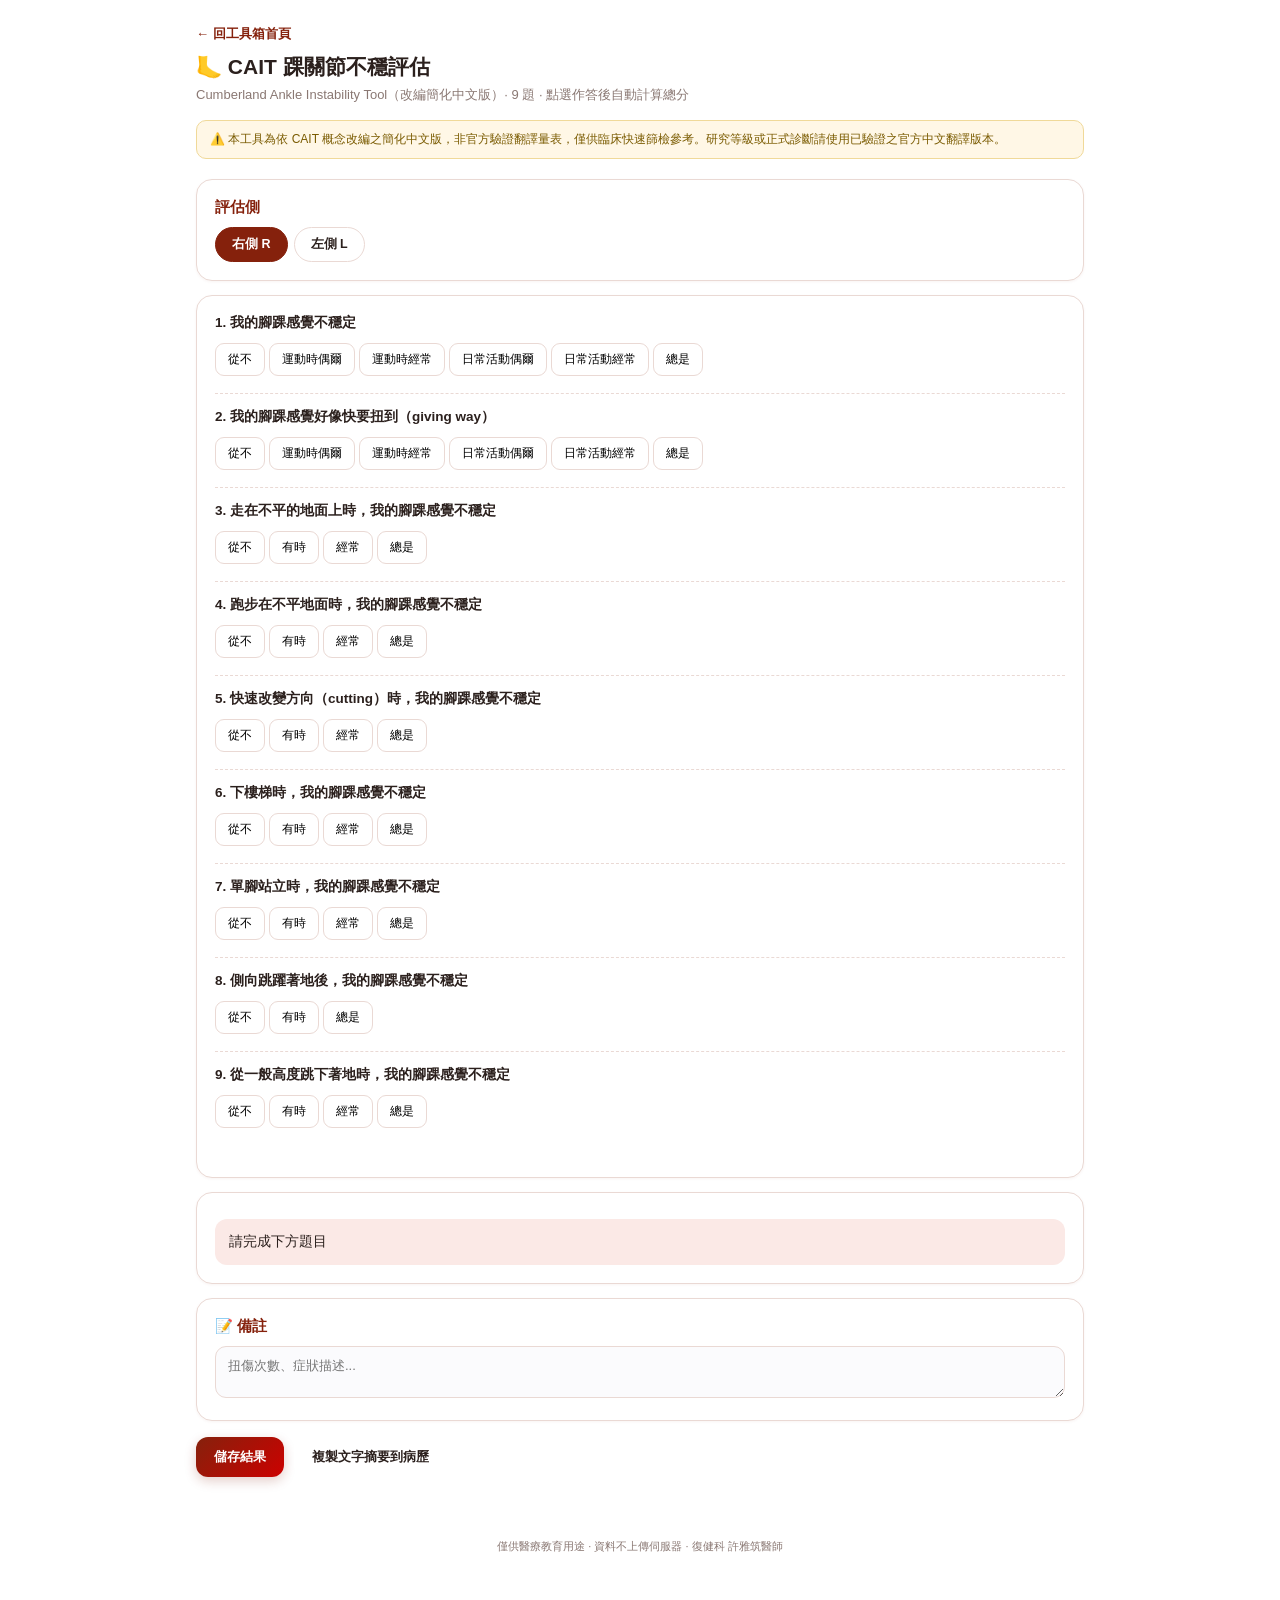
<file: cait-ankle-instability.html>
<!DOCTYPE html>
<html lang="zh-TW"><head><meta charset="UTF-8"><meta name="viewport" content="width=device-width, initial-scale=1.0">
<title>CAIT 踝關節不穩篩檢 | 復健科臨床工具</title>
<link rel="stylesheet" href="style.css">
<style>.opt-btn{border:1px solid var(--line);background:#fff;border-radius:9px;padding:7px 12px;font-size:12px;cursor:pointer;margin:3px 4px 3px 0;}
.opt-btn.active{background:var(--accent);color:#fff;border-color:var(--accent);}
.q-card{padding-bottom:14px;margin-bottom:14px;border-bottom:1px dashed var(--line);}
.q-card:last-child{border-bottom:none;}</style>
</head>
<body><div class="wrap">
<a class="back" href="index.html">← 回工具箱首頁</a>
<h1>🦶 CAIT 踝關節不穩評估</h1>
<div class="sub">Cumberland Ankle Instability Tool（改編簡化中文版）· 9 題 · 點選作答後自動計算總分</div>
<div class="disclaimer">⚠️ 本工具為依 CAIT 概念改編之簡化中文版，非官方驗證翻譯量表，僅供臨床快速篩檢參考。研究等級或正式診斷請使用已驗證之官方中文翻譯版本。</div>

<div class="card">
  <div class="section-title">評估側</div>
  <div class="badge-row" id="sideToggle">
    <button class="choice-btn active" data-side="R">右側 R</button>
    <button class="choice-btn" data-side="L">左側 L</button>
  </div>
</div>

<div class="card" id="qList"></div>

<div class="card">
  <div class="result-box" id="resultBox">請完成下方題目</div>
</div>

<div class="card">
  <div class="section-title">📝 備註</div>
  <textarea id="notes" placeholder="扭傷次數、症狀描述..."></textarea>
</div>

<div class="toolbar">
  <button class="action btn-primary" id="saveBtn">儲存結果</button>
  <button class="action btn-ghost" id="exportBtn">複製文字摘要到病歷</button>
</div>
<div class="saved-note" id="savedNote"></div>
<div class="card" style="display:none;" id="historyCard">
  <div class="section-title">🕓 歷史紀錄</div>
  <div id="historyList"></div>
</div>
<footer>僅供醫療教育用途 · 資料不上傳伺服器 · 復健科 許雅筑醫師</footer>
</div>

<script src="common.js"></script>
<script>
const STORE_KEY = "cait_score_v2";
// 9題，選項從「從不」(分數最高=最穩定) 到「總是」(分數最低=最不穩定)
const QUESTIONS = [
  {q:"我的腳踝感覺不穩定", opts:["從不","運動時偶爾","運動時經常","日常活動偶爾","日常活動經常","總是"]},
  {q:"我的腳踝感覺好像快要扭到（giving way）", opts:["從不","運動時偶爾","運動時經常","日常活動偶爾","日常活動經常","總是"]},
  {q:"走在不平的地面上時，我的腳踝感覺不穩定", opts:["從不","有時","經常","總是"]},
  {q:"跑步在不平地面時，我的腳踝感覺不穩定", opts:["從不","有時","經常","總是"]},
  {q:"快速改變方向（cutting）時，我的腳踝感覺不穩定", opts:["從不","有時","經常","總是"]},
  {q:"下樓梯時，我的腳踝感覺不穩定", opts:["從不","有時","經常","總是"]},
  {q:"單腳站立時，我的腳踝感覺不穩定", opts:["從不","有時","經常","總是"]},
  {q:"側向跳躍著地後，我的腳踝感覺不穩定", opts:["從不","有時","總是"]},
  {q:"從一般高度跳下著地時，我的腳踝感覺不穩定", opts:["從不","有時","經常","總是"]},
];
let currentSide = 'R';
let answers = {R:{}, L:{}};

function buildQuestions(){
  const c = document.getElementById('qList');
  c.innerHTML = QUESTIONS.map((q,i)=>`
    <div class="q-card">
      <div class="item-name">${i+1}. ${q.q}</div>
      <div style="margin-top:8px;" data-qi="${i}">
        ${q.opts.map((o,oi)=>{
          const score = (q.opts.length - 1 - oi); // 從不=最高分, 總是=0
          return `<button class="opt-btn" data-score="${score}">${o}</button>`;
        }).join('')}
      </div>
    </div>`).join('');
  c.querySelectorAll('[data-qi]').forEach(group=>{
    const qi = group.getAttribute('data-qi');
    group.querySelectorAll('.opt-btn').forEach(btn=>{
      btn.addEventListener('click', ()=>{
        answers[currentSide][qi] = parseInt(btn.getAttribute('data-score'));
        refreshActive();
        compute();
      });
    });
  });
}
function refreshActive(){
  document.querySelectorAll('[data-qi]').forEach(group=>{
    const qi = group.getAttribute('data-qi');
    const val = answers[currentSide][qi];
    group.querySelectorAll('.opt-btn').forEach(btn=>{
      btn.classList.toggle('active', val !== undefined && parseInt(btn.getAttribute('data-score'))===val);
    });
  });
}
document.getElementById('sideToggle').addEventListener('click', (e)=>{
  const btn = e.target.closest('button[data-side]');
  if(!btn) return;
  currentSide = btn.getAttribute('data-side');
  document.querySelectorAll('#sideToggle button').forEach(b=>b.classList.toggle('active', b===btn));
  refreshActive();
  compute();
});
function compute(){
  const ans = answers[currentSide];
  const answeredCount = Object.keys(ans).length;
  const box = document.getElementById('resultBox');
  if(answeredCount === 0){ box.innerHTML = '請完成下方題目'; return; }
  let rawSum = 0, rawMax = 0;
  QUESTIONS.forEach((q,i)=>{
    const maxScore = q.opts.length - 1;
    rawMax += maxScore;
    if(ans[i] !== undefined) rawSum += ans[i];
  });
  const scaled = (rawSum / rawMax) * 30; // 換算到 0-30 分尺度
  const unstable = scaled <= 27;
  box.innerHTML = `<div class="result-num">${scaled.toFixed(1)} / 30</div>
    <div>已作答 ${answeredCount}/9 題（換算分數）</div>
    <div style="margin-top:6px;">${unstable ? '<span class="tag red">提示功能性踝關節不穩（≤27分）</span>' : '<span class="tag green">分數正常範圍（>27分）</span>'}</div>`;
}
function summaryText(){
  const ans = answers[currentSide];
  const lines = [`CAIT 踝關節不穩評估摘要 - ${new Date().toLocaleString('zh-TW')}`, `評估側：${currentSide==='R'?'右側':'左側'}`];
  QUESTIONS.forEach((q,i)=>{
    if(ans[i] !== undefined){
      const maxScore = q.opts.length - 1;
      const optIndex = maxScore - ans[i];
      lines.push(`${i+1}. ${q.q}：${q.opts[optIndex]}`);
    }
  });
  lines.push('');
  lines.push(document.getElementById('resultBox').innerText.replace(/\n+/g,' / '));
  const notes = document.getElementById('notes').value.trim();
  if(notes) lines.push(`\n備註：${notes}`);
  return lines.join('\n');
}
buildQuestions();
document.getElementById('saveBtn').addEventListener('click', ()=>{
  rtSave(STORE_KEY, summaryText());
  rtFlash(document.getElementById('savedNote'), '已儲存到本機 ✓');
  rtRenderHistory(STORE_KEY, document.getElementById('historyList'));
});
document.getElementById('exportBtn').addEventListener('click', ()=>{
  rtCopy(summaryText(), document.getElementById('savedNote'));
});
rtRenderHistory(STORE_KEY, document.getElementById('historyList'));
</script>
</body></html>
</file>
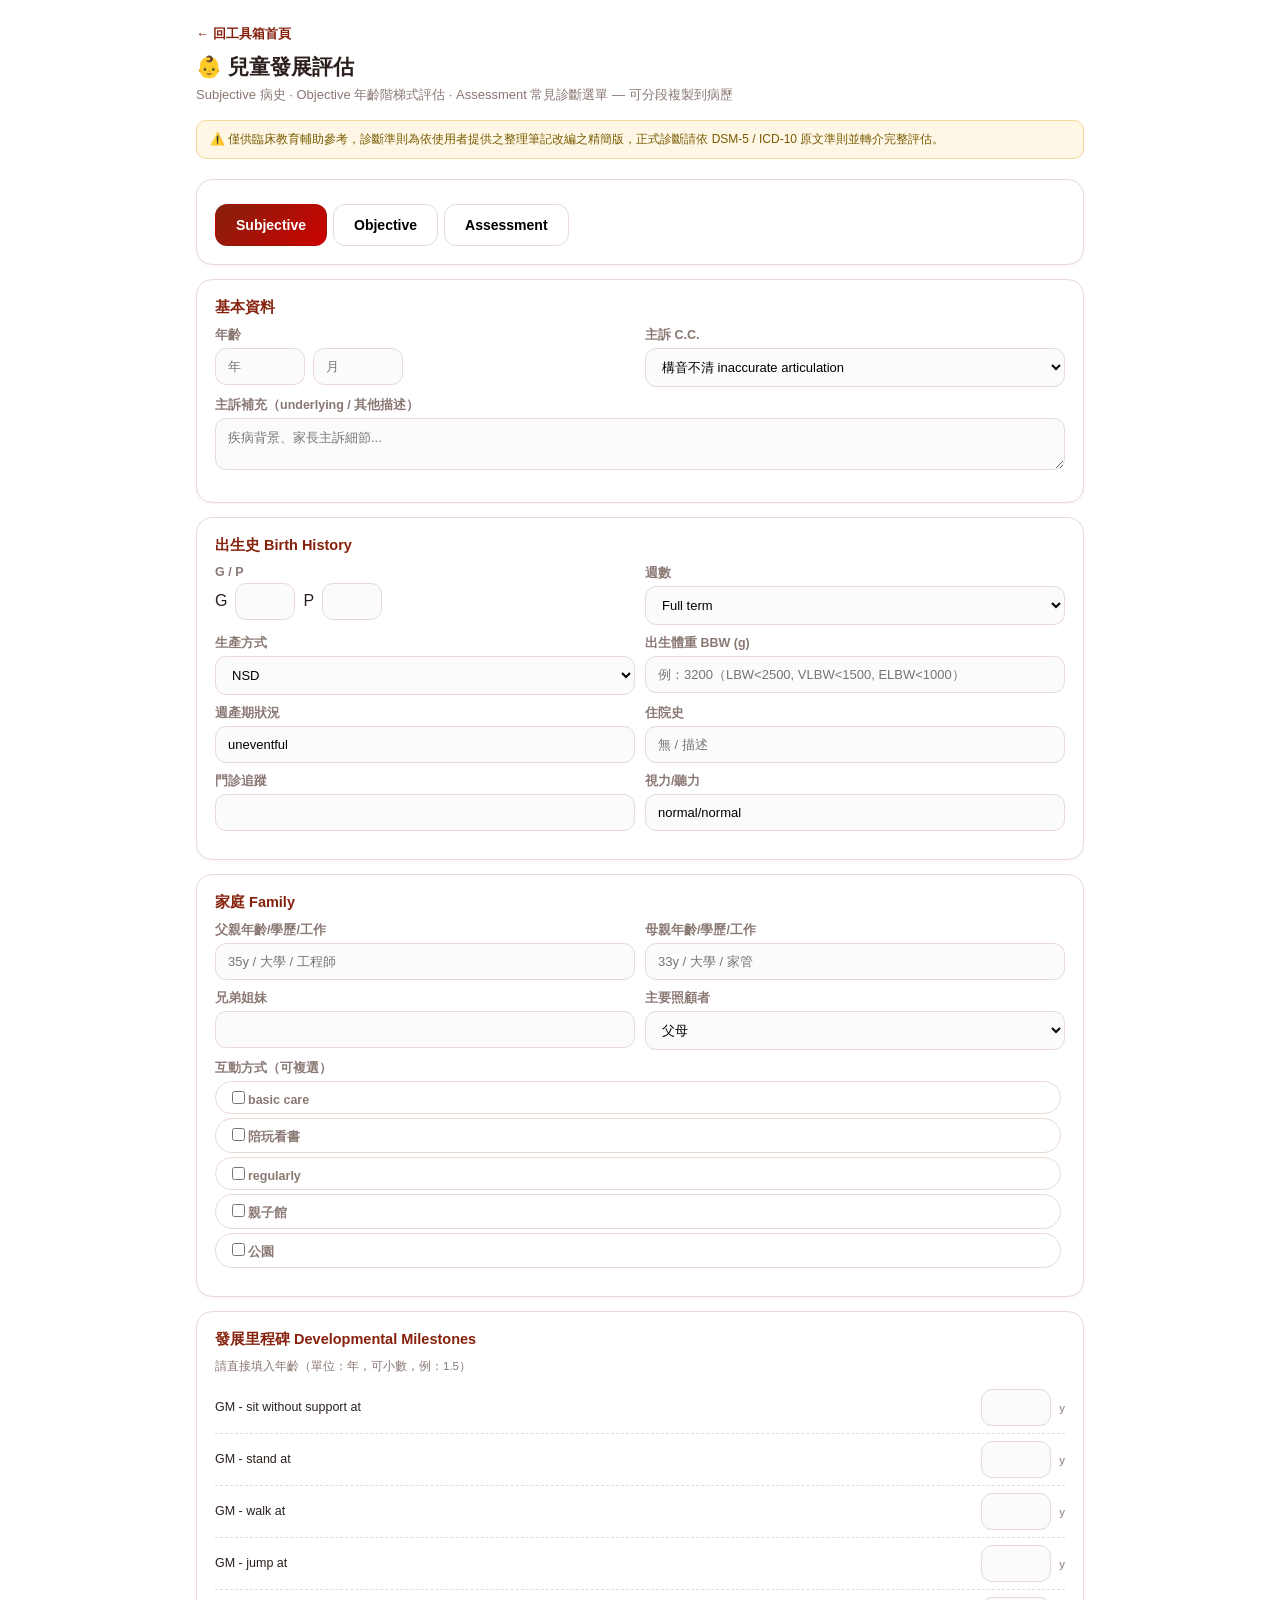
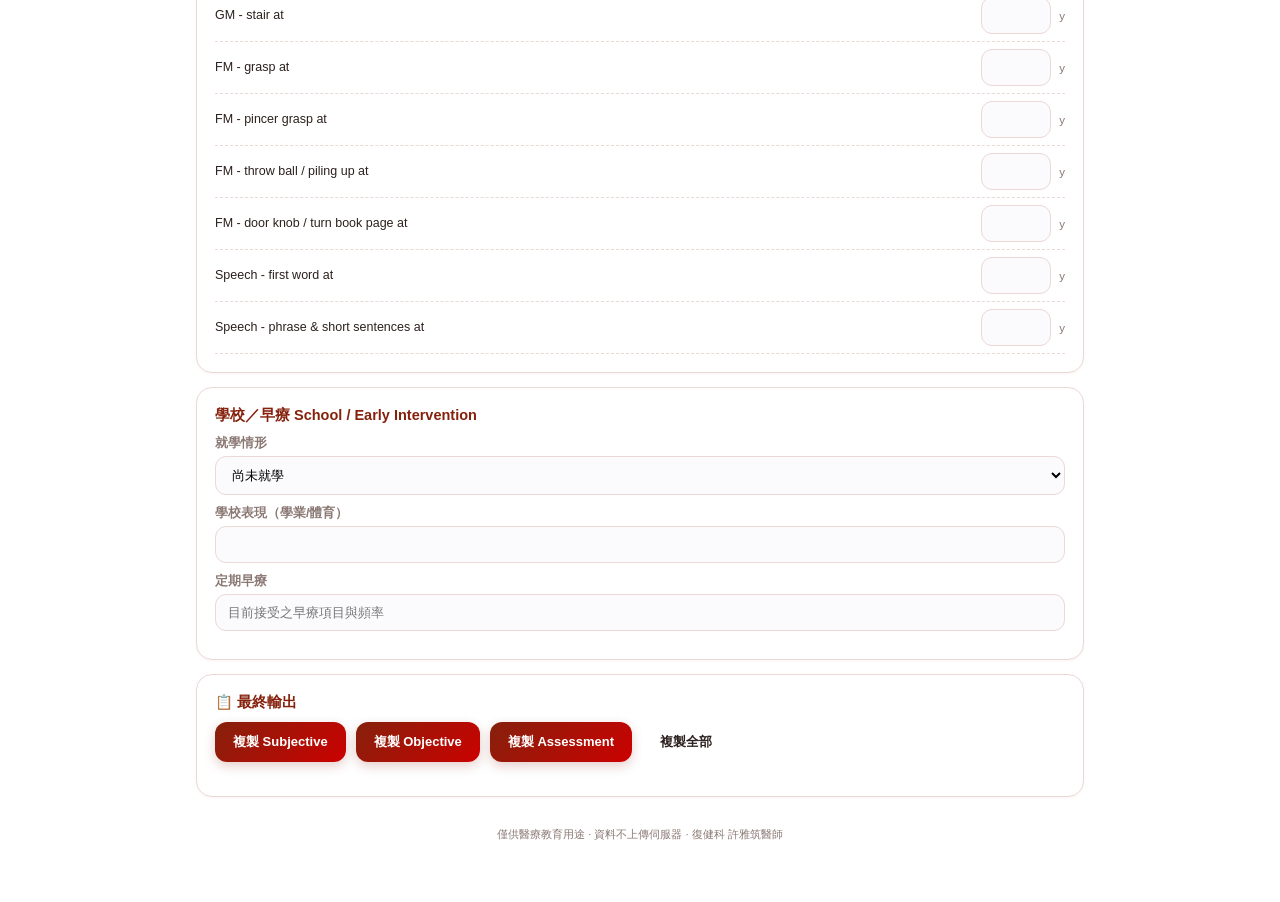
<file: child-development.html>
<!DOCTYPE html>
<html lang="zh-TW"><head><meta charset="UTF-8"><meta name="viewport" content="width=device-width, initial-scale=1.0">
<title>兒童發展評估 | 復健科臨床工具</title>
<link rel="stylesheet" href="style.css">
<style>
  .maintab{border:none;background:#fff;border:1px solid var(--line);border-radius:12px;padding:12px 20px;font-size:14px;font-weight:800;cursor:pointer;}
  .maintab.active{background:linear-gradient(135deg,var(--accent),var(--accent2));color:#fff;border-color:transparent;}
  .field-row{margin-bottom:10px;}
  .field-row label{font-size:12.5px;color:var(--sub);font-weight:600;display:block;margin-bottom:4px;}
  .ladder-item{background:var(--accent-light);border-radius:12px;padding:16px;text-align:center;}
  .ladder-item .age{font-size:12px;color:var(--accent2);font-weight:700;}
  .ladder-item .label{font-size:15px;font-weight:700;margin:6px 0;}
  .ladder-actions{display:flex;gap:10px;justify-content:center;margin-top:10px;}
  .pass-btn{background:var(--good);color:#fff;border:none;border-radius:10px;padding:9px 22px;font-weight:700;cursor:pointer;}
  .fail-btn{background:var(--bad);color:#fff;border:none;border-radius:10px;padding:9px 22px;font-weight:700;cursor:pointer;}
  .ladder-history{font-size:12px;color:var(--sub);margin-top:10px;}
  .ladder-history .hrow{display:flex;justify-content:space-between;padding:4px 0;border-bottom:1px dashed var(--line);}
  .domain-pill{border:1px solid var(--line);background:#fff;border-radius:20px;padding:7px 14px;font-size:12.5px;font-weight:700;cursor:pointer;}
  .domain-pill.active{background:var(--accent);color:#fff;border-color:var(--accent);}
  .domain-pill.done{border-color:var(--good);color:var(--good);}
  .dx-item{border:1px solid var(--line);border-radius:12px;padding:12px 14px;margin-bottom:8px;cursor:pointer;}
  .dx-item.selected{border-color:var(--accent);background:var(--accent-light);}
  .dx-code{font-size:11px;color:var(--accent2);font-weight:800;}
  .dx-detail{font-size:12px;color:var(--sub);margin-top:6px;line-height:1.7;display:none;}
  .dx-item.expanded .dx-detail{display:block;}
  .checklist-cat{font-weight:800;font-size:12.5px;color:var(--accent2);margin:12px 0 6px;}
  .checklist-cat .count{font-weight:600;color:var(--sub);font-size:11.5px;}
  .crit-item{display:flex;align-items:flex-start;gap:8px;padding:5px 0;font-size:12.5px;}
  .crit-item input{width:16px;height:16px;margin-top:2px;accent-color:var(--accent);flex-shrink:0;}
  .ms-grid{display:flex;align-items:center;gap:8px;padding:7px 0;border-bottom:1px dashed var(--line);}
  .ms-grid label{flex:1;font-size:12.5px;}
  .ms-grid input{width:70px;}
  .check-chip{display:inline-flex;align-items:center;gap:6px;border:1px solid var(--line);border-radius:18px;padding:6px 12px;font-size:12px;cursor:pointer;margin:3px 4px 3px 0;}
  .check-chip input{accent-color:var(--accent);}
</style>
</head>
<body><div class="wrap">
<a class="back" href="index.html">← 回工具箱首頁</a>
<h1>👶 兒童發展評估</h1>
<div class="sub">Subjective 病史 · Objective 年齡階梯式評估 · Assessment 常見診斷選單 — 可分段複製到病歷</div>
<div class="disclaimer">⚠️ 僅供臨床教育輔助參考，診斷準則為依使用者提供之整理筆記改編之精簡版，正式診斷請依 DSM-5 / ICD-10 原文準則並轉介完整評估。</div>

<div class="card">
  <div class="badge-row" id="mainTabs"></div>
</div>

<div id="subjectivePane"></div>
<div id="objectivePane" style="display:none;"></div>
<div id="assessmentPane" style="display:none;"></div>

<div class="card">
  <div class="section-title">📋 最終輸出</div>
  <div class="toolbar" style="margin:0;">
    <button class="action btn-primary" id="copyS">複製 Subjective</button>
    <button class="action btn-primary" id="copyO">複製 Objective</button>
    <button class="action btn-primary" id="copyA">複製 Assessment</button>
    <button class="action btn-ghost" id="copyAll">複製全部</button>
  </div>
  <div class="saved-note" id="savedNote"></div>
</div>
<footer>僅供醫療教育用途 · 資料不上傳伺服器 · 復健科 許雅筑醫師</footer>
</div>

<script src="common.js"></script>
<script>
/* ================= MAIN TABS ================= */
const MAIN_TABS = [{k:"s",label:"Subjective"},{k:"o",label:"Objective"},{k:"a",label:"Assessment"}];
let mainTab = 's';
function renderMainTabs(){
  document.getElementById('mainTabs').innerHTML = MAIN_TABS.map(t=>`<button class="maintab ${t.k===mainTab?'active':''}" data-k="${t.k}">${t.label}</button>`).join('');
  document.querySelectorAll('.maintab').forEach(b=>b.addEventListener('click', ()=>{
    mainTab = b.getAttribute('data-k'); renderMainTabs();
    document.getElementById('subjectivePane').style.display = mainTab==='s'?'block':'none';
    document.getElementById('objectivePane').style.display = mainTab==='o'?'block':'none';
    document.getElementById('assessmentPane').style.display = mainTab==='a'?'block':'none';
    if(mainTab==='o') initObjectiveAge();
  }));
}

/* ================= SUBJECTIVE ================= */
const sBox = document.getElementById('subjectivePane');
sBox.innerHTML = `
<div class="card">
  <div class="section-title">基本資料</div>
  <div class="grid2">
    <div class="field-row"><label>年齡</label>
      <div style="display:flex;gap:8px;">
        <input type="number" id="s_age_y" min="0" placeholder="年" style="width:90px;">
        <input type="number" id="s_age_m" min="0" max="11" placeholder="月" style="width:90px;">
      </div>
    </div>
    <div class="field-row"><label>主訴 C.C.</label>
      <select id="s_cc"><option>構音不清 inaccurate articulation</option><option>語言發展遲緩 Speech delay</option><option>動作發展遲緩</option><option>整體發展遲緩</option><option>其他</option></select>
    </div>
  </div>
  <div class="field-row"><label>主訴補充（underlying / 其他描述）</label><textarea id="s_cc_note" placeholder="疾病背景、家長主訴細節..."></textarea></div>
</div>
<div class="card">
  <div class="section-title">出生史 Birth History</div>
  <div class="grid2">
    <div class="field-row"><label>G / P</label>
      <div style="display:flex;gap:8px;align-items:center;">
        <span>G</span><input type="number" id="s_g" min="0" style="width:60px;">
        <span>P</span><input type="number" id="s_p" min="0" style="width:60px;">
      </div>
    </div>
    <div class="field-row"><label>週數</label>
      <select id="s_ga_type"><option value="full">Full term</option><option value="preterm">Preterm（填週數）</option></select>
      <input type="number" id="s_ga_week" placeholder="週數" style="margin-top:6px;display:none;">
    </div>
  </div>
  <div class="grid2">
    <div class="field-row"><label>生產方式</label>
      <select id="s_delivery_type"><option value="NSD">NSD</option><option value="CS">C/S</option></select>
      <input type="text" id="s_cs_reason" placeholder="C/S 原因" style="margin-top:6px;display:none;">
    </div>
    <div class="field-row"><label>出生體重 BBW (g)</label><input type="text" id="s_bbw" placeholder="例：3200（LBW<2500, VLBW<1500, ELBW<1000）"></div>
  </div>
  <div class="grid2">
    <div class="field-row"><label>週產期狀況</label><input type="text" id="s_perinatal" value="uneventful"></div>
    <div class="field-row"><label>住院史</label><input type="text" id="s_hosp" placeholder="無 / 描述"></div>
  </div>
  <div class="grid2">
    <div class="field-row"><label>門診追蹤</label><input type="text" id="s_opd" placeholder=""></div>
    <div class="field-row"><label>視力/聽力</label><input type="text" id="s_vh" value="normal/normal"></div>
  </div>
</div>
<div class="card">
  <div class="section-title">家庭 Family</div>
  <div class="grid2">
    <div class="field-row"><label>父親年齡/學歷/工作</label><input type="text" id="s_father" placeholder="35y / 大學 / 工程師"></div>
    <div class="field-row"><label>母親年齡/學歷/工作</label><input type="text" id="s_mother" placeholder="33y / 大學 / 家管"></div>
  </div>
  <div class="grid2">
    <div class="field-row"><label>兄弟姐妹</label><input type="text" id="s_sibling" placeholder=""></div>
    <div class="field-row"><label>主要照顧者</label>
      <select id="s_caregiver"><option>父母</option><option>保母（日間）</option><option>保母（夜間）</option><option>保母（24hr）</option><option>保母（上班日）</option><option>祖父母</option></select>
    </div>
  </div>
  <div class="field-row"><label>互動方式（可複選）</label>
    <div id="s_interaction_chips">
      ${["basic care","陪玩看書","regularly","親子館","公園"].map(o=>`<label class="check-chip"><input type="checkbox" value="${o}">${o}</label>`).join('')}
    </div>
  </div>
</div>
<div class="card">
  <div class="section-title">發展里程碑 Developmental Milestones</div>
  <div class="item-sub" style="margin-bottom:8px;">請直接填入年齡（單位：年，可小數，例：1.5）</div>
  <div class="ms-grid"><label>GM - sit without support at</label><input type="number" step="0.1" id="ms_sit"><span class="item-sub">y</span></div>
  <div class="ms-grid"><label>GM - stand at</label><input type="number" step="0.1" id="ms_stand"><span class="item-sub">y</span></div>
  <div class="ms-grid"><label>GM - walk at</label><input type="number" step="0.1" id="ms_walk"><span class="item-sub">y</span></div>
  <div class="ms-grid"><label>GM - jump at</label><input type="number" step="0.1" id="ms_jump"><span class="item-sub">y</span></div>
  <div class="ms-grid"><label>GM - stair at</label><input type="number" step="0.1" id="ms_stair"><span class="item-sub">y</span></div>
  <div class="ms-grid"><label>FM - grasp at</label><input type="number" step="0.1" id="ms_grasp"><span class="item-sub">y</span></div>
  <div class="ms-grid"><label>FM - pincer grasp at</label><input type="number" step="0.1" id="ms_pincer"><span class="item-sub">y</span></div>
  <div class="ms-grid"><label>FM - throw ball / piling up at</label><input type="number" step="0.1" id="ms_throw"><span class="item-sub">y</span></div>
  <div class="ms-grid"><label>FM - door knob / turn book page at</label><input type="number" step="0.1" id="ms_doorknob"><span class="item-sub">y</span></div>
  <div class="ms-grid"><label>Speech - first word at</label><input type="number" step="0.1" id="ms_firstword"><span class="item-sub">y</span></div>
  <div class="ms-grid"><label>Speech - phrase &amp; short sentences at</label><input type="number" step="0.1" id="ms_phrase"><span class="item-sub">y</span></div>
</div>
<div class="card">
  <div class="section-title">學校／早療 School / Early Intervention</div>
  <div class="field-row"><label>就學情形</label>
    <select id="s_school">
      <option>尚未就學</option><option>公托</option><option>私托</option><option>公幼</option><option>私幼</option>
      <option>國小普通班</option><option>國小特教班</option><option>巡迴輔導</option><option>資源班</option><option>融合班</option>
    </select>
  </div>
  <div class="field-row"><label>學校表現（學業/體育）</label><input type="text" id="s_school_perf" placeholder=""></div>
  <div class="field-row"><label>定期早療</label><input type="text" id="s_ei" placeholder="目前接受之早療項目與頻率"></div>
</div>
`;
document.getElementById('s_ga_type').addEventListener('change', e=>{
  document.getElementById('s_ga_week').style.display = e.target.value==='preterm' ? 'block':'none';
});
document.getElementById('s_delivery_type').addEventListener('change', e=>{
  document.getElementById('s_cs_reason').style.display = e.target.value==='CS' ? 'block':'none';
});
function getChildAgeMonthsFromSubjective(){
  const y = parseInt(document.getElementById('s_age_y').value)||0;
  const m = parseInt(document.getElementById('s_age_m').value)||0;
  return y*12+m;
}
function buildSubjectiveText(){
  const v = id => document.getElementById(id)?.value || '';
  const lines = [];
  lines.push(`# Subjective`);
  lines.push(`[年齡：${v('s_age_y')||0}y${v('s_age_m')||0}m], come with ${v('s_cc')}${v('s_cc_note')?'（'+v('s_cc_note')+'）':''}`);
  lines.push('');
  lines.push(`[Birth History]`);
  lines.push(`G${v('s_g')}P${v('s_p')}`);
  const gaType = document.getElementById('s_ga_type').value;
  lines.push(gaType==='full' ? 'Full term' : `Preterm, ${v('s_ga_week')}wk`);
  const delivery = document.getElementById('s_delivery_type').value;
  lines.push(delivery==='NSD' ? 'NSD' : `C/S（${v('s_cs_reason')}）`);
  lines.push(`BBW: ${v('s_bbw')}g`);
  lines.push(`Perinatal history: ${v('s_perinatal')}`);
  lines.push(`Hospitalization: ${v('s_hosp')}`);
  lines.push(`OPD follow-up: ${v('s_opd')}`);
  lines.push(`視力/聽力: ${v('s_vh')}`);
  lines.push('');
  lines.push(`[Family]`);
  lines.push(`Father: ${v('s_father')}`);
  lines.push(`Mother: ${v('s_mother')}`);
  lines.push(`兄弟姐妹: ${v('s_sibling')}`);
  lines.push(`Caregiver: ${v('s_caregiver')}`);
  const interactSel = Array.from(document.querySelectorAll('#s_interaction_chips input:checked')).map(o=>o.value).join(', ');
  lines.push(`如何帶: ${interactSel}`);
  lines.push('');
  lines.push(`[Developmental milestones]`);
  lines.push(`GM: sit without support at ${v('ms_sit')||'__'}y, stand at ${v('ms_stand')||'__'}y, walk at ${v('ms_walk')||'__'}y, jump at ${v('ms_jump')||'__'}y, stair at ${v('ms_stair')||'__'}y`);
  lines.push(`FM: grasp at ${v('ms_grasp')||'__'}y, pincer grasp at ${v('ms_pincer')||'__'}y, throw ball/piling up at ${v('ms_throw')||'__'}y, door knob/turn book page at ${v('ms_doorknob')||'__'}y`);
  lines.push(`Speech: first word at ${v('ms_firstword')||'__'}y, phrase & short sentences at ${v('ms_phrase')||'__'}y`);
  lines.push('');
  lines.push(`[School/early intervention]`);
  lines.push(`School: ${v('s_school')}`);
  lines.push(`School performance: ${v('s_school_perf')}`);
  lines.push(`Regular early intervention: ${v('s_ei')}`);
  return lines.join('\n');
}

/* ================= OBJECTIVE — 年齡階梯式評估 ================= */
const DOMAINS = {
  "Gross Motor": [
    {age:2,zh:"抬頭（俯臥）",en:"head up in prone"},{age:3.5,zh:"頭控穩定",en:"stable head control"},
    {age:4,zh:"手肘撐",en:"prone on elbows"},{age:4,zh:"翻一半/側翻",en:"roll to side"},
    {age:5,zh:"仰躺變趴姿",en:"roll back to tummy"},{age:6,zh:"手掌撐",en:"prone on hands"},
    {age:6,zh:"趴姿變仰躺",en:"roll tummy to back"},{age:7,zh:"坐姿手撐",en:"sit with hand support"},
    {age:7.5,zh:"手腳交替爬",en:"reciprocal crawling"},{age:8,zh:"坐得穩",en:"stable sitting"},
    {age:9,zh:"拉著坐到站",en:"pull to stand"},{age:10.5,zh:"扶站/扶走",en:"supported standing/cruising"},
    {age:13,zh:"獨立走",en:"walk independently"},{age:13.5,zh:"爬樓梯",en:"crawl up stairs"},
    {age:16.5,zh:"牽手上樓梯",en:"walk upstairs holding hand"},{age:18,zh:"獨立坐到站/蹲",en:"stand from sit/squat unsupported"},
    {age:21,zh:"扶手上下樓梯",en:"stairs up/down with rail"},{age:24,zh:"跑",en:"run"},
    {age:27,zh:"雙腳跳",en:"jump with both feet"},{age:36,zh:"樓梯不扶獨立上下",en:"stairs up/down without support"},
    {age:36,zh:"上樓梯跨階",en:"upstairs step-over-step"},{age:48,zh:"單腳站3秒/單腳跳2下",en:"stand on one foot 3s / hop x2"},
    {age:48,zh:"下樓梯跨階",en:"downstairs step-over-step"},{age:60,zh:"單腳站5-10秒/單腳跳5下",en:"stand on one foot 5-10s / hop x5"},
  ],
  "Fine Motor": [
    {age:2,zh:"手打開",en:"hand open"},{age:3,zh:"手到嘴/抓物搖晃",en:"hand to mouth / shake held object"},
    {age:6,zh:"整隻手掌撈",en:"raking grasp"},{age:9,zh:"拇指食指指腹夾",en:"crude pincer grasp"},
    {age:12,zh:"拇指食指指尖夾",en:"mature pincer grasp"},{age:15,zh:"手指抓食物入口",en:"finger feeding"},
    {age:15,zh:"手掌抓筆",en:"palmar grasp of pen"},{age:18,zh:"堆積木2個",en:"stack 2 blocks"},
    {age:18,zh:"塗鴉",en:"scribble"},{age:18,zh:"脫襪子",en:"take off socks"},
    {age:18,zh:"丟球（平推）",en:"throw ball (push)"},{age:20,zh:"完成簡單形狀板（3塊）",en:"3-piece form board"},
    {age:24,zh:"2塊拼圖",en:"2-piece puzzle"},{age:24,zh:"堆積木4-6個",en:"stack 4-6 blocks"},
    {age:24,zh:"畫直線",en:"draw a line"},{age:24,zh:"湯匙/杯子使用",en:"use spoon/cup"},
    {age:30,zh:"脫鬆緊褲",en:"take off loose pants"},{age:36,zh:"堆積木10個",en:"stack 10 blocks"},
    {age:36,zh:"畫圓",en:"copy circle"},{age:36,zh:"三/四點式握筆",en:"tripod/quadruped grasp (elbow/wrist movement)"},
    {age:36,zh:"穿褲子",en:"put on pants"},{age:48,zh:"畫十字",en:"copy cross"},
    {age:48,zh:"過肩丟球",en:"overhead throw"},{age:54,zh:"畫正方形",en:"copy square"},
    {age:54,zh:"接球",en:"catch ball"},{age:60,zh:"畫三角形或人",en:"copy triangle / draw a person"},
    {age:66,zh:"動態三點式握筆",en:"dynamic tripod grasp (finger movement)"},{age:72,zh:"畫菱形",en:"copy diamond"},
  ],
  "Language": [
    {age:2.5,zh:"咕咕聲",en:"cooing"},{age:5,zh:"牙牙學語",en:"babbling"},
    {age:9,zh:"以動作表達需求／理解「不」",en:"gestures for needs / understands \"no\""},
    {age:12,zh:"叫爸爸媽媽/對名字有反應",en:"says mama/papa / responds to name"},
    {age:15,zh:"用手指表達需求",en:"points for needs"},
    {age:18,zh:"5-10個單字/部分身體部位/簡單指令",en:"5-10 words / some body parts / simple commands"},
    {age:24,zh:"兩字詞/50個單字/單步驟指令",en:"two-word phrases / >50 words / one-step commands"},
    {age:30,zh:"使用代名詞（你我他）",en:"uses pronouns"},
    {age:36,zh:"簡單來回對話/說出名字年紀性別",en:"simple conversation / states name, age, sex"},
    {age:48,zh:"敘述事件/複述短故事",en:"reports events / retells short stories"},
    {age:60,zh:"完整敘述故事或圖片內容/簡單人際關係/數字",en:"tells stories/describes pictures in full sentences / relationships / numbers"},
  ],
  "Cognition": [
    {age:2,zh:"視覺追視",en:"visual pursuit"},{age:4,zh:"看著自己的手",en:"watches own hand"},
    {age:6,zh:"伸手抓玩具",en:"reaches for toys"},{age:5.5,zh:"部分遮住仍會找",en:"finds partially hidden object"},
    {age:7.5,zh:"玩躲貓貓",en:"plays peek-a-boo"},{age:10,zh:"物品移到B仍去A找",en:"A-not-B error"},
    {age:9,zh:"感覺動作式玩法",en:"sensorimotor play (shake/bang/throw)"},
    {age:10.5,zh:"容器玩法",en:"container play (in/out)"},
    {age:16.5,zh:"功能性玩法",en:"functional play (e.g. feed doll with spoon)"},
    {age:18,zh:"1個形狀配對",en:"matches 1 shape"},{age:20,zh:"3塊形狀板",en:"3-piece form board"},
    {age:21,zh:"簡單假扮遊戲",en:"simple pretend play (e.g. pretend phone call)"},
    {age:24,zh:"圖片/顏色配對",en:"matches pictures/colors"},{age:24,zh:"2塊拼圖",en:"2-piece puzzle"},
    {age:30,zh:"兩步驟指令",en:"two-step commands"},{age:30,zh:"象徵性遊戲",en:"symbolic play"},
    {age:36,zh:"認得一種顏色/大小概念",en:"knows one color / size concept"},
    {age:48,zh:"說出基本顏色/數到5/方向",en:"names basic colors / counts to 5 / directions"},
    {age:48,zh:"角色扮演遊戲",en:"role play (e.g. doctor/teacher)"},
    {age:60,zh:"說出數字名稱/數到10/說出日期/注意力10分鐘",en:"names digits / counts to 10 / states date / attention >10min"},
  ],
  "Psychosocial/Play": [
    {age:1,zh:"注視臉孔",en:"stares at face"},{age:3,zh:"對人微笑",en:"social smile"},
    {age:4,zh:"認得熟悉臉孔",en:"recognizes familiar face"},{age:5,zh:"拉玩具會抵抗",en:"resists toy being pulled away"},
    {age:6,zh:"笑出聲",en:"laughs aloud"},{age:6,zh:"認得家人",en:"recognizes family members"},
    {age:6.5,zh:"怕生/分離焦慮開始",en:"onset of stranger/separation anxiety"},
    {age:8,zh:"玩躲貓貓",en:"plays peek-a-boo"},{age:12,zh:"揮手再見",en:"waves bye-bye"},
    {age:12,zh:"模仿動作",en:"imitation"},{age:12,zh:"怕生（高峰）",en:"stranger anxiety (peak)"},
    {age:15,zh:"互動遊戲（擊掌）",en:"interactive play (high-five)"},
    {age:18,zh:"回應呼喚名字/簡單假扮/分享/搶玩具/照鏡子",en:"responds to name / simple pretend / shares / fights for toys / mirror play"},
    {age:24,zh:"模仿/較獨立有主見/對其他小孩有興趣",en:"imitation / more independent / interest in peers"},
    {age:24,zh:"獨自玩",en:"solitary play"},{age:24,zh:"與其他小孩有些分享",en:"some sharing with peers"},
    {age:36,zh:"角色扮演/輪流/關心他人/情緒更多",en:"role play / taking turns / concern for others / more emotions"},
    {age:36,zh:"平行遊戲",en:"parallel play"},{age:36,zh:"簡短團體遊戲",en:"brief group play"},
    {age:36,zh:"大小便訓練",en:"toilet training"},
    {age:48,zh:"簡單規則遊戲或角色扮演/能坐著上課/情緒穩定",en:"simple rule games or role play / sits for class / stable emotional control"},
    {age:48,zh:"合作遊戲",en:"cooperative play"},
    {age:60,zh:"規則遊戲/豐富角色扮演/輪流/注意力>10分鐘",en:"games with rules / rich role play / taking turns / attention >10min"},
  ],
  "構音 Articulation": [
    {age:36,zh:"ㄅㄇㄉㄋㄍㄏ（爸爸媽媽買蛋糕喝牛奶）",en:null},
    {age:48,zh:"ㄆㄊㄎㄌㄈㄐ（跑跑跳跳快樂飛機）",en:null},
    {age:54,zh:"ㄒㄑ（小企鵝）",en:null},{age:60,zh:"ㄗㄙ（早安禮拜三）",en:null},
    {age:66,zh:"ㄘ（草莓）",en:null},{age:72,zh:"ㄓㄔㄕㄖ（蜘蛛樹上吃肉肉）",en:null},
  ],
  "Speech": [
    {age:2,zh:"笑聲",en:"laugh sound"},{age:3,zh:"尖叫",en:"scream"},
    {age:5,zh:"轉頭看聲音來源",en:"turns to sound"},{age:6,zh:"發出母音聲",en:"makes vowel sounds"},
    {age:6,zh:"無意義疊音",en:"meaningless babble (ba/ma/da)"},{age:9,zh:"理解「不」",en:"understands \"no\""},
    {age:12,zh:"有意義使用爸媽/對名字有反應",en:"meaningful mama/papa / responds to name"},
  ],
  "Comprehension": [
    {age:18,zh:"聽懂至少1個五官部位/部分簡單指令",en:"understands ≥1 body part / some simple commands"},
    {age:24,zh:"聽懂yes/no問句/單步驟指令/指認至少一種圖卡",en:"understands yes/no questions / one-step commands / points to ≥1 picture"},
    {age:36,zh:"聽懂兩步驟指令",en:"understands two-step commands"},
    {age:48,zh:"聽懂三步驟以上指令",en:"understands ≥3-step commands"},
  ],
  "Expression": [
    {age:18,zh:"正確叫爸媽/說出10個字/能用手指比出需求",en:"correctly says mama/papa / >10 words / points for needs"},
    {age:24,zh:"指認圖片/哼兒歌/連詞短句",en:"points to pictures / hums nursery songs / short phrases"},
    {age:36,zh:"4-5詞句子/問問題/回答年齡性別名字/代名詞",en:"4-5 word sentences / asks questions / states age/sex/name / uses pronouns"},
    {age:48,zh:"完整句子/敘述部分故事/問為什麼",en:"complete sentences / partial story narration / asks \"why\""},
    {age:60,zh:"開放式問答/敘述完整故事",en:"open-ended Q&A / tells complete stories"},
  ],
};
Object.values(DOMAINS).forEach(arr=> arr.sort((a,b)=>a.age-b.age));

let childAgeMonths = null;
let domainState = {};
let currentDomain = Object.keys(DOMAINS)[0];

const oBox = document.getElementById('objectivePane');
oBox.innerHTML = `
<div class="card" id="ageSummaryCard">
  <div class="section-title">兒童年齡（承接 Subjective）</div>
  <div class="item-sub" id="ageSummaryText">尚未於 Subjective 填寫年齡</div>
  <button class="action btn-primary" style="margin-top:10px;" id="o_start">開始 / 重新整理評估（依年齡從相近項目起測）</button>
</div>
<div class="card" id="domainTabsCard" style="display:none;">
  <div class="section-title">領域</div>
  <div class="badge-row" id="domainTabs"></div>
</div>
<div class="card" id="ladderCard" style="display:none;"></div>
`;
function initObjectiveAge(){
  const m = getChildAgeMonthsFromSubjective();
  document.getElementById('ageSummaryText').textContent = m>0 ? `年齡：${ageLabel(m)}` : '尚未於 Subjective 填寫年齡';
}
document.getElementById('o_start').addEventListener('click', ()=>{
  childAgeMonths = getChildAgeMonthsFromSubjective();
  domainState = {};
  Object.keys(DOMAINS).forEach(d=>{
    const items = DOMAINS[d];
    let startIdx = items.findIndex(it=> it.age > childAgeMonths);
    if(startIdx === -1) startIdx = items.length-1;
    else if(startIdx>0) startIdx = startIdx-1;
    domainState[d] = {idx:startIdx, history:[]};
  });
  document.getElementById('domainTabsCard').style.display='block';
  document.getElementById('ladderCard').style.display='block';
  renderDomainTabs();
  renderLadder();
});
function renderDomainTabs(){
  const c = document.getElementById('domainTabs');
  c.innerHTML = Object.keys(DOMAINS).map(d=>{
    const done = domainState[d] && domainState[d].history.length>0;
    return `<button class="domain-pill ${d===currentDomain?'active':''} ${done?'done':''}" data-d="${d}">${d.split(' ')[0]}</button>`;
  }).join('');
  c.querySelectorAll('button').forEach(b=>b.addEventListener('click', ()=>{
    currentDomain = b.getAttribute('data-d'); renderDomainTabs(); renderLadder();
  }));
}
function renderLadder(){
  const items = DOMAINS[currentDomain];
  const st = domainState[currentDomain];
  const c = document.getElementById('ladderCard');
  const it = items[st.idx];
  let historyHtml = st.history.map(h=>`<div class="hrow"><span>${h.zh}（${ageLabel(h.age)}）</span><span class="${h.result==='pass'?'tag green':'tag red'}">${h.result==='pass'?'通過':'未通過'}</span></div>`).join('');
  c.innerHTML = `
    <div class="section-title">${currentDomain}<span class="pill" style="margin-left:8px;">小孩年齡：${ageLabel(childAgeMonths)}</span></div>
    <div class="ladder-item">
      <div class="age">對應年齡：${ageLabel(it.age)}</div>
      <div class="label">${it.zh}</div>
      <div class="ladder-actions">
        <button class="pass-btn" id="passBtn">✓ 通過</button>
        <button class="fail-btn" id="failBtn">✗ 未通過</button>
      </div>
    </div>
    <div class="ladder-history">${historyHtml || '<div class="item-sub">尚未開始測試</div>'}</div>
  `;
  document.getElementById('passBtn').addEventListener('click', ()=>{
    st.history.push({...it, result:'pass'});
    if(st.idx < items.length-1){ st.idx++; renderLadder(); }
    else { renderLadderEnd(); }
    renderDomainTabs();
  });
  document.getElementById('failBtn').addEventListener('click', ()=>{
    st.history.push({...it, result:'fail'});
    if(st.idx > 0){ st.idx--; renderLadder(); }
    else { renderLadderEnd(); }
    renderDomainTabs();
  });
}
function renderLadderEnd(){
  const c = document.getElementById('ladderCard');
  const st = domainState[currentDomain];
  let historyHtml = st.history.map(h=>`<div class="hrow"><span>${h.zh}（${ageLabel(h.age)}）</span><span class="${h.result==='pass'?'tag green':'tag red'}">${h.result==='pass'?'通過':'未通過'}</span></div>`).join('');
  c.innerHTML = `<div class="section-title">${currentDomain}</div><div class="result-box">已測完該領域所有項目</div><div class="ladder-history">${historyHtml}</div>`;
}
function ageLabel(m){
  if(m===null||m===undefined) return '-';
  if(m<24) return `${m}個月`;
  return `${(m/12).toFixed(1)}歲`;
}
function buildObjectiveText(){
  if(childAgeMonths===null) return '(Objective assessment not yet performed)';
  const lines = [`# Objective`, `Age: ${ageLabel(childAgeMonths)}`, ''];
  Object.keys(DOMAINS).forEach(d=>{
    const st = domainState[d];
    if(!st || st.history.length===0) return;
    lines.push(`[${d}]`);
    const isArt = d.includes('構音');
    st.history.forEach(h=>{
      const desc = isArt ? h.zh : (h.en || h.zh);
      lines.push(`${desc}: ${h.result==='pass'?'Pass':'Failed'}`);
    });
    lines.push('');
  });
  return lines.join('\n');
}

/* ================= ASSESSMENT ================= */
const ASD_CRITERIA = {
  "Social communication and social interaction": [
    "social approach（比較喜歡自己玩）","back-and-forth conversation（無）","sharing of interest and emotion 分享興趣和情感",
    "initiate social interactions or group play 發起社交互動或小組遊戲","integrated verbal and nonverbal communication 融合口頭和非口頭交流",
    "eye contact 目光接觸","instrumental gestures 工具性手勢","facial expression 臉部表情",
    "adjusting behaviors to suit various social contexts 調整行為以適應各種社會背景","imaginative play 富有想像力的遊戲",
    "sharing behaviors 分享","spontaneous imitation of actions 自發模仿","offering comfort 提供關心","interest in peers 對同儕的興趣",
  ],
  "Restricted, repetitive behaviors and interests": [
    "motor stereotypes 刻板動作","lining up toys 排列玩具","echolalia 仿說","distress in small changes 無法承受小變化",
    "rigid thinking 僵化的思考","rituals 儀式","inflexible adherence to routines 遵照慣例","unusual attachment to objects 對物體的異常執著",
    "toe walking 墊腳走路","restricted and fixated interests 興趣有限但極強","hyperreactive to sensory input 對感官輸入反應過度",
    "hyporeactive to sensory input 會自我刺激",
  ],
};
const ADHD_CRITERIA = {
  "Inattention（需 ≥7/9，持續至少六個月）": [
    "注意力散渙 (Task inattention)：難以長時間維持專注力","聽而不聞 (Appears not to listen)：當面講話時像在發呆或神遊",
    "組織困難 (Difficulty organising tasks)：難以安排工作優先順序","逃避心力任務 (Avoids sustained mental effort)：對需長時間動腦任務抗拒或拖延",
    "弄丟東西 (Often loses things necessary for tasks)","容易分心 (Easily distracted)","健忘 (Often forgetful)",
    "粗心大意 (Overlooks details)","無法完成任務 (Fails to finish tasks)",
  ],
  "Hyperactivity-Impulsivity（需 ≥6/9，持續至少六個月）": [
    "手腳躁動 (Fidgeting)：在座位上扭動","擅離座位 (Leaves seat)：在教室經常離開位置","不當跑跳 (Running/Climbing)：在不適當場合過度跑跳",
    "無法安靜 (Unable to play quietly)：難以安靜參與遊戲，干擾他人","像裝了馬達 (On the go / Driven by a motor)：持續地活動",
    "說話過多 (Talking excessively)","脫口而出 (Blurts out answer)：問題還沒說完就搶答","難以等待 (Difficulty waiting turn)：難以排隊或輪流",
    "打斷或侵擾 (Interrupts or intrudes)：打斷他人對話或強行加入遊戲",
  ],
};
const DIAGNOSES = [
  {code:"F70-F79", name:"Intellectual Developmental Disorder 智能發展障礙", detail:"依IQ分級：F70輕度(50-55~70) / F71中度(35-40~50-55) / F72重度(20-25~35-40) / F73極重度(<20-25) / F78其他 / F79未明示。需IQ<70且日常功能/社交受影響(adaptive behavior)，發病在22歲以下(AAIDD)或18歲以下(DSM-5/ICD-10)。"},
  {code:"F88（暫時性）", name:"Global Developmental Delay 全面性發展遲緩", detail:"限5歲以下使用之暫時性診斷。需至少兩個領域遲緩：粗大/精細動作、語言與溝通、認知能力、社交與情緒能力、日常生活活動(ADL)。"},
  {code:"F80.9", name:"Developmental Language Disorder (DLD) 發展性語言障礙", detail:"3歲前稱Late talker（70-80%會於4歲前追趕上）；3歲後且持續存在稱DLD，語言分水嶺為4歲。需造成功能性障礙，且非由腦傷、失聰、缺乏語言暴露、IDD或ASD解釋。"},
  {code:"F80.0", name:"Speech Sound Disorder 構音障礙", detail:"4歲是重要分水嶺（90-100%說話內容應可被聽懂），8歲為語音成熟界線。需排除聽力受損、唇顎裂、口腔動作問題、智力顯著低於心理年齡、腦性麻痺/腦傷、遺傳、環境因素。"},
  {code:"F80.81", name:"Childhood Onset Fluency Disorder 口吃", detail:"說話流暢度與節奏擾亂，通常2-7歲間出現。需與發育性不流暢(2-3.5歲)區別。持續>6個月且有阻斷/過度用力則較可能為流暢障礙。75-80%於青春期前自行痊癒。"},
  {code:"F80.82", name:"Social (Pragmatic) Communication Disorder 社交語用溝通障礙", detail:"社交、情境切換、溝通規則、推論理解困難。需排除聽力受損、神經系統疾病、IDD、ASD（區別在於有無侷限重複行為/興趣）。通常學齡才做診斷。"},
  {code:"F84.0", name:"Autism Spectrum Disorder 自閉症類群障礙", detail:"2歲可診斷（3-5歲入園後為診斷高峰）。需跨情境固著且有嚴重度。篩檢：M-CHAT-R/F、SCQ；診斷：ADOS-2、ADI-R；嚴重度：CARS-2、SRS-2。", checklist:ASD_CRITERIA},
  {code:"F90", name:"Attention-Deficit Hyperactivity Disorder 注意力不足過動症", detail:"4歲後才診斷；症狀需於12歲前出現；17歲以上診斷條件降低。評估工具：SNAP-IV、CPT、WISC-V。", checklist:ADHD_CRITERIA},
  {code:"F81.0", name:"閱讀障礙 Dyslexia", detail:"學齡發生、持續且影響學業/日常生活。需排除認知障礙、視聽知覺障礙、神經疾患、環境不利因素、智能障礙。"},
  {code:"F81.81", name:"書寫障礙 Dysgraphia", detail:"同SLD排除條件，影響書寫/拼字之特定學習障礙。"},
  {code:"F81.2", name:"算術障礙 Dyscalculia", detail:"同SLD排除條件，影響數學/算術能力之特定學習障礙。"},
  {code:"F82", name:"Developmental Coordination Disorder 發展性協調障礙", detail:"需排除認知與神經系統器質性疾病。影響日常生活或學習。4歲以上才診斷。"},
  {code:"F98", name:"Stereotyped Movement Disorder 刻板動作障礙", detail:"重複、看似驅動性、無功能性的動作行為，需影響日常功能或造成自傷風險，並排除其他神經/精神疾病解釋。"},
  {code:"F95", name:"Tic Disorder / Tourette's Disorder 妥瑞氏症/抽動障礙", detail:"不自主、突發、快速、重複的動作或聲音抽動，需符合病程與多樣性條件，排除其他物質或疾病造成。"},
  {code:"F88 / F89", name:"其他/未明示神經發展障礙", detail:"F88: 三項以下領域遲緩或廣泛說不清楚、尚未完整評估(workup)。F89: 四項領域皆遲緩。"},
];
let selectedDx = new Set();
let critState = {};
const aBox = document.getElementById('assessmentPane');
aBox.innerHTML = `
<div class="card">
  <div class="section-title">常見診斷選單（點選展開內容；ASD/ADHD可勾選細項）</div>
  <div id="dxList"></div>
</div>
<div class="card">
  <div class="section-title">📑 台灣官方檢核工具連結</div>
  <div class="badge-row">
    <a class="choice-btn" href="https://health.gov.taipei/News_Content.aspx?n=890BB287E6A590F0&sms=FEDD3204A66CD37D&s=341720F573D7CFC9" target="_blank">臺北市學齡前兒童發展檢核表</a>
    <a class="choice-btn" href="https://www.hpa.gov.tw/Pages/List.aspx?nodeid=4821" target="_blank">國健署兒童發展篩檢</a>
  </div>
</div>
<div class="card">
  <div class="section-title">📝 Assessment 補充說明</div>
  <textarea id="a_notes" placeholder="額外評估意見、轉介計畫..."></textarea>
</div>
`;
function renderDxList(){
  const c = document.getElementById('dxList');
  c.innerHTML = DIAGNOSES.map((d,i)=>{
    if(!critState[i]) critState[i] = {};
    let checklistHtml = '';
    if(d.checklist){
      checklistHtml = Object.entries(d.checklist).map(([cat, items])=>{
        if(!critState[i][cat]) critState[i][cat] = new Set();
        const count = critState[i][cat].size;
        return `<div class="checklist-cat">${cat} <span class="count">(已選 ${count}/${items.length})</span></div>` +
          items.map((item,ii)=>`
            <label class="crit-item">
              <input type="checkbox" data-dx="${i}" data-cat="${cat}" data-item="${ii}" ${critState[i][cat].has(ii)?'checked':''}>
              <span>${item}</span>
            </label>`).join('');
      }).join('');
    }
    return `
    <div class="dx-item ${selectedDx.has(i)?'selected':''}" data-i="${i}">
      <div style="display:flex;justify-content:space-between;align-items:center;">
        <div><span class="dx-code">${d.code}</span><div class="item-name">${d.name}</div></div>
        <input type="checkbox" ${selectedDx.has(i)?'checked':''} data-cb="${i}" style="width:18px;height:18px;accent-color:var(--accent);">
      </div>
      <div class="dx-detail">${d.detail}${checklistHtml}</div>
    </div>`;
  }).join('');
  c.querySelectorAll('.dx-item').forEach(el=>{
    el.addEventListener('click', (e)=>{
      if(e.target.matches('input')) return;
      el.classList.toggle('expanded');
    });
  });
  c.querySelectorAll('input[data-cb]').forEach(cb=>{
    cb.addEventListener('click', (e)=>{
      e.stopPropagation();
      const i = parseInt(cb.getAttribute('data-cb'));
      if(cb.checked) selectedDx.add(i); else selectedDx.delete(i);
      renderDxList();
    });
  });
  c.querySelectorAll('input[data-item]').forEach(cb=>{
    cb.addEventListener('click', (e)=>{
      e.stopPropagation();
      const i = parseInt(cb.getAttribute('data-dx'));
      const cat = cb.getAttribute('data-cat');
      const ii = parseInt(cb.getAttribute('data-item'));
      if(cb.checked) critState[i][cat].add(ii); else critState[i][cat].delete(ii);
      renderDxList();
      document.querySelectorAll('.dx-item')[i].classList.add('expanded');
    });
  });
}
renderDxList();
function buildAssessmentText(){
  const lines = [`# Assessment`];
  if(selectedDx.size===0){ lines.push('(No diagnosis selected)'); }
  Array.from(selectedDx).sort((a,b)=>a-b).forEach(i=>{
    const d = DIAGNOSES[i];
    lines.push(`${d.code} ${d.name}`);
    if(d.checklist){
      Object.entries(d.checklist).forEach(([cat, items])=>{
        const sel = critState[i] && critState[i][cat] ? Array.from(critState[i][cat]).sort((a,b)=>a-b) : [];
        if(sel.length>0){
          lines.push(`  - ${cat}: ${sel.length}/${items.length}`);
          sel.forEach(ii=> lines.push(`    • ${items[ii]}`));
        }
      });
    }
  });
  const notes = document.getElementById('a_notes').value.trim();
  if(notes) lines.push(`\nNote: ${notes}`);
  return lines.join('\n');
}

/* ================= COPY BUTTONS ================= */
document.getElementById('copyS').addEventListener('click', ()=> rtCopy(buildSubjectiveText(), document.getElementById('savedNote')));
document.getElementById('copyO').addEventListener('click', ()=> rtCopy(buildObjectiveText(), document.getElementById('savedNote')));
document.getElementById('copyA').addEventListener('click', ()=> rtCopy(buildAssessmentText(), document.getElementById('savedNote')));
document.getElementById('copyAll').addEventListener('click', ()=> rtCopy([buildSubjectiveText(), buildObjectiveText(), buildAssessmentText()].join('\n\n'), document.getElementById('savedNote')));

renderMainTabs();
</script>
</body></html>
</file>
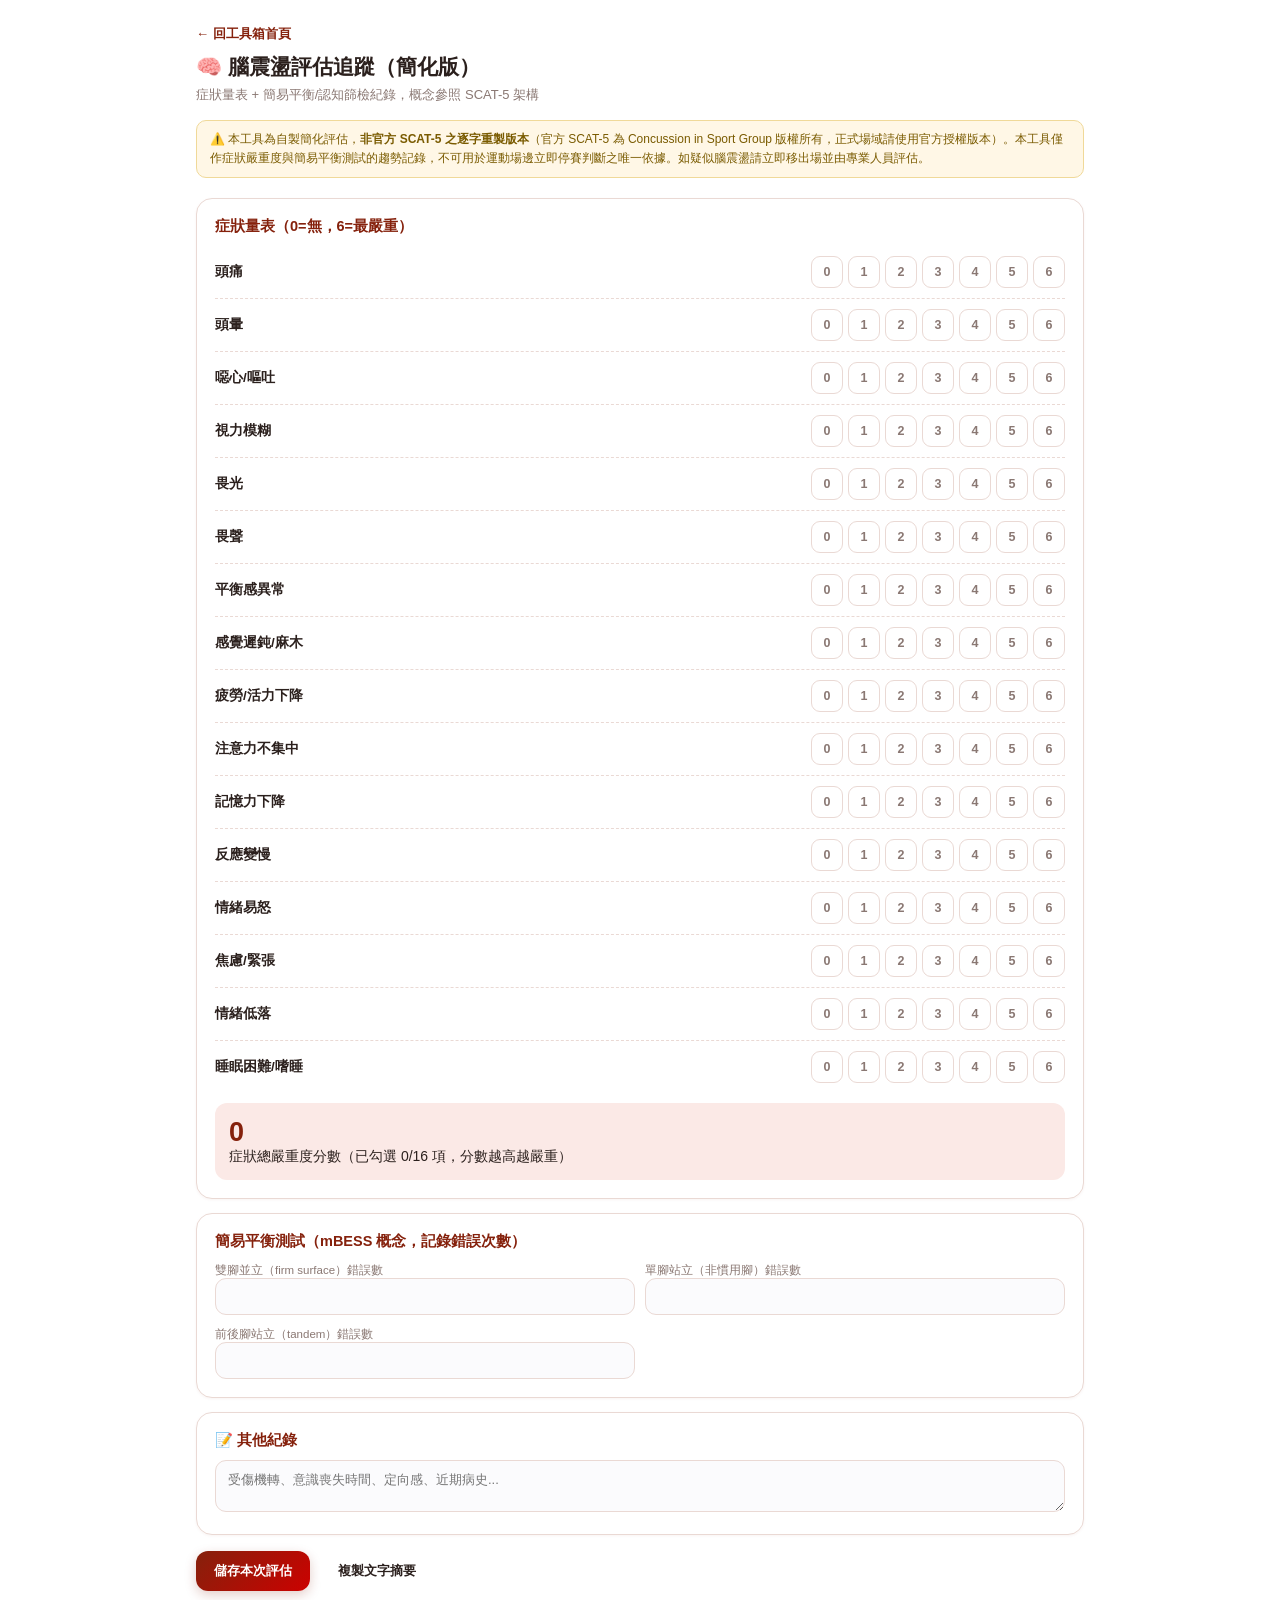
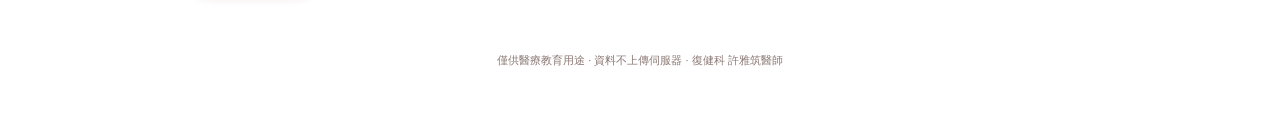
<file: concussion-track.html>
<!DOCTYPE html>
<html lang="zh-TW"><head><meta charset="UTF-8"><meta name="viewport" content="width=device-width, initial-scale=1.0">
<title>腦震盪評估追蹤 | 復健科臨床工具</title>
<link rel="stylesheet" href="style.css"></head>
<body><div class="wrap">
<a class="back" href="index.html">← 回工具箱首頁</a>
<h1>🧠 腦震盪評估追蹤（簡化版）</h1>
<div class="sub">症狀量表 + 簡易平衡/認知篩檢紀錄，概念參照 SCAT-5 架構</div>
<div class="disclaimer">⚠️ 本工具為自製簡化評估，<b>非官方 SCAT-5 之逐字重製版本</b>（官方 SCAT-5 為 Concussion in Sport Group 版權所有，正式場域請使用官方授權版本）。本工具僅作症狀嚴重度與簡易平衡測試的趨勢記錄，不可用於運動場邊立即停賽判斷之唯一依據。如疑似腦震盪請立即移出場並由專業人員評估。</div>

<div class="card">
  <div class="section-title">症狀量表（0=無，6=最嚴重）</div>
  <div id="symptomList"></div>
  <div class="result-box" style="margin-top:10px;" id="symptomResult"></div>
</div>

<div class="card">
  <div class="section-title">簡易平衡測試（mBESS 概念，記錄錯誤次數）</div>
  <div class="grid2">
    <div><div class="item-sub">雙腳並立（firm surface）錯誤數</div><input type="number" id="bess1" min="0"></div>
    <div><div class="item-sub">單腳站立（非慣用腳）錯誤數</div><input type="number" id="bess2" min="0"></div>
    <div><div class="item-sub">前後腳站立（tandem）錯誤數</div><input type="number" id="bess3" min="0"></div>
  </div>
</div>

<div class="card">
  <div class="section-title">📝 其他紀錄</div>
  <textarea id="notes" placeholder="受傷機轉、意識喪失時間、定向感、近期病史..."></textarea>
</div>

<div class="toolbar">
  <button class="action btn-primary" id="saveBtn">儲存本次評估</button>
  <button class="action btn-ghost" id="exportBtn">複製文字摘要</button>
</div>
<div class="saved-note" id="savedNote"></div>

<div class="card" style="display:none;" id="historyCard">
  <div class="section-title">🕓 歷史紀錄（可追蹤恢復趨勢）</div>
  <div id="historyList"></div>
</div>
<footer>僅供醫療教育用途 · 資料不上傳伺服器 · 復健科 許雅筑醫師</footer>
</div>

<script src="common.js"></script>
<script>
const STORE_KEY = "concussion_track_v1";
const SYMPTOMS = ["頭痛","頭暈","噁心/嘔吐","視力模糊","畏光","畏聲","平衡感異常","感覺遲鈍/麻木","疲勞/活力下降","注意力不集中","記憶力下降","反應變慢","情緒易怒","焦慮/緊張","情緒低落","睡眠困難/嗜睡"];

function buildSymptoms(){
  const c = document.getElementById('symptomList');
  c.innerHTML = SYMPTOMS.map((s,i)=>`
    <div class="row">
      <div class="item-name">${s}</div>
      <div class="scores" data-i="${i}">${[0,1,2,3,4,5,6].map(v=>`<button class="scbtn" data-v="${v}">${v}</button>`).join('')}</div>
    </div>`).join('');
  c.querySelectorAll('.scores').forEach(group=>{
    group.querySelectorAll('.scbtn').forEach(btn=>{
      btn.addEventListener('click', ()=>{
        group.querySelectorAll('.scbtn').forEach(b=>b.classList.remove('active'));
        btn.classList.add('active');
        computeSymptom();
      });
    });
  });
}

function computeSymptom(){
  let total = 0, count = 0;
  document.querySelectorAll('.scores').forEach(group=>{
    const active = group.querySelector('.scbtn.active');
    if(active){ total += parseInt(active.getAttribute('data-v')); count++; }
  });
  document.getElementById('symptomResult').innerHTML =
    `<div class="result-num">${total}</div><div>症狀總嚴重度分數（已勾選 ${count}/${SYMPTOMS.length} 項，分數越高越嚴重）</div>`;
}

function summaryText(){
  const lines = [`腦震盪評估摘要 - ${new Date().toLocaleString('zh-TW')}`];
  document.querySelectorAll('.scores').forEach(group=>{
    const i = group.getAttribute('data-i');
    const active = group.querySelector('.scbtn.active');
    if(active) lines.push(`${SYMPTOMS[i]}：${active.getAttribute('data-v')}`);
  });
  lines.push(document.getElementById('symptomResult').innerText.replace('\n',' / '));
  const b1 = document.getElementById('bess1').value, b2 = document.getElementById('bess2').value, b3 = document.getElementById('bess3').value;
  lines.push(`\n平衡測試錯誤數：並立 ${b1||'-'} / 單腳 ${b2||'-'} / 前後腳 ${b3||'-'}`);
  const notes = document.getElementById('notes').value.trim();
  if(notes) lines.push(`\n備註：${notes}`);
  return lines.join('\n');
}

buildSymptoms();
computeSymptom();

document.getElementById('saveBtn').addEventListener('click', ()=>{
  rtSave(STORE_KEY, summaryText());
  rtFlash(document.getElementById('savedNote'), '已儲存到本機 ✓');
  rtRenderHistory(STORE_KEY, document.getElementById('historyList'));
});
document.getElementById('exportBtn').addEventListener('click', ()=>{
  rtCopy(summaryText(), document.getElementById('savedNote'));
});
rtRenderHistory(STORE_KEY, document.getElementById('historyList'));
</script>
</body></html>
</file>
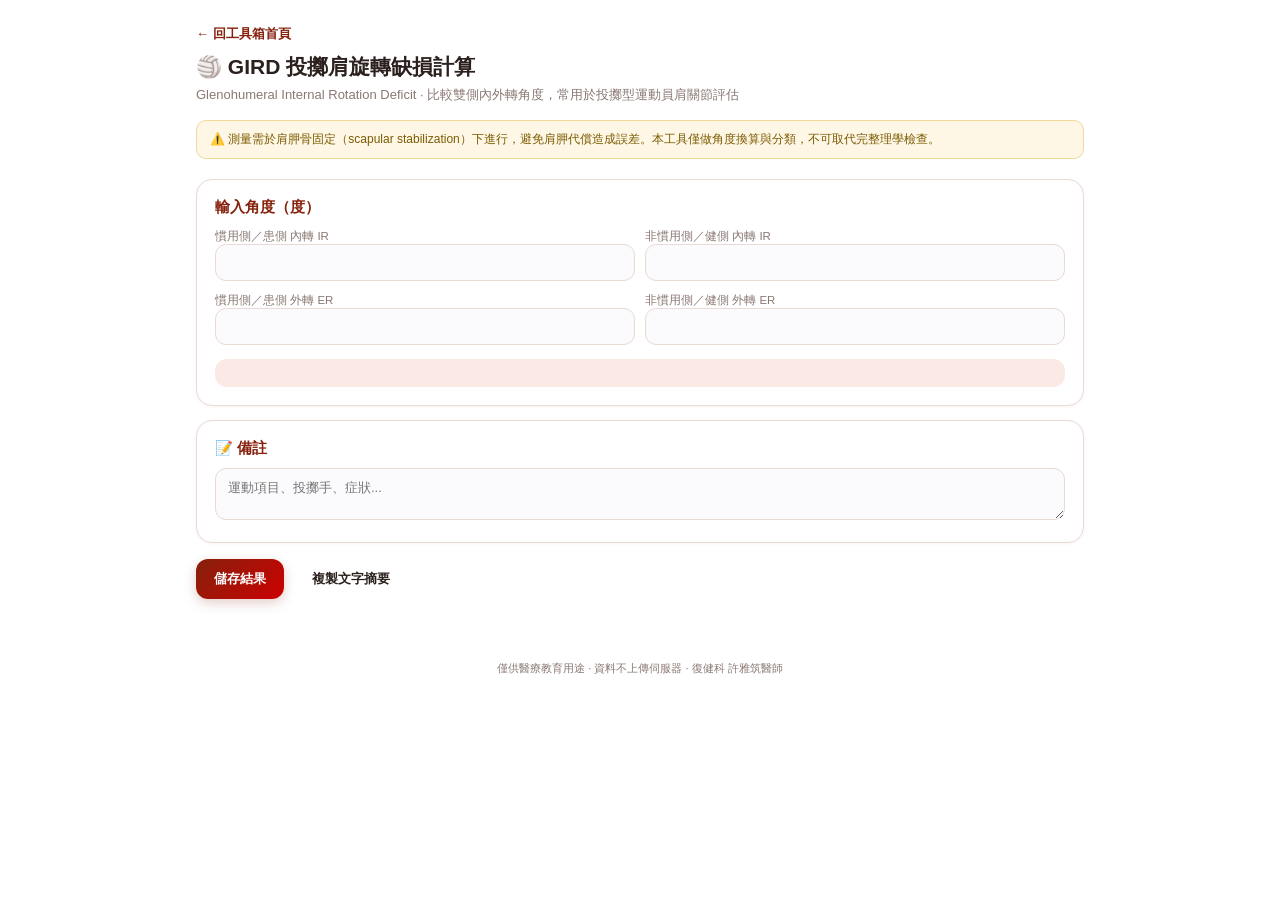
<file: gird-shoulder.html>
<!DOCTYPE html>
<html lang="zh-TW"><head><meta charset="UTF-8"><meta name="viewport" content="width=device-width, initial-scale=1.0">
<title>GIRD 肩旋轉缺損計算 | 復健科臨床工具</title>
<link rel="stylesheet" href="style.css"></head>
<body><div class="wrap">
<a class="back" href="index.html">← 回工具箱首頁</a>
<h1>🏐 GIRD 投擲肩旋轉缺損計算</h1>
<div class="sub">Glenohumeral Internal Rotation Deficit · 比較雙側內外轉角度，常用於投擲型運動員肩關節評估</div>
<div class="disclaimer">⚠️ 測量需於肩胛骨固定（scapular stabilization）下進行，避免肩胛代償造成誤差。本工具僅做角度換算與分類，不可取代完整理學檢查。</div>

<div class="card">
  <div class="section-title">輸入角度（度）</div>
  <div class="grid2">
    <div><div class="item-sub">慣用側／患側 內轉 IR</div><input type="number" id="domIR"></div>
    <div><div class="item-sub">非慣用側／健側 內轉 IR</div><input type="number" id="nondomIR"></div>
    <div><div class="item-sub">慣用側／患側 外轉 ER</div><input type="number" id="domER"></div>
    <div><div class="item-sub">非慣用側／健側 外轉 ER</div><input type="number" id="nondomER"></div>
  </div>
  <div class="result-box" id="resultBox" style="margin-top:14px;"></div>
</div>

<div class="card">
  <div class="section-title">📝 備註</div>
  <textarea id="notes" placeholder="運動項目、投擲手、症狀..."></textarea>
</div>

<div class="toolbar">
  <button class="action btn-primary" id="saveBtn">儲存結果</button>
  <button class="action btn-ghost" id="exportBtn">複製文字摘要</button>
</div>
<div class="saved-note" id="savedNote"></div>
<div class="card" style="display:none;" id="historyCard">
  <div class="section-title">🕓 歷史紀錄</div>
  <div id="historyList"></div>
</div>
<footer>僅供醫療教育用途 · 資料不上傳伺服器 · 復健科 許雅筑醫師</footer>
</div>

<script src="common.js"></script>
<script>
const STORE_KEY = "gird_score_v1";
function compute(){
  const dIR = parseFloat(document.getElementById('domIR').value);
  const nIR = parseFloat(document.getElementById('nondomIR').value);
  const dER = parseFloat(document.getElementById('domER').value);
  const nER = parseFloat(document.getElementById('nondomER').value);
  const box = document.getElementById('resultBox');
  if([dIR,nIR,dER,nER].some(v=>isNaN(v))){ box.innerHTML='請完整輸入四個角度'; return; }
  const gird = nIR - dIR;
  const erGain = dER - nER;
  const dTROM = dIR + dER;
  const nTROM = nIR + nER;
  const trromDiff = nTROM - dTROM;
  let html = `<div>GIRD（健側IR − 患側IR）：<b>${gird}°</b> ${gird>=20?'<span class="tag red">≥20° 臨床顯著</span>':(gird>0?'<span class="tag yellow">有缺損</span>':'<span class="tag green">無顯著缺損</span>')}</div>`;
  html += `<div style="margin-top:6px;">ER gain（患側ER − 健側ER）：<b>${erGain}°</b></div>`;
  html += `<div style="margin-top:6px;">TROM 差異（健側TROM − 患側TROM）：<b>${trromDiff}°</b> ${Math.abs(trromDiff)>=5?'<span class="tag red">≥5° 提示總旋轉動作受限（非單純骨性適應）</span>':'<span class="tag green">在代償範圍內</span>'}</div>`;
  box.innerHTML = html;
}
['domIR','nondomIR','domER','nondomER'].forEach(id=>document.getElementById(id).addEventListener('input', compute));

function summaryText(){
  const notes = document.getElementById('notes').value.trim();
  return `GIRD 評估摘要 - ${new Date().toLocaleString('zh-TW')}\n` +
    `患側 IR/ER：${document.getElementById('domIR').value||'-'}°/${document.getElementById('domER').value||'-'}°\n` +
    `健側 IR/ER：${document.getElementById('nondomIR').value||'-'}°/${document.getElementById('nondomER').value||'-'}°\n` +
    document.getElementById('resultBox').innerText + (notes?`\n備註：${notes}`:'');
}
document.getElementById('saveBtn').addEventListener('click', ()=>{
  rtSave(STORE_KEY, summaryText());
  rtFlash(document.getElementById('savedNote'), '已儲存到本機 ✓');
  rtRenderHistory(STORE_KEY, document.getElementById('historyList'));
});
document.getElementById('exportBtn').addEventListener('click', ()=>{
  rtCopy(summaryText(), document.getElementById('savedNote'));
});
rtRenderHistory(STORE_KEY, document.getElementById('historyList'));
</script>
</body></html>
</file>
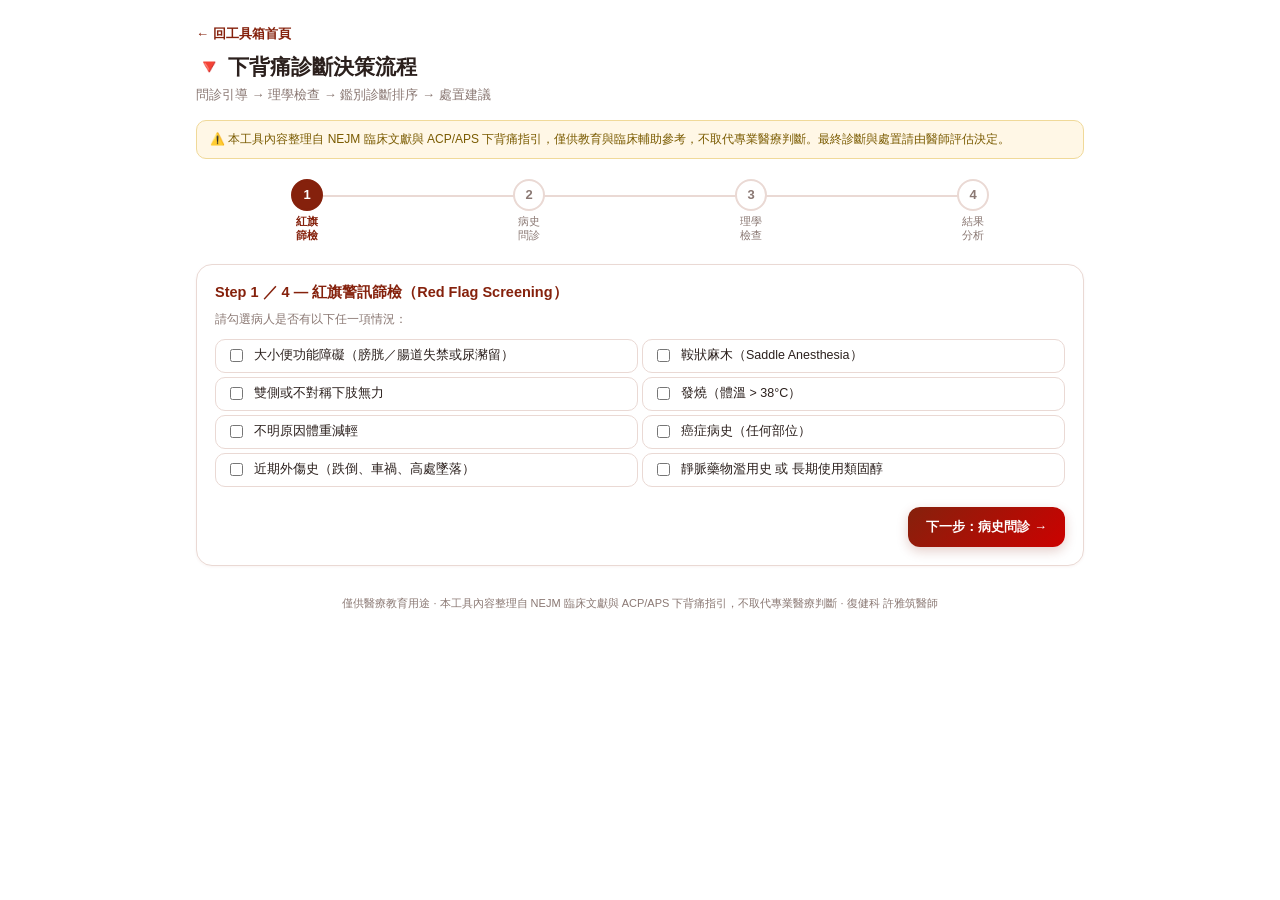
<file: lbp-decision.html>
<!DOCTYPE html>
<html lang="zh-TW"><head><meta charset="UTF-8"><meta name="viewport" content="width=device-width, initial-scale=1.0">
<title>下背痛診斷決策流程 | 復健科臨床工具</title>
<link rel="stylesheet" href="style.css">
<style>
  /* Stepper */
  .stepper{display:flex;gap:0;margin-bottom:22px;counter-reset:step;}
  .step-item{flex:1;display:flex;flex-direction:column;align-items:center;position:relative;}
  .step-item:not(:last-child)::after{content:'';position:absolute;top:16px;left:50%;width:100%;height:2px;background:var(--line);z-index:0;}
  .step-item.done::after{background:var(--accent);}
  .step-dot{width:32px;height:32px;border-radius:50%;border:2px solid var(--line);background:#fff;display:flex;align-items:center;justify-content:center;font-size:13px;font-weight:800;color:var(--sub);z-index:1;position:relative;}
  .step-item.active .step-dot{background:var(--accent);border-color:var(--accent);color:#fff;}
  .step-item.done .step-dot{background:var(--accent);border-color:var(--accent);color:#fff;}
  .step-label{font-size:10.5px;color:var(--sub);margin-top:4px;text-align:center;line-height:1.3;}
  .step-item.active .step-label{color:var(--accent);font-weight:700;}
  /* Step panels */
  .step-panel{display:none;}
  .step-panel.active{display:block;}
  /* Red flag alert */
  .redflag-alert{background:#fde8e8;border:2px solid var(--bad);border-radius:14px;padding:16px;margin-bottom:14px;}
  .redflag-alert .alert-title{font-size:15px;font-weight:800;color:var(--bad);margin-bottom:6px;}
  /* Question groups */
  .q-group{margin-bottom:16px;}
  .q-label{font-size:12.5px;font-weight:700;color:var(--ink);margin-bottom:6px;}
  .q-sub{font-size:11.5px;color:var(--sub);margin-bottom:6px;}
  .radio-group{display:flex;flex-wrap:wrap;gap:6px;}
  .radio-btn{border:1px solid var(--line);background:#fff;border-radius:20px;padding:7px 14px;font-size:12.5px;font-weight:600;cursor:pointer;transition:.15s;color:var(--ink);}
  .radio-btn:hover{border-color:var(--accent);}
  .radio-btn.sel{background:var(--accent);color:#fff;border-color:var(--accent);}
  .check-grid{display:grid;grid-template-columns:1fr 1fr;gap:4px;}
  @media(max-width:600px){.check-grid{grid-template-columns:1fr;}}
  .chk-pill{display:flex;align-items:flex-start;gap:8px;padding:7px 10px;border:1px solid var(--line);border-radius:10px;cursor:pointer;font-size:12.5px;transition:.15s;line-height:1.4;}
  .chk-pill input{accent-color:var(--accent);flex-shrink:0;margin-top:2px;}
  .chk-pill:hover{border-color:var(--accent);background:var(--accent-light);}
  .chk-pill:has(input:checked){border-color:var(--accent);background:var(--accent-light);}
  /* Nav buttons */
  .step-nav{display:flex;justify-content:space-between;align-items:center;margin-top:20px;gap:10px;}
  /* Results */
  .result-section{margin-bottom:18px;}
  .result-section-title{font-size:14px;font-weight:800;color:var(--accent);border-bottom:2px solid var(--accent-light);padding-bottom:4px;margin-bottom:10px;}
  .mgmt-card{border-radius:12px;padding:14px;margin-bottom:8px;font-size:13px;line-height:1.7;}
  .mgmt-red{background:#fde8e8;border:1px solid var(--bad);}
  .mgmt-orange{background:#fff1e6;border:1px solid #e67e22;}
  .mgmt-yellow{background:#fff9e6;border:1px solid var(--warn);}
  .mgmt-green{background:#e8f7ec;border:1px solid var(--good);}
  .mgmt-icon{font-size:18px;margin-right:6px;}
  .diff-card{border:1px solid var(--line);border-radius:12px;padding:11px 14px;margin-bottom:6px;display:flex;align-items:flex-start;gap:10px;}
  .diff-rank{width:28px;height:28px;border-radius:50%;background:var(--accent);color:#fff;font-size:12px;font-weight:800;display:flex;align-items:center;justify-content:center;flex-shrink:0;}
  .diff-rank.rank-low{background:var(--line);color:var(--sub);}
  .diff-name{font-weight:800;font-size:13px;}
  .diff-reason{font-size:11.5px;color:var(--sub);margin-top:3px;line-height:1.5;}
  .diff-triggers{display:flex;flex-wrap:wrap;gap:4px;margin-top:4px;}
  .trigger-chip{font-size:10.5px;padding:2px 8px;background:var(--accent-light);color:var(--accent);border-radius:7px;font-weight:600;}
  /* Print */
  @media print{
    .no-print{display:none!important;}
    .stepper{display:none;}
    .step-panel{display:block!important;}
    .step-nav{display:none;}
  }
  .neuro-grid{display:grid;grid-template-columns:1fr 1fr;gap:8px;}
  @media(max-width:500px){.neuro-grid{grid-template-columns:1fr;}}
</style>
</head>
<body><div class="wrap">
<a class="back no-print" href="index.html">← 回工具箱首頁</a>
<h1>🔻 下背痛診斷決策流程</h1>
<div class="sub">問診引導 → 理學檢查 → 鑑別診斷排序 → 處置建議</div>
<div class="disclaimer">⚠️ 本工具內容整理自 NEJM 臨床文獻與 ACP/APS 下背痛指引，僅供教育與臨床輔助參考，不取代專業醫療判斷。最終診斷與處置請由醫師評估決定。</div>

<!-- Stepper -->
<div class="stepper no-print" id="stepper">
  <div class="step-item active" id="si_1"><div class="step-dot">1</div><div class="step-label">紅旗<br>篩檢</div></div>
  <div class="step-item" id="si_2"><div class="step-dot">2</div><div class="step-label">病史<br>問診</div></div>
  <div class="step-item" id="si_3"><div class="step-dot">3</div><div class="step-label">理學<br>檢查</div></div>
  <div class="step-item" id="si_4"><div class="step-dot">4</div><div class="step-label">結果<br>分析</div></div>
</div>

<!-- ─── STEP 1: Red Flags ─── -->
<div class="step-panel active card" id="step1">
  <div class="section-title">Step 1 ／ 4 — 紅旗警訊篩檢（Red Flag Screening）</div>
  <div class="q-sub" style="margin-bottom:12px;">請勾選病人是否有以下任一項情況：</div>
  <div id="redFlagAlert" style="display:none;" class="redflag-alert">
    <div class="alert-title">🚨 紅旗警訊陽性</div>
    <div id="redFlagAlertText"></div>
    <div style="margin-top:8px;font-size:12.5px;">
      建議立即安排 <b>MRI</b> 或轉診 <b>急診／脊椎外科</b>。<br>
      懷疑：馬尾症候群 / 硬脊膜外膿瘍 / 脊椎腫瘤 / 脊椎骨折
    </div>
    <div style="margin-top:8px;">
      <label class="chk-pill" style="display:inline-flex;width:auto;background:rgba(255,255,255,0.6);">
        <input type="checkbox" id="continueAnyway"> 仍繼續完整問診（以取得完整評估資料）
      </label>
    </div>
  </div>

  <div class="check-grid" id="redFlagList"></div>

  <div class="step-nav">
    <span></span>
    <button class="action btn-primary" onclick="goStep(2)">下一步：病史問診 →</button>
  </div>
</div>

<!-- ─── STEP 2: History ─── -->
<div class="step-panel card" id="step2">
  <div class="section-title">Step 2 ／ 4 — 病史問診（History Taking）</div>

  <div class="q-group">
    <div class="q-label">疼痛位置</div>
    <div class="radio-group" id="q_location">
      <button class="radio-btn" data-v="back_only">下背為主</button>
      <button class="radio-btn" data-v="back_unilateral">下背＋單側腿痛</button>
      <button class="radio-btn" data-v="back_bilateral">下背＋雙側腿痛</button>
    </div>
  </div>

  <div class="q-group">
    <div class="q-label">腿痛是否比背痛明顯？</div>
    <div class="radio-group" id="q_leg_worse">
      <button class="radio-btn" data-v="yes">是</button>
      <button class="radio-btn" data-v="no">否</button>
    </div>
  </div>

  <div class="q-group">
    <div class="q-label">疼痛是否符合皮節分布（放射至特定下肢區域）？</div>
    <div class="radio-group" id="q_dermatomal">
      <button class="radio-btn" data-v="yes">是</button>
      <button class="radio-btn" data-v="no">否</button>
      <button class="radio-btn" data-v="uncertain">不確定</button>
    </div>
  </div>

  <div class="q-group">
    <div class="q-label">誘發或加重因子（可複選）</div>
    <div class="check-grid">
      <label class="chk-pill"><input type="checkbox" id="q_cough"> 咳嗽・打噴嚏・用力（Valsalva）</label>
      <label class="chk-pill"><input type="checkbox" id="q_standing"> 久站或步行後加重</label>
      <label class="chk-pill"><input type="checkbox" id="q_sitting"> 久坐加重</label>
      <label class="chk-pill"><input type="checkbox" id="q_extension"> 腰椎後仰加重</label>
      <label class="chk-pill"><input type="checkbox" id="q_flexion_better"> 前彎可緩解</label>
      <label class="chk-pill"><input type="checkbox" id="q_night_pain"> 夜間休息痛加劇</label>
      <label class="chk-pill"><input type="checkbox" id="q_no_factor"> 無特定誘發因子</label>
    </div>
  </div>

  <div class="q-group">
    <div class="q-label">病程</div>
    <div class="radio-group" id="q_duration">
      <button class="radio-btn" data-v="acute">急性（＜2週）</button>
      <button class="radio-btn" data-v="subacute">亞急性（2–6週）</button>
      <button class="radio-btn" data-v="chronic">慢性（＞6週）</button>
    </div>
  </div>

  <div class="q-group">
    <div class="q-label">神經症狀</div>
    <div class="neuro-grid">
      <div>
        <div class="q-sub">感覺異常（麻木、刺痛）</div>
        <div class="radio-group" id="q_sensory_sx">
          <button class="radio-btn" data-v="yes">有</button>
          <button class="radio-btn" data-v="no">無</button>
        </div>
      </div>
      <div>
        <div class="q-sub">運動無力</div>
        <div class="radio-group" id="q_motor_sx">
          <button class="radio-btn" data-v="yes">有</button>
          <button class="radio-btn" data-v="no">無</button>
        </div>
      </div>
      <div>
        <div class="q-sub">步態不穩</div>
        <div class="radio-group" id="q_gait_sx">
          <button class="radio-btn" data-v="yes">有</button>
          <button class="radio-btn" data-v="no">無</button>
        </div>
      </div>
      <div>
        <div class="q-sub">保守治療後症狀仍無改善</div>
        <div class="radio-group" id="q_conservative_failed">
          <button class="radio-btn" data-v="yes">是</button>
          <button class="radio-btn" data-v="no">否／未嘗試</button>
        </div>
      </div>
    </div>
  </div>

  <div class="q-group">
    <div class="q-label">相關病史（可複選）</div>
    <div class="check-grid">
      <label class="chk-pill"><input type="checkbox" id="h_spine_surgery"> 脊椎手術史</label>
      <label class="chk-pill"><input type="checkbox" id="h_cancer"> 癌症病史</label>
      <label class="chk-pill"><input type="checkbox" id="h_osteoporosis"> 骨質疏鬆症</label>
      <label class="chk-pill"><input type="checkbox" id="h_ra"> 類風濕性關節炎</label>
      <label class="chk-pill"><input type="checkbox" id="h_dm"> 糖尿病</label>
      <label class="chk-pill"><input type="checkbox" id="h_herpes"> 帶狀疱疹病史</label>
      <label class="chk-pill"><input type="checkbox" id="h_elderly"> 年齡 ≥ 65 歲</label>
    </div>
  </div>

  <div class="step-nav">
    <button class="action btn-ghost" onclick="goStep(1)">← 返回</button>
    <button class="action btn-primary" onclick="goStep(3)">下一步：理學檢查 →</button>
  </div>
</div>

<!-- ─── STEP 3: Physical Exam ─── -->
<div class="step-panel card" id="step3">
  <div class="section-title">Step 3 ／ 4 — 理學檢查（Physical Exam）</div>

  <div class="q-group">
    <div class="q-label">直膝抬腿試驗（Straight-Leg Raising, SLR）</div>
    <div class="radio-group" id="q_slr">
      <button class="radio-btn" data-v="negative">陰性</button>
      <button class="radio-btn" data-v="ipsilateral">同側陽性</button>
      <button class="radio-btn" data-v="crossed">對側陽性（crossed SLR）</button>
    </div>
  </div>

  <div class="q-group">
    <div class="q-label">股神經伸展試驗（Femoral Nerve Stretch Test）</div>
    <div class="radio-group" id="q_femoral">
      <button class="radio-btn" data-v="negative">陰性</button>
      <button class="radio-btn" data-v="positive">陽性（L2–L4放射痛）</button>
    </div>
  </div>

  <div class="q-group">
    <div class="q-label">深腱反射</div>
    <div class="neuro-grid">
      <div>
        <div class="q-sub">膝反射（L3–L4）</div>
        <div class="radio-group" id="q_knee_reflex">
          <button class="radio-btn" data-v="normal">正常</button>
          <button class="radio-btn" data-v="reduced">低下／消失</button>
          <button class="radio-btn" data-v="hyperactive">亢進</button>
        </div>
      </div>
      <div>
        <div class="q-sub">踝反射（S1）</div>
        <div class="radio-group" id="q_ankle_reflex">
          <button class="radio-btn" data-v="normal">正常</button>
          <button class="radio-btn" data-v="reduced">低下／消失</button>
          <button class="radio-btn" data-v="hyperactive">亢進</button>
        </div>
      </div>
    </div>
  </div>

  <div class="q-group">
    <div class="q-label">肌力（依神經根）</div>
    <div style="display:grid;grid-template-columns:repeat(auto-fill,minmax(160px,1fr));gap:8px;">
      <div>
        <div class="q-sub">L4（踝背屈）</div>
        <div class="radio-group" id="q_l4">
          <button class="radio-btn" data-v="normal">正常</button>
          <button class="radio-btn" data-v="weak">無力</button>
        </div>
      </div>
      <div>
        <div class="q-sub">L5（姆趾背屈/EHL）</div>
        <div class="radio-group" id="q_l5">
          <button class="radio-btn" data-v="normal">正常</button>
          <button class="radio-btn" data-v="weak">無力</button>
        </div>
      </div>
      <div>
        <div class="q-sub">S1（足底屈）</div>
        <div class="radio-group" id="q_s1">
          <button class="radio-btn" data-v="normal">正常</button>
          <button class="radio-btn" data-v="weak">無力</button>
        </div>
      </div>
      <div>
        <div class="q-sub">多節段肌群（L2–L4 or 廣泛）</div>
        <div class="radio-group" id="q_multi_weak">
          <button class="radio-btn" data-v="normal">正常</button>
          <button class="radio-btn" data-v="weak">無力</button>
        </div>
      </div>
    </div>
  </div>

  <div class="q-group">
    <div class="q-label">感覺（皮節）</div>
    <div style="display:grid;grid-template-columns:repeat(auto-fill,minmax(150px,1fr));gap:8px;">
      <div>
        <div class="q-sub">L4（小腿內側）</div>
        <div class="radio-group" id="q_sens_l4">
          <button class="radio-btn" data-v="normal">正常</button>
          <button class="radio-btn" data-v="abnormal">異常</button>
        </div>
      </div>
      <div>
        <div class="q-sub">L5（足背/第1趾蹼）</div>
        <div class="radio-group" id="q_sens_l5">
          <button class="radio-btn" data-v="normal">正常</button>
          <button class="radio-btn" data-v="abnormal">異常</button>
        </div>
      </div>
      <div>
        <div class="q-sub">S1（足外側/足底）</div>
        <div class="radio-group" id="q_sens_s1">
          <button class="radio-btn" data-v="normal">正常</button>
          <button class="radio-btn" data-v="abnormal">異常</button>
        </div>
      </div>
      <div>
        <div class="q-sub">鞍狀區（會陰/肛周）</div>
        <div class="radio-group" id="q_sens_saddle">
          <button class="radio-btn" data-v="normal">正常</button>
          <button class="radio-btn" data-v="abnormal">異常（鞍狀麻木）</button>
        </div>
      </div>
    </div>
  </div>

  <div class="q-group">
    <div class="q-label">腰椎後仰（Extension）是否明顯誘發/加重疼痛？</div>
    <div class="radio-group" id="q_ext_pain">
      <button class="radio-btn" data-v="yes">是</button>
      <button class="radio-btn" data-v="no">否</button>
    </div>
  </div>

  <div class="q-group">
    <div class="q-label">脊椎叩擊痛（Percussion Tenderness）？</div>
    <div class="radio-group" id="q_percussion">
      <button class="radio-btn" data-v="yes">陽性（明顯骨性壓痛）</button>
      <button class="radio-btn" data-v="no">陰性</button>
    </div>
  </div>

  <div class="q-group">
    <div class="q-label">Waddell 徵象陽性（≥3/5 非器質性徵象）？</div>
    <div class="radio-group" id="q_waddell">
      <button class="radio-btn" data-v="yes">是</button>
      <button class="radio-btn" data-v="no">否</button>
    </div>
  </div>

  <div class="q-group">
    <div class="q-label">Trendelenburg 步態或其他步態異常？</div>
    <div class="radio-group" id="q_gait_abnormal">
      <button class="radio-btn" data-v="yes">有</button>
      <button class="radio-btn" data-v="no">無</button>
    </div>
  </div>

  <div class="step-nav">
    <button class="action btn-ghost" onclick="goStep(2)">← 返回</button>
    <button class="action btn-primary" onclick="calcAndShow()">分析結果 →</button>
  </div>
</div>

<!-- ─── STEP 4: Results ─── -->
<div class="step-panel card" id="step4">
  <div class="section-title">Step 4 ／ 4 — 結果分析</div>
  <div id="resultsContent"></div>
  <div class="step-nav no-print">
    <button class="action btn-ghost" onclick="goStep(3)">← 返回修改</button>
    <div style="display:flex;gap:8px;">
      <button class="action btn-ghost" onclick="window.print()">🖨️ 列印結果</button>
      <button class="action btn-ghost" onclick="resetAll()">重新開始</button>
    </div>
  </div>
</div>

<footer>僅供醫療教育用途 · 本工具內容整理自 NEJM 臨床文獻與 ACP/APS 下背痛指引，不取代專業醫療判斷 · 復健科 許雅筑醫師</footer>
</div>

<script>
/* ─── Data ─── */
const RED_FLAGS = [
  {id:'rf_bowel', label:'大小便功能障礙（膀胱／腸道失禁或尿瀦留）', urgent:'馬尾症候群'},
  {id:'rf_saddle', label:'鞍狀麻木（Saddle Anesthesia）', urgent:'馬尾症候群'},
  {id:'rf_bilateral', label:'雙側或不對稱下肢無力', urgent:'馬尾症候群／中央型椎間盤突出'},
  {id:'rf_fever', label:'發燒（體溫 > 38°C）', urgent:'硬脊膜外膿瘍／化膿性脊椎炎'},
  {id:'rf_weight', label:'不明原因體重減輕', urgent:'脊椎腫瘤／轉移'},
  {id:'rf_cancer', label:'癌症病史（任何部位）', urgent:'脊椎轉移'},
  {id:'rf_trauma', label:'近期外傷史（跌倒、車禍、高處墜落）', urgent:'脊椎骨折'},
  {id:'rf_ivdrug', label:'靜脈藥物濫用史 或 長期使用類固醇', urgent:'硬脊膜外膿瘍／骨質疏鬆性骨折'},
];

const DIFFERENTIALS = [
  {
    id:'herniated', name:'腰椎椎間盤突出', icon:'💿',
    score:0,
    conditions:[
      {key:'leg_worse_yes', label:'腿痛 > 背痛'},
      {key:'dermatomal_yes', label:'皮節分布放射痛'},
      {key:'cough_yes', label:'咳嗽/Valsalva加重'},
      {key:'slr_positive', label:'SLR 陽性'},
      {key:'neuro_deficit', label:'神經學缺損'},
      {key:'unilateral_leg', label:'單側腿痛'},
    ]
  },
  {
    id:'cauda_equina', name:'馬尾症候群', icon:'🚨',
    score:0,
    conditions:[
      {key:'rf_bowel', label:'大小便障礙'},
      {key:'rf_saddle', label:'鞍狀麻木'},
      {key:'rf_bilateral', label:'雙側下肢無力'},
      {key:'saddle_sensory', label:'鞍狀感覺異常'},
    ]
  },
  {
    id:'facet', name:'小面關節症候群', icon:'🔗',
    score:0,
    conditions:[
      {key:'axial_dominant', label:'軸性下背痛為主'},
      {key:'extension_worse', label:'後仰誘發加重'},
      {key:'slr_negative', label:'SLR 陰性'},
      {key:'no_neuro_deficit', label:'無神經學缺損'},
      {key:'no_radiation', label:'無放射性腿痛'},
    ]
  },
  {
    id:'stenosis', name:'腰椎椎管狹窄', icon:'↔️',
    score:0,
    conditions:[
      {key:'bilateral_leg', label:'雙側下肢症狀'},
      {key:'standing_worse', label:'久站/行走後加重'},
      {key:'flexion_better', label:'前彎可緩解'},
      {key:'elderly', label:'年齡 ≥ 65 歲'},
      {key:'chronic', label:'慢性病程（>6週）'},
    ]
  },
  {
    id:'spondylo', name:'脊椎滑脫或骨折', icon:'🦴',
    score:0,
    conditions:[
      {key:'rf_trauma', label:'外傷史'},
      {key:'rf_ivdrug_or_ost', label:'骨質疏鬆或長期類固醇'},
      {key:'percussion_pos', label:'脊椎叩擊痛陽性'},
      {key:'h_osteoporosis', label:'骨質疏鬆症病史'},
    ]
  },
  {
    id:'abscess', name:'硬脊膜外膿瘍', icon:'🦠',
    score:0,
    conditions:[
      {key:'rf_fever', label:'發燒'},
      {key:'rf_ivdrug', label:'靜脈藥物濫用史'},
      {key:'h_dm', label:'糖尿病'},
      {key:'h_spine_surgery', label:'近期脊椎手術/注射史'},
    ]
  },
  {
    id:'tumor', name:'脊椎腫瘤／轉移', icon:'🎗️',
    score:0,
    conditions:[
      {key:'rf_cancer', label:'癌症病史'},
      {key:'rf_weight', label:'不明體重減輕'},
      {key:'night_pain', label:'夜間休息痛'},
      {key:'chronic', label:'慢性持續疼痛'},
    ]
  },
  {
    id:'si_piriformis', name:'薦髂關節障礙／梨狀肌症候群', icon:'🦵',
    score:0,
    conditions:[
      {key:'slr_negative', label:'SLR 陰性'},
      {key:'axial_dominant', label:'以下背/臀部疼痛為主'},
      {key:'no_dermatomal', label:'非皮節分布'},
      {key:'pain_not_below_knee', label:'疼痛通常不過膝'},
    ]
  },
  {
    id:'hip_knee', name:'髖/膝關節退化性關節炎', icon:'🦿',
    score:0,
    conditions:[
      {key:'bilateral_leg', label:'雙側下肢症狀'},
      {key:'gait_abnormal', label:'步態異常'},
      {key:'no_dermatomal', label:'疼痛不符合皮節分布'},
    ]
  },
  {
    id:'nonorganic', name:'非器質性／心理社會因素', icon:'🧠',
    score:0,
    conditions:[
      {key:'waddell_pos', label:'Waddell 徵象陽性'},
      {key:'no_factor', label:'無特定誘發因子'},
      {key:'chronic', label:'慢性病程'},
    ]
  },
];

/* ─── Init UI ─── */
(function buildRedFlags(){
  const c = document.getElementById('redFlagList');
  c.innerHTML = RED_FLAGS.map(rf=>`
    <label class="chk-pill">
      <input type="checkbox" id="${rf.id}" onchange="checkRedFlags()">
      ${rf.label}
    </label>`).join('');
})();

function radioGroup(groupId){
  document.querySelectorAll(`#${groupId} .radio-btn`).forEach(btn=>{
    btn.addEventListener('click', function(){
      document.querySelectorAll(`#${groupId} .radio-btn`).forEach(b=>b.classList.remove('sel'));
      this.classList.add('sel');
    });
  });
}
['q_location','q_leg_worse','q_dermatomal','q_duration','q_sensory_sx','q_motor_sx','q_gait_sx','q_conservative_failed',
 'q_slr','q_femoral','q_knee_reflex','q_ankle_reflex','q_l4','q_l5','q_s1','q_multi_weak',
 'q_sens_l4','q_sens_l5','q_sens_s1','q_sens_saddle','q_ext_pain','q_percussion','q_waddell','q_gait_abnormal'
].forEach(radioGroup);

/* ─── Step navigation ─── */
let currentStep = 1;
function goStep(n){
  if(n === 1){
    // allow going back from step 2 even with red flags
  } else if(n > 1){
    const rf = RED_FLAGS.some(f=>document.getElementById(f.id).checked);
    if(rf && !document.getElementById('continueAnyway').checked && n > 2){
      goStep(2); return;
    }
    if(rf && !document.getElementById('continueAnyway').checked && n === 2){
      // allow going to step 2 if continueAnyway checked
    }
  }
  document.querySelectorAll('.step-panel').forEach(p=>p.classList.remove('active'));
  document.getElementById(`step${n}`).classList.add('active');
  [1,2,3,4].forEach(i=>{
    const si = document.getElementById(`si_${i}`);
    si.classList.remove('active','done');
    if(i < n) si.classList.add('done');
    else if(i === n) si.classList.add('active');
  });
  currentStep = n;
  window.scrollTo({top:0, behavior:'smooth'});
}

function checkRedFlags(){
  const active = RED_FLAGS.filter(f=>document.getElementById(f.id).checked);
  const alert = document.getElementById('redFlagAlert');
  if(active.length > 0){
    alert.style.display='block';
    document.getElementById('redFlagAlertText').innerHTML =
      '已偵測到紅旗警訊：<br>'+active.map(f=>`<span style="color:var(--bad);font-weight:700;">• ${f.label}</span>（懷疑：${f.urgent}）`).join('<br>');
  } else {
    alert.style.display='none';
  }
}

/* ─── Helper: get value from radio group ─── */
function rg(id){ const s=document.querySelector(`#${id} .radio-btn.sel`); return s?s.dataset.v:null; }
function ch(id){ const el=document.getElementById(id); return el?el.checked:false; }

/* ─── Compute results ─── */
function calcAndShow(){
  // Gather inputs
  const rf = RF_ACTIVE();
  const hasRedFlag = rf.length > 0;

  const loc = rg('q_location');
  const legWorse = rg('q_leg_worse')==='yes';
  const dermatomal = rg('q_dermatomal')==='yes';
  const noDermatomal = rg('q_dermatomal')==='no';
  const dur = rg('q_duration');
  const chronic = dur==='chronic';
  const acute = dur==='acute';

  const cough = ch('q_cough');
  const standing = ch('q_standing');
  const extension = ch('q_extension');
  const flexionBetter = ch('q_flexion_better');
  const nightPain = ch('q_night_pain');
  const noFactor = ch('q_no_factor');

  const sensorySx = rg('q_sensory_sx')==='yes';
  const motorSx = rg('q_motor_sx')==='yes';
  const conservativeFailed = rg('q_conservative_failed')==='yes';

  const slr = rg('q_slr');
  const slrPos = slr==='ipsilateral'||slr==='crossed';
  const slrNeg = slr==='negative';
  const femPos = rg('q_femoral')==='positive';
  const kneeReflex = rg('q_knee_reflex');
  const ankleReflex = rg('q_ankle_reflex');
  const l4weak = rg('q_l4')==='weak';
  const l5weak = rg('q_l5')==='weak';
  const s1weak = rg('q_s1')==='weak';
  const multiWeak = rg('q_multi_weak')==='weak';
  const neuroDeficit = sensorySx||motorSx||l4weak||l5weak||s1weak||
    kneeReflex==='reduced'||ankleReflex==='reduced'||sensorySx;
  const saddle = rg('q_sens_saddle')==='abnormal';
  const extPain = rg('q_ext_pain')==='yes';
  const percussion = rg('q_percussion')==='yes';
  const waddell = rg('q_waddell')==='yes';
  const gaitAbnormal = rg('q_gait_abnormal')==='yes';
  const bilateral = loc==='back_bilateral';
  const unilateral = loc==='back_unilateral';
  const axial = loc==='back_only';

  const rfIds = rf.map(f=>f.id);
  const hOst = ch('h_osteoporosis');
  const hCancer = ch('h_cancer');
  const hDm = ch('h_dm');
  const hSurgery = ch('h_spine_surgery');
  const hElderly = ch('h_elderly');
  const progressive = multiWeak||(neuroDeficit&&(bilateral||acute));

  // Build key set
  const KEYS = new Set();
  if(legWorse) KEYS.add('leg_worse_yes');
  if(dermatomal) KEYS.add('dermatomal_yes');
  if(noDermatomal){ KEYS.add('no_dermatomal'); KEYS.add('pain_not_below_knee'); }
  if(cough) KEYS.add('cough_yes');
  if(slrPos) KEYS.add('slr_positive');
  if(slrNeg){ KEYS.add('slr_negative'); }
  if(neuroDeficit) KEYS.add('neuro_deficit');
  else { KEYS.add('no_neuro_deficit'); }
  if(unilateral) KEYS.add('unilateral_leg');
  if(bilateral) KEYS.add('bilateral_leg');
  if(axial||!legWorse){ KEYS.add('axial_dominant'); }
  if(extPain) KEYS.add('extension_worse');
  if(!legWorse&&slrNeg&&!neuroDeficit) KEYS.add('no_radiation');
  rfIds.forEach(id=>KEYS.add(id));
  if(ch('rf_bowel')) KEYS.add('rf_bowel');
  if(ch('rf_saddle')) KEYS.add('rf_saddle');
  if(ch('rf_bilateral')) KEYS.add('rf_bilateral');
  if(saddle) KEYS.add('saddle_sensory');
  if(standing||flexionBetter) KEYS.add('standing_worse');
  if(flexionBetter) KEYS.add('flexion_better');
  if(hElderly||ch('h_elderly')) KEYS.add('elderly');
  if(chronic) KEYS.add('chronic');
  if(percussion) KEYS.add('percussion_pos');
  if(hOst) KEYS.add('h_osteoporosis');
  if(ch('rf_ivdrug')) KEYS.add('rf_ivdrug');
  if(hOst||ch('rf_ivdrug')) KEYS.add('rf_ivdrug_or_ost');
  if(ch('rf_trauma')) KEYS.add('rf_trauma');
  if(ch('rf_cancer')) KEYS.add('rf_cancer');
  if(ch('rf_weight')) KEYS.add('rf_weight');
  if(nightPain) KEYS.add('night_pain');
  if(hDm) KEYS.add('h_dm');
  if(hSurgery) KEYS.add('h_spine_surgery');
  if(waddell) KEYS.add('waddell_pos');
  if(noFactor) KEYS.add('no_factor');
  if(gaitAbnormal) KEYS.add('gait_abnormal');

  // Score differentials
  const scored = DIFFERENTIALS.map(d=>{
    const hits = d.conditions.filter(c=>KEYS.has(c.key));
    return {...d, score:hits.length, hitLabels:hits.map(c=>c.label)};
  }).filter(d=>d.score>0).sort((a,b)=>b.score-a.score);

  // Management recommendation
  let mgmt = [];
  if(hasRedFlag){
    mgmt.push({level:'red', icon:'🚨', title:'立即轉診／緊急影像評估', body:`已偵測紅旗警訊：${rf.map(f=>f.label).join('、')}。<br>建議立即安排 <b>MRI</b> 或轉診 <b>急診／脊椎外科</b>。<br>鑑別：馬尾症候群・硬脊膜外膿瘍・脊椎腫瘤・脊椎骨折`});
  }
  if(!hasRedFlag && progressive){
    mgmt.push({level:'orange', icon:'🟠', title:'盡快安排 MRI', body:'偵測到進行性或多神經根肌力缺損，即使病程較短，建議及早安排 <b>MRI</b> 評估，必要時轉介神經外科或骨科。'});
  }
  if(!hasRedFlag && !progressive && (acute||(!chronic&&!conservativeFailed))){
    mgmt.push({level:'green', icon:'🟢', title:'保守治療（無需常規影像）', body:'症狀未超過 4–6 週，且無紅旗警訊及進行性神經缺損。<br>建議：<b>NSAIDs／乙醯氨酚</b>・<b>鼓勵維持正常活動</b>・<b>運動治療</b>（核心肌群強化、伸展）。<br>若 4–6 週後無改善，再考慮影像評估。'});
  }
  if(!hasRedFlag && (chronic||conservativeFailed)){
    mgmt.push({level:'yellow', icon:'🟡', title:'建議安排 MRI 或 CT', body:'症狀持續 ≥ 4–6 週或保守治療無效。<br>建議安排 <b>MRI（優先）</b> 或 CT，評估是否適合：<br>• 硬脊膜外類固醇注射<br>• 小面關節注射<br>• 手術評估（如椎間盤突出合併進行性神經缺損）'});
  }
  if(!hasRedFlag && (hCancer||ch('h_ra')||ch('h_dm'))){
    mgmt.push({level:'yellow', icon:'🟡', title:'建議先安排 X 光篩查', body:'具有高風險病史（癌症・RA・長期類固醇）。<br>建議先安排 <b>腰椎X光</b> 排除：腫瘤轉移・感染・滑脫・壓迫性骨折。'});
  }
  if(mgmt.length===0){
    mgmt.push({level:'green', icon:'ℹ️', title:'資料不足，以臨床判斷為準', body:'目前填入資料不足以產生確定建議，請依完整臨床評估判斷。'});
  }

  // Render
  const mgmtHtml = mgmt.map(m=>`
    <div class="mgmt-card mgmt-${m.level}">
      <div style="font-weight:800;font-size:14px;margin-bottom:4px;">${m.icon} ${m.title}</div>
      <div style="font-size:12.5px;line-height:1.7;">${m.body}</div>
    </div>`).join('');

  const diffHtml = scored.length===0
    ? '<div class="item-sub">填入資料不足，無法計算鑑別診斷排序。請完整填寫各步驟。</div>'
    : scored.map((d,i)=>`
    <div class="diff-card">
      <div class="diff-rank ${i>=5?'rank-low':''}">${i+1}</div>
      <div style="flex:1;">
        <div class="diff-name">${d.icon} ${d.name}</div>
        <div class="diff-reason">符合條件（${d.score}項）：</div>
        <div class="diff-triggers">${d.hitLabels.map(l=>`<span class="trigger-chip">${l}</span>`).join('')}</div>
      </div>
    </div>`).join('');

  // Neuro summary
  const neuroItems = [];
  if(l4weak||rg('q_sens_l4')==='abnormal'||kneeReflex==='reduced') neuroItems.push('L4（踝背屈無力・小腿內側感覺・膝反射低下）');
  if(l5weak||rg('q_sens_l5')==='abnormal') neuroItems.push('L5（姆趾背屈EHL無力・足背感覺異常）');
  if(s1weak||rg('q_sens_s1')==='abnormal'||ankleReflex==='reduced') neuroItems.push('S1（足底屈無力・足外側感覺・踝反射低下）');
  if(saddle) neuroItems.push('鞍狀區感覺異常（⚠️ 緊急）');

  const neuroHtml = neuroItems.length>0
    ? `<div class="result-section">
        <div class="result-section-title">🧠 神經學缺損摘要</div>
        ${neuroItems.map(n=>`<div class="item-sub">• ${n}</div>`).join('')}
      </div>`
    : '';

  document.getElementById('resultsContent').innerHTML=`
    <div class="result-section">
      <div class="result-section-title">📋 處置建議</div>
      ${mgmtHtml}
    </div>
    ${neuroHtml}
    <div class="result-section">
      <div class="result-section-title">🔍 鑑別診斷排序（依符合條件數由多至少）</div>
      <div class="item-sub" style="margin-bottom:8px;">以下為規則式評分（非機率模型），符合條件越多排序越前，僅供參考，最終診斷需醫師綜合判斷。</div>
      ${diffHtml}
    </div>
    <div class="src-note">
      資料來源：Koes BW et al. NEJM 2006；Deyo RA et al. JAMA 2009；Qaseem A et al. Ann Intern Med 2017；ACP Clinical Guidelines for Low Back Pain<br>
      本工具僅供教育與臨床輔助參考，不取代專業醫療判斷。
    </div>`;

  goStep(4);
}

function RF_ACTIVE(){ return RED_FLAGS.filter(f=>ch(f.id)); }
function resetAll(){
  document.querySelectorAll('input[type=checkbox]').forEach(el=>el.checked=false);
  document.querySelectorAll('.radio-btn').forEach(b=>b.classList.remove('sel'));
  document.getElementById('redFlagAlert').style.display='none';
  goStep(1);
}
</script>
</body></html>
</file>
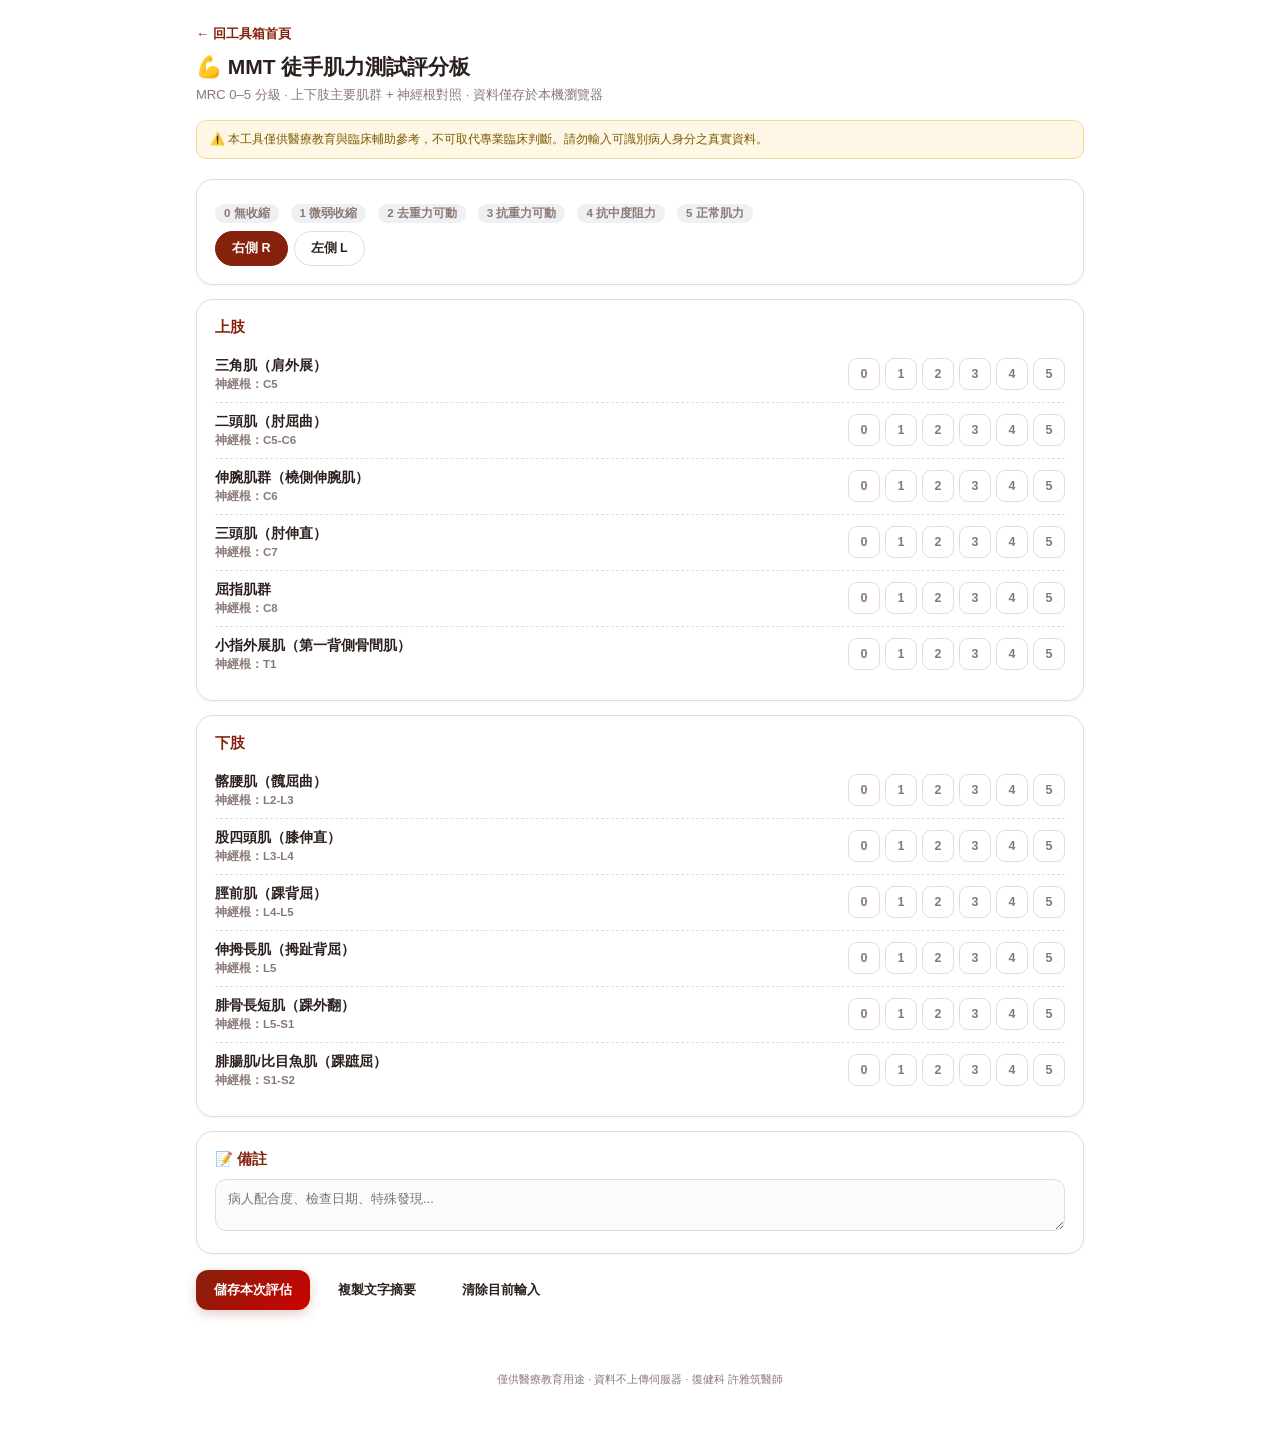
<file: mmt-score.html>
<!DOCTYPE html>
<html lang="zh-TW"><head><meta charset="UTF-8"><meta name="viewport" content="width=device-width, initial-scale=1.0">
<title>MMT 肌力評分板 | 復健科臨床工具</title>
<link rel="stylesheet" href="style.css"></head>
<body><div class="wrap">
<a class="back" href="index.html">← 回工具箱首頁</a>
<h1>💪 MMT 徒手肌力測試評分板</h1>
<div class="sub">MRC 0–5 分級 · 上下肢主要肌群 + 神經根對照 · 資料僅存於本機瀏覽器</div>
<div class="disclaimer">⚠️ 本工具僅供醫療教育與臨床輔助參考，不可取代專業臨床判斷。請勿輸入可識別病人身分之真實資料。</div>

<div class="card">
  <div class="badge-row" style="margin-bottom:8px;">
    <span class="pill">0 無收縮</span><span class="pill">1 微弱收縮</span><span class="pill">2 去重力可動</span>
    <span class="pill">3 抗重力可動</span><span class="pill">4 抗中度阻力</span><span class="pill">5 正常肌力</span>
  </div>
  <div class="badge-row" id="sideToggle">
    <button class="choice-btn active" data-side="R">右側 R</button>
    <button class="choice-btn" data-side="L">左側 L</button>
  </div>
</div>

<div id="content"></div>

<div class="card">
  <div class="section-title">📝 備註</div>
  <textarea id="notes" placeholder="病人配合度、檢查日期、特殊發現..."></textarea>
</div>

<div class="toolbar">
  <button class="action btn-primary" id="saveBtn">儲存本次評估</button>
  <button class="action btn-ghost" id="exportBtn">複製文字摘要</button>
  <button class="action btn-ghost" id="clearBtn">清除目前輸入</button>
</div>
<div class="saved-note" id="savedNote"></div>

<div class="card" style="display:none;" id="historyCard">
  <div class="section-title">🕓 歷史紀錄</div>
  <div id="historyList"></div>
</div>
<footer>僅供醫療教育用途 · 資料不上傳伺服器 · 復健科 許雅筑醫師</footer>
</div>

<script src="common.js"></script>
<script>
const MUSCLES = {
  "上肢": [
    {name:"三角肌（肩外展）", root:"C5"},
    {name:"二頭肌（肘屈曲）", root:"C5-C6"},
    {name:"伸腕肌群（橈側伸腕肌）", root:"C6"},
    {name:"三頭肌（肘伸直）", root:"C7"},
    {name:"屈指肌群", root:"C8"},
    {name:"小指外展肌（第一背側骨間肌）", root:"T1"},
  ],
  "下肢": [
    {name:"髂腰肌（髖屈曲）", root:"L2-L3"},
    {name:"股四頭肌（膝伸直）", root:"L3-L4"},
    {name:"脛前肌（踝背屈）", root:"L4-L5"},
    {name:"伸拇長肌（拇趾背屈）", root:"L5"},
    {name:"腓骨長短肌（踝外翻）", root:"L5-S1"},
    {name:"腓腸肌/比目魚肌（踝蹠屈）", root:"S1-S2"},
  ]
};
const STORE_KEY = "mmt_score_records_v1";
let currentSide = "R";
let scores = { R:{}, L:{} };

function buildUI(){
  const content = document.getElementById('content');
  content.innerHTML = '';
  Object.entries(MUSCLES).forEach(([group, list])=>{
    const card = document.createElement('div');
    card.className = 'card';
    card.innerHTML = `<div class="section-title">${group}</div>`;
    list.forEach(m=>{
      const row = document.createElement('div');
      row.className = 'row';
      row.innerHTML = `
        <div class="item-name">${m.name}<div class="item-sub">神經根：${m.root}</div></div>
        <div class="scores" data-muscle="${m.name}">${[0,1,2,3,4,5].map(v=>`<button class="scbtn" data-v="${v}">${v}</button>`).join('')}</div>
      `;
      card.appendChild(row);
    });
    content.appendChild(card);
  });
  attachScoreEvents();
  refreshActiveStates();
}
function attachScoreEvents(){
  document.querySelectorAll('.scores').forEach(group=>{
    group.querySelectorAll('.scbtn').forEach(btn=>{
      btn.addEventListener('click', ()=>{
        const muscle = group.getAttribute('data-muscle');
        scores[currentSide][muscle] = btn.getAttribute('data-v');
        refreshActiveStates();
      });
    });
  });
}
function refreshActiveStates(){
  document.querySelectorAll('.scores').forEach(group=>{
    const muscle = group.getAttribute('data-muscle');
    const val = scores[currentSide][muscle];
    group.querySelectorAll('.scbtn').forEach(b=> b.classList.toggle('active', b.getAttribute('data-v') === val));
  });
}
document.getElementById('sideToggle').addEventListener('click', (e)=>{
  const btn = e.target.closest('button[data-side]');
  if(!btn) return;
  currentSide = btn.getAttribute('data-side');
  document.querySelectorAll('#sideToggle button').forEach(b=>b.classList.toggle('active', b===btn));
  refreshActiveStates();
});
function summaryText(){
  const lines = [`MMT 肌力評分摘要 - ${new Date().toLocaleString('zh-TW')}`];
  ['R','L'].forEach(side=>{
    lines.push(`\n【${side==='R'?'右側':'左側'}】`);
    Object.entries(MUSCLES).forEach(([group, list])=>{
      list.forEach(m=>{
        const v = scores[side][m.name];
        if(v !== undefined) lines.push(`${m.name}（${m.root}）：${v}/5`);
      });
    });
  });
  const notes = document.getElementById('notes').value.trim();
  if(notes) lines.push(`\n備註：${notes}`);
  return lines.join('\n');
}
buildUI();
document.getElementById('saveBtn').addEventListener('click', ()=>{
  rtSave(STORE_KEY, summaryText());
  rtFlash(document.getElementById('savedNote'), '已儲存到本機 ✓');
  rtRenderHistory(STORE_KEY, document.getElementById('historyList'));
});
document.getElementById('exportBtn').addEventListener('click', ()=>{
  rtCopy(summaryText(), document.getElementById('savedNote'));
});
document.getElementById('clearBtn').addEventListener('click', ()=>{
  scores = { R:{}, L:{} }; document.getElementById('notes').value=''; refreshActiveStates();
});
rtRenderHistory(STORE_KEY, document.getElementById('historyList'));
</script>
</body></html>
</file>
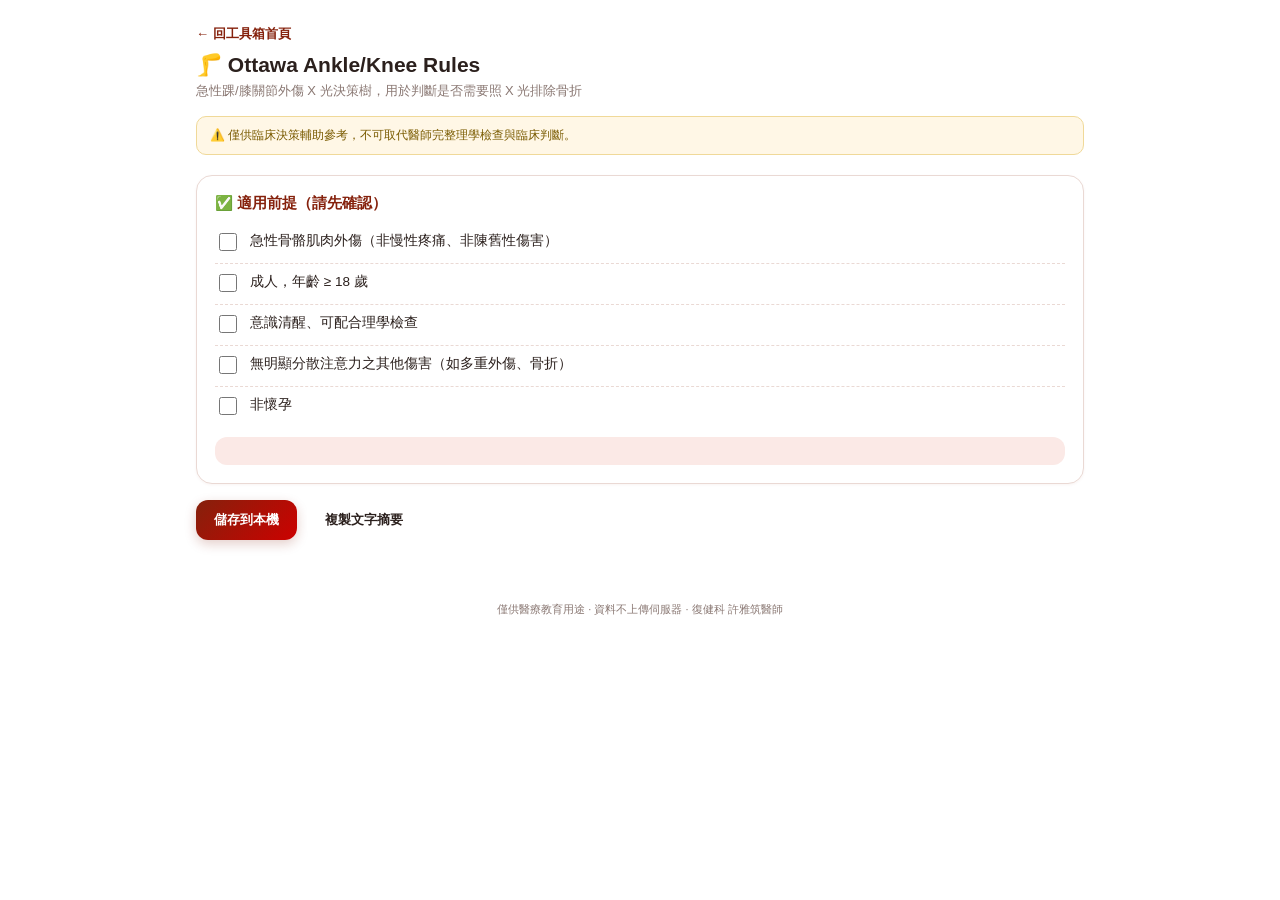
<file: ottawa-rules.html>
<!DOCTYPE html>
<html lang="zh-TW"><head><meta charset="UTF-8"><meta name="viewport" content="width=device-width, initial-scale=1.0">
<title>Ottawa Ankle/Knee Rules | 復健科臨床工具</title>
<link rel="stylesheet" href="style.css"></head>
<body><div class="wrap">
<a class="back" href="index.html">← 回工具箱首頁</a>
<h1>🦵 Ottawa Ankle/Knee Rules</h1>
<div class="sub">急性踝/膝關節外傷 X 光決策樹，用於判斷是否需要照 X 光排除骨折</div>
<div class="disclaimer">⚠️ 僅供臨床決策輔助參考，不可取代醫師完整理學檢查與臨床判斷。</div>

<div class="card">
  <div class="section-title">✅ 適用前提（請先確認）</div>
  <div id="prereqList"></div>
  <div class="result-box" id="prereqResult" style="margin-top:10px;"></div>
</div>

<div class="card" id="ruleSection" style="display:none;">
  <div class="section-title">選擇部位</div>
  <div class="badge-row">
    <button class="choice-btn active" id="btnAnkle" onclick="switchRegion('ankle')">踝關節 Ankle</button>
    <button class="choice-btn" id="btnKnee" onclick="switchRegion('knee')">膝關節 Knee</button>
  </div>
</div>

<div class="card" id="ankleCard" style="display:none;">
  <div class="section-title">Ottawa Ankle Rule</div>
  <div id="ankleItems"></div>
</div>

<div class="card" id="kneeCard" style="display:none;">
  <div class="section-title">Ottawa Knee Rule</div>
  <div id="kneeItems"></div>
</div>

<div class="card" id="resultCard" style="display:none;">
  <div class="section-title">判讀結果</div>
  <div class="result-box" id="resultBox">請勾選上方項目</div>
</div>

<div class="toolbar">
  <button class="action btn-primary" id="saveBtn">儲存到本機</button>
  <button class="action btn-ghost" id="exportBtn">複製文字摘要</button>
</div>
<div class="saved-note" id="savedNote"></div>

<div class="card" style="display:none;" id="historyCard">
  <div class="section-title">🕓 歷史紀錄</div>
  <div id="historyList"></div>
</div>
<footer>僅供醫療教育用途 · 資料不上傳伺服器 · 復健科 許雅筑醫師</footer>
</div>

<script src="common.js"></script>
<script>
const STORE_KEY = "ottawa_rules_v2";
const PREREQS = [
  {id:"pq1", label:"急性骨骼肌肉外傷（非慢性疼痛、非陳舊性傷害）"},
  {id:"pq2", label:"成人，年齡 ≥ 18 歲"},
  {id:"pq3", label:"意識清醒、可配合理學檢查"},
  {id:"pq4", label:"無明顯分散注意力之其他傷害（如多重外傷、骨折）"},
  {id:"pq5", label:"非懷孕"},
];
let prereqState = {};

function buildPrereq(){
  const c = document.getElementById('prereqList');
  c.innerHTML = PREREQS.map(p=>`
    <div class="checklist-item">
      <input type="checkbox" id="${p.id}">
      <label for="${p.id}" style="font-size:13.5px;">${p.label}</label>
    </div>`).join('');
  PREREQS.forEach(p=>{
    document.getElementById(p.id).addEventListener('change', checkPrereq);
  });
}
function checkPrereq(){
  const allChecked = PREREQS.every(p=> document.getElementById(p.id).checked);
  const result = document.getElementById('prereqResult');
  const ruleSection = document.getElementById('ruleSection');
  if(allChecked){
    result.innerHTML = '<span class="tag green">符合適用前提，可使用 Ottawa Rules</span>';
    ruleSection.style.display = 'block';
    document.getElementById(region==='ankle'?'ankleCard':'kneeCard').style.display = 'block';
    document.getElementById('resultCard').style.display = 'block';
  } else {
    result.innerHTML = '<span class="tag yellow">尚未完全符合適用前提，請先評估是否適用其他臨床判斷流程</span>';
    ruleSection.style.display = 'none';
    document.getElementById('ankleCard').style.display = 'none';
    document.getElementById('kneeCard').style.display = 'none';
    document.getElementById('resultCard').style.display = 'none';
  }
}

const ANKLE_ITEMS = [
  {id:"a1", label:"外踝（外踝尖端後緣 6 cm 範圍）骨壓痛", sub:"Lateral malleolar zone tenderness"},
  {id:"a2", label:"內踝（內踝尖端後緣 6 cm 範圍）骨壓痛", sub:"Medial malleolar zone tenderness"},
  {id:"a3", label:"第五蹠骨基部骨壓痛", sub:"5th metatarsal base tenderness（中足規則）"},
  {id:"a4", label:"舟狀骨骨壓痛", sub:"Navicular tenderness（中足規則）"},
  {id:"a5", label:"受傷當下及就診時皆無法承重走 4 步", sub:"Inability to bear weight both immediately and in ED"},
];
const KNEE_ITEMS = [
  {id:"k1", label:"年齡 ≥ 55 歲", sub:""},
  {id:"k2", label:"腓骨頭處單獨壓痛", sub:"Isolated tenderness of fibular head"},
  {id:"k3", label:"髕骨單獨壓痛（無其他骨壓痛）", sub:"Isolated tenderness of patella"},
  {id:"k4", label:"無法主動屈膝至 90 度", sub:"Inability to flex to 90°"},
  {id:"k5", label:"受傷當下及就診時皆無法承重走 4 步", sub:"Inability to bear weight both immediately and in ED"},
];
let region = 'ankle';
let checked = {ankle:{}, knee:{}};

function renderItems(items, containerId, region){
  const c = document.getElementById(containerId);
  c.innerHTML = items.map(it=>`
    <div class="row">
      <div class="item-name">${it.label}${it.sub?`<div class="item-sub">${it.sub}</div>`:''}</div>
      <div class="badge-row">
        <button class="choice-btn" data-region="${region}" data-id="${it.id}" data-v="0">否</button>
        <button class="choice-btn" data-region="${region}" data-id="${it.id}" data-v="1">是</button>
      </div>
    </div>`).join('');
  c.querySelectorAll('button[data-id]').forEach(btn=>{
    btn.addEventListener('click', ()=>{
      const r = btn.getAttribute('data-region');
      const id = btn.getAttribute('data-id');
      checked[r][id] = btn.getAttribute('data-v') === '1';
      refreshActive();
      computeResult();
    });
  });
}
function refreshActive(){
  document.querySelectorAll('button[data-id]').forEach(btn=>{
    const r = btn.getAttribute('data-region');
    const id = btn.getAttribute('data-id');
    const v = btn.getAttribute('data-v') === '1';
    const isSet = checked[r][id] !== undefined;
    btn.classList.toggle('active', isSet && checked[r][id] === v);
  });
}
function switchRegion(r){
  region = r;
  document.getElementById('btnAnkle').classList.toggle('active', r==='ankle');
  document.getElementById('btnKnee').classList.toggle('active', r==='knee');
  document.getElementById('ankleCard').style.display = r==='ankle' ? 'block':'none';
  document.getElementById('kneeCard').style.display = r==='knee' ? 'block':'none';
  computeResult();
}
function computeResult(){
  const box = document.getElementById('resultBox');
  if(region === 'ankle'){
    const c = checked.ankle;
    if(Object.keys(c).length===0){ box.innerHTML = '請勾選上方項目'; return; }
    const needXray = c.a1 || c.a2 || c.a3 || c.a4 || c.a5;
    box.innerHTML = needXray
      ? `<span class="tag red">建議照 X 光</span><div style="margin-top:8px;">符合 Ottawa Ankle Rule 陽性條件，建議安排踝關節或足部 X 光。</div>`
      : `<span class="tag green">不建議常規 X 光</span><div style="margin-top:8px;">未符合任何陽性條件，依 Ottawa Ankle Rule 可考慮不需常規 X 光。</div>`;
  } else {
    const c = checked.knee;
    if(Object.keys(c).length===0){ box.innerHTML = '請勾選上方項目'; return; }
    const needXray = c.k1 || c.k2 || c.k3 || c.k4 || c.k5;
    box.innerHTML = needXray
      ? `<span class="tag red">建議照 X 光</span><div style="margin-top:8px;">符合 Ottawa Knee Rule 任一陽性條件，建議安排膝關節 X 光。</div>`
      : `<span class="tag green">不建議常規 X 光</span><div style="margin-top:8px;">未符合任何陽性條件，依 Ottawa Knee Rule 可考慮不需常規 X 光。</div>`;
  }
}
function summaryText(){
  const lines = [`Ottawa ${region==='ankle'?'Ankle':'Knee'} Rule 評估摘要 - ${new Date().toLocaleString('zh-TW')}`];
  lines.push(`適用前提：${PREREQS.every(p=>document.getElementById(p.id).checked) ? '皆符合' : '未完全符合'}`);
  const items = region==='ankle' ? ANKLE_ITEMS : KNEE_ITEMS;
  const c = checked[region];
  items.forEach(it=>{
    const v = c[it.id];
    lines.push(`${it.label}：${v===undefined?'未評估':(v?'是':'否')}`);
  });
  lines.push('');
  lines.push(document.getElementById('resultBox').innerText);
  return lines.join('\n');
}

buildPrereq();
renderItems(ANKLE_ITEMS, 'ankleItems', 'ankle');
renderItems(KNEE_ITEMS, 'kneeItems', 'knee');

document.getElementById('saveBtn').addEventListener('click', ()=>{
  rtSave(STORE_KEY, summaryText());
  rtFlash(document.getElementById('savedNote'), '已儲存到本機 ✓');
  rtRenderHistory(STORE_KEY, document.getElementById('historyList'));
});
document.getElementById('exportBtn').addEventListener('click', ()=>{
  rtCopy(summaryText(), document.getElementById('savedNote'));
});
rtRenderHistory(STORE_KEY, document.getElementById('historyList'));
</script>
</body></html>
</file>
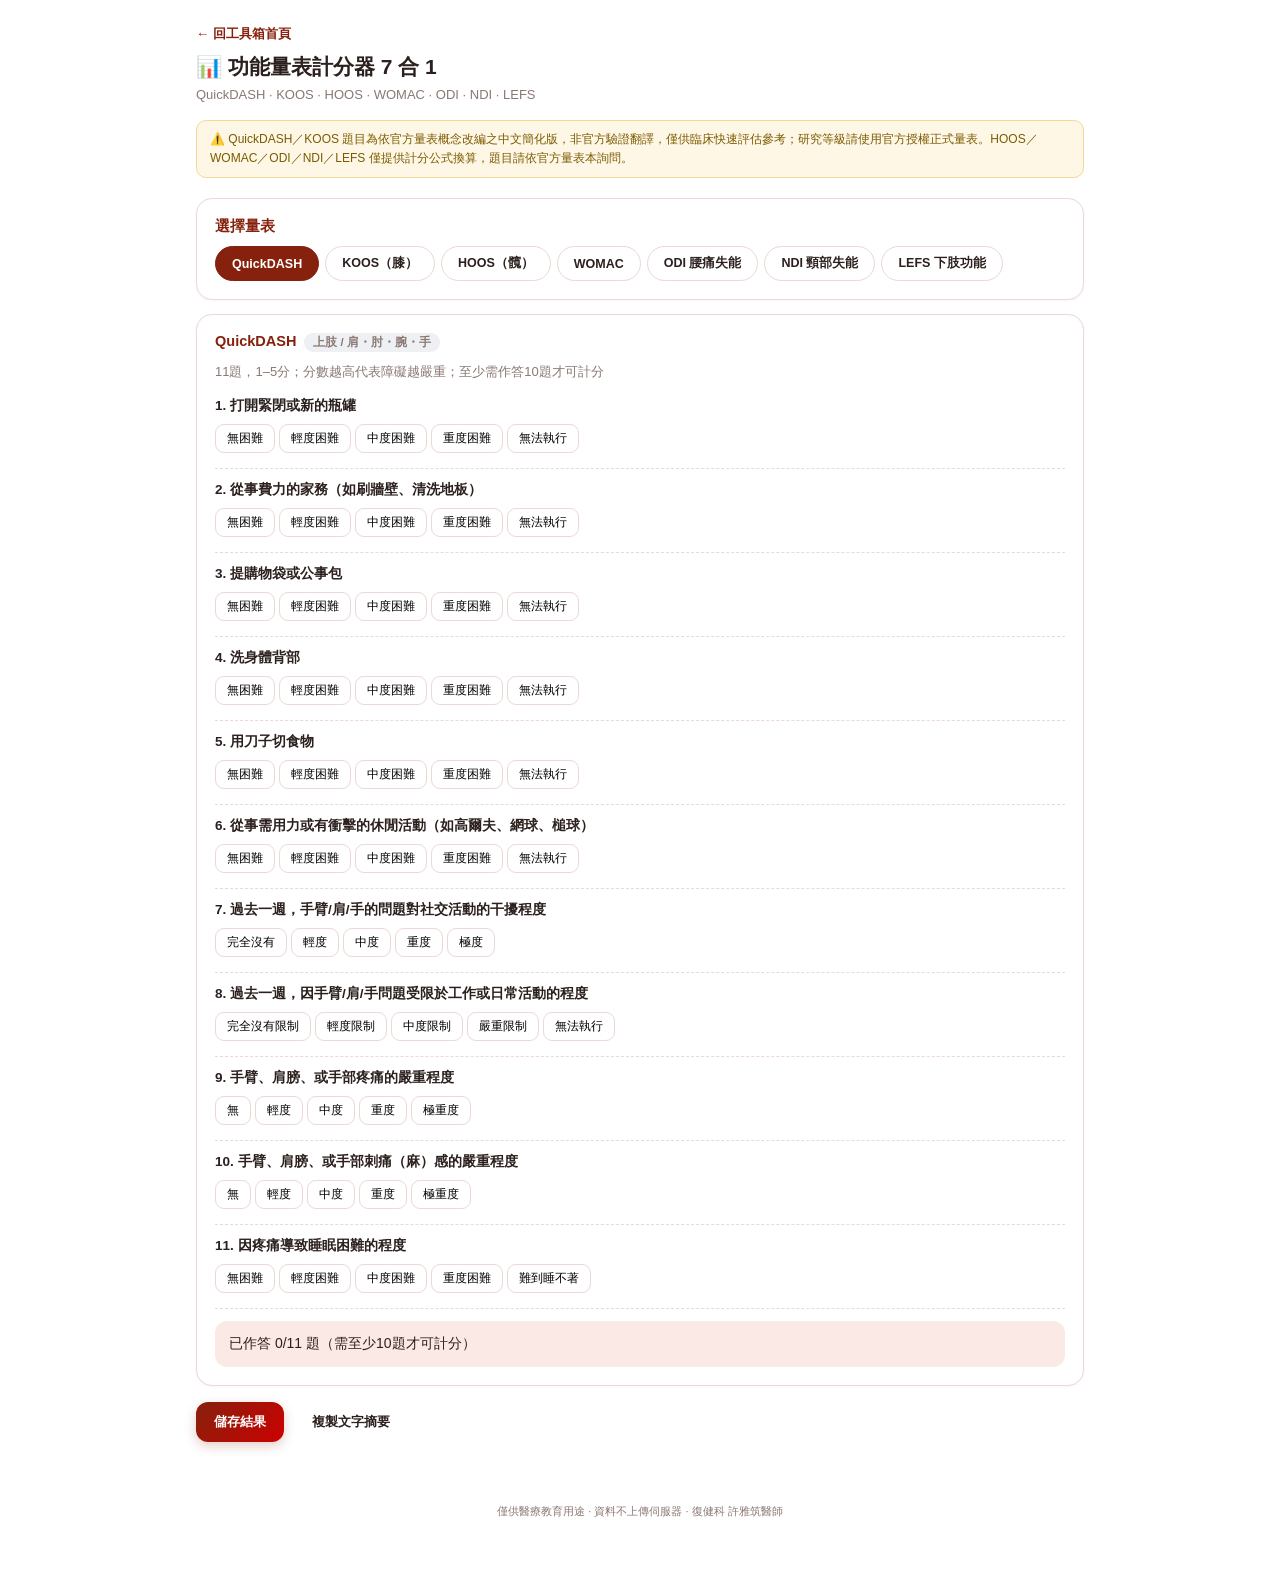
<file: outcome-scales.html>
<!DOCTYPE html>
<html lang="zh-TW"><head><meta charset="UTF-8"><meta name="viewport" content="width=device-width, initial-scale=1.0">
<title>功能量表計分器 | 復健科臨床工具</title>
<link rel="stylesheet" href="style.css">
<style>.opt-btn{border:1px solid var(--line);background:#fff;border-radius:9px;padding:6px 11px;font-size:11.5px;cursor:pointer;margin:3px 4px 3px 0;}
.opt-btn.active{background:var(--accent);color:#fff;border-color:var(--accent);}
.q-card{padding-bottom:12px;margin-bottom:12px;border-bottom:1px dashed var(--line);}
.q-card:last-child{border-bottom:none;}
.subscale-title{font-weight:800;color:var(--accent2);font-size:13px;margin:14px 0 8px;}
</style>
</head>
<body><div class="wrap">
<a class="back" href="index.html">← 回工具箱首頁</a>
<h1>📊 功能量表計分器 7 合 1</h1>
<div class="sub">QuickDASH · KOOS · HOOS · WOMAC · ODI · NDI · LEFS</div>
<div class="disclaimer">⚠️ QuickDASH／KOOS 題目為依官方量表概念改編之中文簡化版，非官方驗證翻譯，僅供臨床快速評估參考；研究等級請使用官方授權正式量表。HOOS／WOMAC／ODI／NDI／LEFS 僅提供計分公式換算，題目請依官方量表本詢問。</div>

<div class="card">
  <div class="section-title">選擇量表</div>
  <div class="badge-row" id="scaleTabs"></div>
</div>

<div class="card" id="calcCard"></div>

<div class="toolbar">
  <button class="action btn-primary" id="saveBtn">儲存結果</button>
  <button class="action btn-ghost" id="exportBtn">複製文字摘要</button>
</div>
<div class="saved-note" id="savedNote"></div>

<div class="card" style="display:none;" id="historyCard">
  <div class="section-title">🕓 歷史紀錄</div>
  <div id="historyList"></div>
</div>
<footer>僅供醫療教育用途 · 資料不上傳伺服器 · 復健科 許雅筑醫師</footer>
</div>

<script src="common.js"></script>
<script>
const STORE_KEY = "outcome_scales_v2";

// ---------- QuickDASH 完整題目 ----------
const QUICKDASH_ITEMS = [
  {text:"打開緊閉或新的瓶罐", type:"diff"},
  {text:"從事費力的家務（如刷牆壁、清洗地板）", type:"diff"},
  {text:"提購物袋或公事包", type:"diff"},
  {text:"洗身體背部", type:"diff"},
  {text:"用刀子切食物", type:"diff"},
  {text:"從事需用力或有衝擊的休閒活動（如高爾夫、網球、槌球）", type:"diff"},
  {text:"過去一週，手臂/肩/手的問題對社交活動的干擾程度", type:"interfere"},
  {text:"過去一週，因手臂/肩/手問題受限於工作或日常活動的程度", type:"limit"},
  {text:"手臂、肩膀、或手部疼痛的嚴重程度", type:"severity"},
  {text:"手臂、肩膀、或手部刺痛（麻）感的嚴重程度", type:"severity"},
  {text:"因疼痛導致睡眠困難的程度", type:"diff_sleep"},
];
const QUICKDASH_OPTS = {
  diff: ["無困難","輕度困難","中度困難","重度困難","無法執行"],
  interfere: ["完全沒有","輕度","中度","重度","極度"],
  limit: ["完全沒有限制","輕度限制","中度限制","嚴重限制","無法執行"],
  severity: ["無","輕度","中度","重度","極重度"],
  diff_sleep: ["無困難","輕度困難","中度困難","重度困難","難到睡不著"],
};
let qdAnswers = {};

// ---------- KOOS 5子量表題目（改編簡化版） ----------
const KOOS_SUBSCALES = {
  "症狀 Symptoms": ["膝蓋腫脹","活動時感覺磨擦音或喀喀聲","活動時膝蓋卡住或鎖住感","無法完全伸直膝蓋","無法完全彎曲膝蓋"],
  "疼痛 Pain": ["一般膝蓋疼痛頻率","扭動/旋轉膝蓋時疼痛","完全伸直膝蓋時疼痛","完全彎曲膝蓋時疼痛","走在平地上疼痛","上下樓梯疼痛","夜間躺床時疼痛","坐著或躺著時疼痛","站立時疼痛"],
  "日常活動 ADL": ["下樓梯","上樓梯","從坐姿站起","站立","彎腰撿地上物品","走在平地","上下車","購物","穿襪子/褲子","起床","脫襪子/褲子","躺床翻身","進出浴缸","坐姿如廁","粗重家務","輕度家務"],
  "運動休閒 Sport/Rec": ["蹲下","跑步","跳躍","扭轉/旋轉患膝","跪下"],
  "生活品質 QOL": ["多常意識到膝蓋問題","是否因膝蓋問題改變生活型態以避免傷膝活動","對膝蓋的信賴/信心程度","整體膝蓋造成的困擾程度"],
};
const KOOS_OPTS = ["無","輕度","中度","重度","極重度"];
let koosAnswers = {}; // {subscale: {idx: score}}

const SCALES = {
  quickdash: { label:"QuickDASH", kind:"detailed-quickdash" },
  koos: { label:"KOOS（膝）", kind:"detailed-koos" },
  hoos: {
    label: "HOOS（髖）", region:"5 子量表：疼痛/症狀/日常活動/運動休閒/生活品質", kind:"generic-multi",
    subs:["疼痛 Pain","症狀 Symptoms","日常活動 ADL","運動休閒 Sport/Rec","生活品質 QOL"],
    formula:(sum,n)=>100-(sum/(n*4))*100, note:"公式：100 − (分數總和÷(題數×4))×100，分數越高代表功能越好"
  },
  womac: {
    label:"WOMAC", region:"3 子量表：疼痛(5題)/僵硬(2題)/功能(17題)", kind:"generic-multi",
    subs:[{name:"疼痛 Pain（5題）",max:5},{name:"僵硬 Stiffness（2題）",max:2},{name:"功能 Function（17題）",max:17}],
    formula:(sum,n)=>(sum/(n*4))*100, note:"公式：(分數總和÷(題數×4))×100，分數越高代表症狀/失能越嚴重"
  },
  odi: { label:"ODI 腰痛失能", region:"10個面向，每項0–5分", kind:"generic-single", items:10,
    formula:(sum,n)=>(sum/(n*5))*100, note:"0–20%輕度 / 21–40%中度 / 41–60%重度 / 61–80%極重度 / 81–100%臥床或誇大" },
  ndi: { label:"NDI 頸部失能", region:"10個面向，每項0–5分", kind:"generic-single", items:10,
    formula:(sum,n)=>(sum/(n*5))*100, note:"10–28%輕度 / 30–48%中度 / 50–68%重度 / 72–100%完全失能" },
  lefs: { label:"LEFS 下肢功能", region:"20題，每題0–4分", kind:"generic-single", items:20,
    formula:(sum,n)=>sum, note:"總分0–80，分數越高代表功能越好" },
};

let current = 'quickdash';

function renderTabs(){
  const c = document.getElementById('scaleTabs');
  c.innerHTML = Object.entries(SCALES).map(([k,v])=>`<button class="choice-btn ${k===current?'active':''}" data-k="${k}">${v.label}</button>`).join('');
  c.querySelectorAll('button').forEach(b=>{
    b.addEventListener('click', ()=>{ current = b.getAttribute('data-k'); renderTabs(); renderCalc(); });
  });
}

function renderCalc(){
  const s = SCALES[current];
  const c = document.getElementById('calcCard');
  if(s.kind === 'detailed-quickdash'){ renderQuickDash(c); }
  else if(s.kind === 'detailed-koos'){ renderKoos(c); }
  else if(s.kind === 'generic-single'){ renderGenericSingle(c, s); }
  else if(s.kind === 'generic-multi'){ renderGenericMulti(c, s); }
}

// ---- QuickDASH render ----
function renderQuickDash(c){
  c.innerHTML = `<div class="section-title">QuickDASH<span class="pill" style="margin-left:8px;">上肢 / 肩・肘・腕・手</span></div>
    <div class="sub">11題，1–5分；分數越高代表障礙越嚴重；至少需作答10題才可計分</div>` +
    QUICKDASH_ITEMS.map((it,i)=>`
      <div class="q-card">
        <div class="item-name">${i+1}. ${it.text}</div>
        <div data-qi="${i}" style="margin-top:6px;">
          ${QUICKDASH_OPTS[it.type].map((o,oi)=>`<button class="opt-btn" data-v="${oi+1}">${o}</button>`).join('')}
        </div>
      </div>`).join('') +
    `<div class="result-box" id="resultBox" style="margin-top:10px;">作答後自動計算</div>`;
  c.querySelectorAll('[data-qi]').forEach(group=>{
    const qi = group.getAttribute('data-qi');
    group.querySelectorAll('.opt-btn').forEach(btn=>{
      btn.addEventListener('click', ()=>{
        qdAnswers[qi] = parseInt(btn.getAttribute('data-v'));
        group.querySelectorAll('.opt-btn').forEach(b=>b.classList.toggle('active', b===btn));
        computeQuickDash();
      });
    });
  });
  computeQuickDash();
}
function computeQuickDash(){
  const box = document.getElementById('resultBox');
  const answered = Object.keys(qdAnswers).length;
  if(answered < 10){ box.innerHTML = `已作答 ${answered}/11 題（需至少10題才可計分）`; return; }
  const sum = Object.values(qdAnswers).reduce((a,b)=>a+b,0);
  const score = ((sum/answered) - 1) * 25;
  box.innerHTML = `<div class="result-num">${score.toFixed(1)}</div><div>已作答 ${answered}/11 題，分數越高代表上肢失能程度越嚴重（範圍0–100）</div>`;
}

// ---- KOOS render ----
function renderKoos(c){
  let html = `<div class="section-title">KOOS（膝）<span class="pill" style="margin-left:8px;">膝關節</span></div>
    <div class="sub">5大範疇，依過去一週狀況評估，分數越高代表功能越好（0=極重度症狀，100=無症狀）</div>`;
  Object.entries(KOOS_SUBSCALES).forEach(([sub, items])=>{
    html += `<div class="subscale-title">${sub}</div>`;
    items.forEach((item,i)=>{
      const key = sub+'_'+i;
      html += `<div class="q-card">
        <div class="item-name" style="font-size:13px;">${item}</div>
        <div data-key="${key}" style="margin-top:6px;">
          ${KOOS_OPTS.map((o,oi)=>`<button class="opt-btn" data-v="${oi}">${o}</button>`).join('')}
        </div>
      </div>`;
    });
  });
  html += `<div class="result-box" id="resultBox" style="margin-top:10px;">作答後自動計算</div>`;
  c.innerHTML = html;
  c.querySelectorAll('[data-key]').forEach(group=>{
    const key = group.getAttribute('data-key');
    group.querySelectorAll('.opt-btn').forEach(btn=>{
      btn.addEventListener('click', ()=>{
        koosAnswers[key] = parseInt(btn.getAttribute('data-v'));
        group.querySelectorAll('.opt-btn').forEach(b=>b.classList.toggle('active', b===btn));
        computeKoos();
      });
    });
  });
  computeKoos();
}
function computeKoos(){
  const box = document.getElementById('resultBox');
  let html = '';
  Object.entries(KOOS_SUBSCALES).forEach(([sub, items])=>{
    let sum=0, count=0;
    items.forEach((item,i)=>{
      const key = sub+'_'+i;
      if(koosAnswers[key] !== undefined){ sum += koosAnswers[key]; count++; }
    });
    if(count>0){
      const score = 100 - (sum/(count*4))*100;
      html += `<div>${sub}：<b>${score.toFixed(1)}</b>（已答${count}/${items.length}題）</div>`;
    } else {
      html += `<div>${sub}：尚未作答</div>`;
    }
  });
  box.innerHTML = html;
}

// ---- generic single (ODI/NDI/LEFS) ----
function renderGenericSingle(c, s){
  c.innerHTML = `
    <div class="section-title">${s.label}<div class="item-sub">${s.region}</div></div>
    <div class="grid2">
      <div><div class="item-sub">已作答題數</div><input type="number" id="nItems" value="${s.items}"></div>
      <div><div class="item-sub">分數總和</div><input type="number" id="sumScore" placeholder="0"></div>
    </div>
    <div class="result-box" id="resultBox" style="margin-top:12px;">輸入後自動計算</div>
    <div class="item-sub" style="margin-top:8px;">${s.note}</div>`;
  document.getElementById('nItems').addEventListener('input', ()=>computeGenericSingle(s));
  document.getElementById('sumScore').addEventListener('input', ()=>computeGenericSingle(s));
  computeGenericSingle(s);
}
function computeGenericSingle(s){
  const n = parseFloat(document.getElementById('nItems').value) || 0;
  const sum = parseFloat(document.getElementById('sumScore').value) || 0;
  const box = document.getElementById('resultBox');
  if(n<=0){ box.innerHTML='請輸入有效題數'; return; }
  const score = s.formula(sum, n);
  box.innerHTML = `<div class="result-num">${score.toFixed(1)}</div>`;
}

// ---- generic multi (HOOS/WOMAC) ----
function renderGenericMulti(c, s){
  const subs = current==='womac' ? s.subs : s.subs.map(name=>({name, max:null}));
  c.innerHTML = `<div class="section-title">${s.label}<div class="item-sub">${s.region}</div></div>` +
    subs.map((sub,i)=>{
      const name = typeof sub==='string'?sub:sub.name;
      const max = typeof sub==='string'?'':sub.max;
      return `<div class="row">
        <div class="item-name">${name}</div>
        <div class="grid2" style="width:220px;">
          <input type="number" id="n_${i}" placeholder="題數" value="${max||''}">
          <input type="number" id="s_${i}" placeholder="總分">
        </div>
      </div>`;
    }).join('') +
    `<div class="result-box" id="resultBox" style="margin-top:12px;">輸入後自動計算</div>
     <div class="item-sub" style="margin-top:8px;">${s.note}</div>`;
  subs.forEach((_,i)=>{
    document.getElementById('n_'+i).addEventListener('input', ()=>computeGenericMulti(s, subs.length));
    document.getElementById('s_'+i).addEventListener('input', ()=>computeGenericMulti(s, subs.length));
  });
  computeGenericMulti(s, subs.length);
}
function computeGenericMulti(s, count){
  const box = document.getElementById('resultBox');
  let html = '', valid = true;
  for(let i=0;i<count;i++){
    const n = parseFloat(document.getElementById('n_'+i).value) || 0;
    const sum = parseFloat(document.getElementById('s_'+i).value) || 0;
    if(n<=0){ valid=false; continue; }
    const score = s.formula(sum, n);
    html += `<div>子量表 ${i+1}：<b>${score.toFixed(1)}</b></div>`;
  }
  box.innerHTML = valid ? html : '請完整輸入各子量表的題數與總分';
}

function summaryText(){
  const s = SCALES[current];
  const lines = [`${s.label} 計分摘要 - ${new Date().toLocaleString('zh-TW')}`];
  lines.push(document.getElementById('resultBox').innerText.replace(/\n+/g,' / '));
  return lines.join('\n');
}

renderTabs();
renderCalc();

document.getElementById('saveBtn').addEventListener('click', ()=>{
  rtSave(STORE_KEY, summaryText());
  rtFlash(document.getElementById('savedNote'), '已儲存到本機 ✓');
  rtRenderHistory(STORE_KEY, document.getElementById('historyList'));
});
document.getElementById('exportBtn').addEventListener('click', ()=>{
  rtCopy(summaryText(), document.getElementById('savedNote'));
});
rtRenderHistory(STORE_KEY, document.getElementById('historyList'));
</script>
</body></html>
</file>
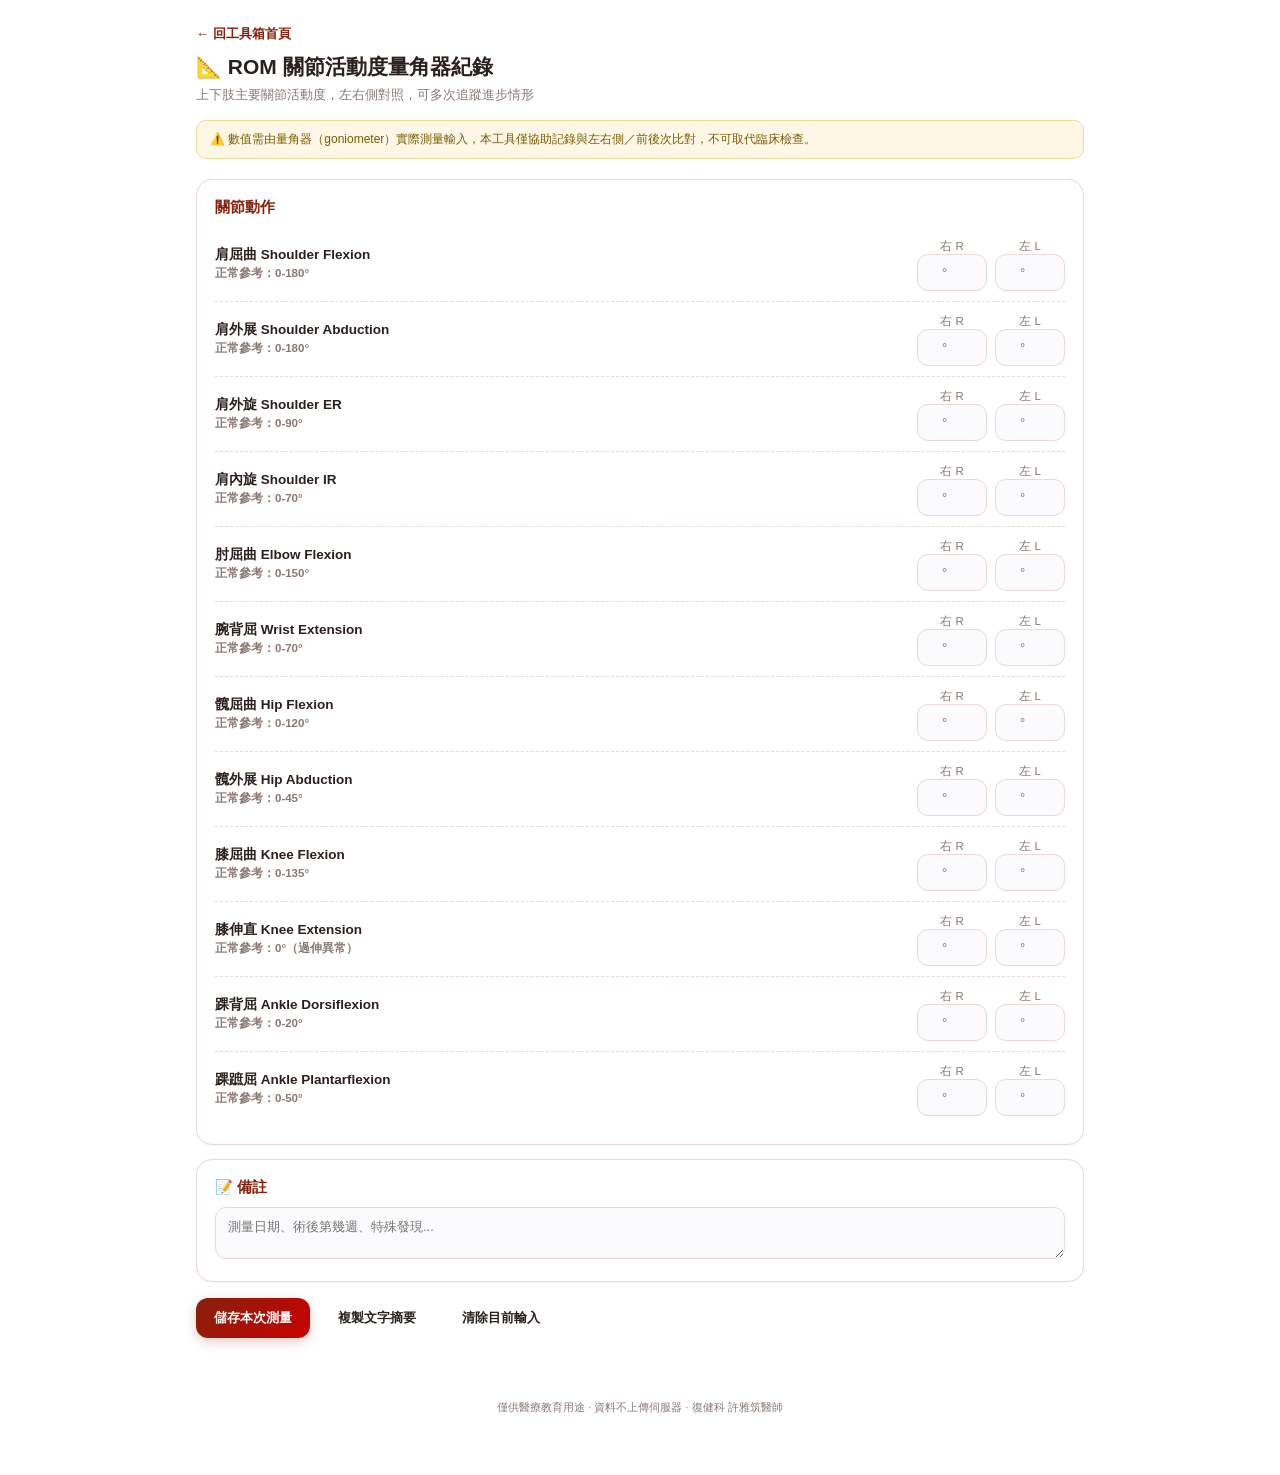
<file: rom-goniometer.html>
<!DOCTYPE html>
<html lang="zh-TW"><head><meta charset="UTF-8"><meta name="viewport" content="width=device-width, initial-scale=1.0">
<title>ROM 關節活動度測量 | 復健科臨床工具</title>
<link rel="stylesheet" href="style.css"></head>
<body><div class="wrap">
<a class="back" href="index.html">← 回工具箱首頁</a>
<h1>📐 ROM 關節活動度量角器紀錄</h1>
<div class="sub">上下肢主要關節活動度，左右側對照，可多次追蹤進步情形</div>
<div class="disclaimer">⚠️ 數值需由量角器（goniometer）實際測量輸入，本工具僅協助記錄與左右側／前後次比對，不可取代臨床檢查。</div>

<div class="card">
  <div class="section-title">關節動作</div>
  <div id="romList"></div>
</div>

<div class="card">
  <div class="section-title">📝 備註</div>
  <textarea id="notes" placeholder="測量日期、術後第幾週、特殊發現..."></textarea>
</div>

<div class="toolbar">
  <button class="action btn-primary" id="saveBtn">儲存本次測量</button>
  <button class="action btn-ghost" id="exportBtn">複製文字摘要</button>
  <button class="action btn-ghost" id="clearBtn">清除目前輸入</button>
</div>
<div class="saved-note" id="savedNote"></div>

<div class="card" style="display:none;" id="historyCard">
  <div class="section-title">🕓 歷史紀錄（可比對進步）</div>
  <div id="historyList"></div>
</div>
<footer>僅供醫療教育用途 · 資料不上傳伺服器 · 復健科 許雅筑醫師</footer>
</div>

<script src="common.js"></script>
<script>
const STORE_KEY = "rom_records_v1";
const MOTIONS = [
  {name:"肩屈曲 Shoulder Flexion", norm:"0-180°"},
  {name:"肩外展 Shoulder Abduction", norm:"0-180°"},
  {name:"肩外旋 Shoulder ER", norm:"0-90°"},
  {name:"肩內旋 Shoulder IR", norm:"0-70°"},
  {name:"肘屈曲 Elbow Flexion", norm:"0-150°"},
  {name:"腕背屈 Wrist Extension", norm:"0-70°"},
  {name:"髖屈曲 Hip Flexion", norm:"0-120°"},
  {name:"髖外展 Hip Abduction", norm:"0-45°"},
  {name:"膝屈曲 Knee Flexion", norm:"0-135°"},
  {name:"膝伸直 Knee Extension", norm:"0°（過伸異常）"},
  {name:"踝背屈 Ankle Dorsiflexion", norm:"0-20°"},
  {name:"踝蹠屈 Ankle Plantarflexion", norm:"0-50°"},
];

function buildUI(){
  const c = document.getElementById('romList');
  c.innerHTML = MOTIONS.map((m,i)=>`
    <div class="row">
      <div class="item-name">${m.name}<div class="item-sub">正常參考：${m.norm}</div></div>
      <div style="display:flex;gap:8px;">
        <div><div class="item-sub" style="text-align:center;">右 R</div><input type="number" id="R${i}" placeholder="°" style="width:70px;text-align:center;"></div>
        <div><div class="item-sub" style="text-align:center;">左 L</div><input type="number" id="L${i}" placeholder="°" style="width:70px;text-align:center;"></div>
      </div>
    </div>`).join('');
}

function summaryText(){
  const lines = [`ROM 關節活動度紀錄 - ${new Date().toLocaleString('zh-TW')}`];
  MOTIONS.forEach((m,i)=>{
    const r = document.getElementById('R'+i).value;
    const l = document.getElementById('L'+i).value;
    if(r || l){
      lines.push(`${m.name}：右 ${r||'-'}° / 左 ${l||'-'}°`);
    }
  });
  const notes = document.getElementById('notes').value.trim();
  if(notes) lines.push(`\n備註：${notes}`);
  return lines.join('\n');
}

buildUI();

document.getElementById('saveBtn').addEventListener('click', ()=>{
  rtSave(STORE_KEY, summaryText());
  rtFlash(document.getElementById('savedNote'), '已儲存到本機 ✓');
  rtRenderHistory(STORE_KEY, document.getElementById('historyList'));
});
document.getElementById('exportBtn').addEventListener('click', ()=>{
  rtCopy(summaryText(), document.getElementById('savedNote'));
});
document.getElementById('clearBtn').addEventListener('click', ()=>{
  MOTIONS.forEach((m,i)=>{ document.getElementById('R'+i).value=''; document.getElementById('L'+i).value=''; });
  document.getElementById('notes').value='';
});
rtRenderHistory(STORE_KEY, document.getElementById('historyList'));
</script>
</body></html>
</file>
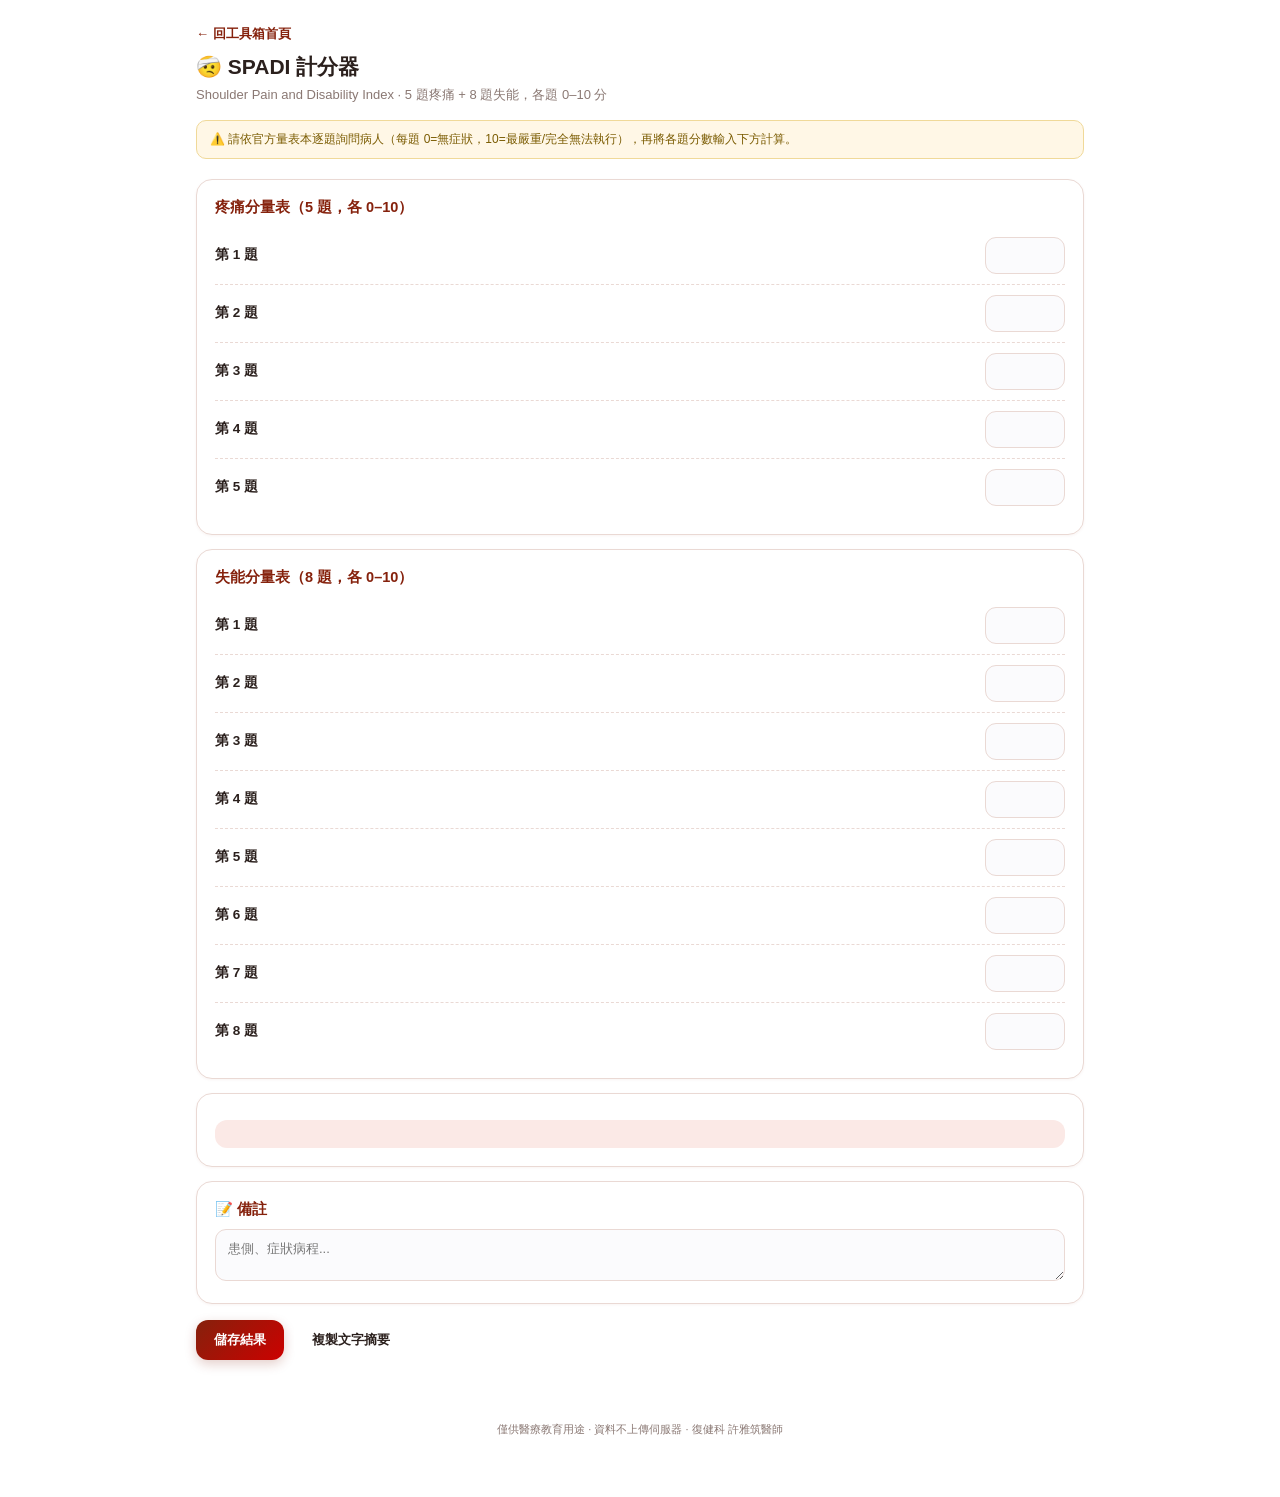
<file: spadi-shoulder.html>
<!DOCTYPE html>
<html lang="zh-TW"><head><meta charset="UTF-8"><meta name="viewport" content="width=device-width, initial-scale=1.0">
<title>SPADI 肩痛與失能指數 | 復健科臨床工具</title>
<link rel="stylesheet" href="style.css"></head>
<body><div class="wrap">
<a class="back" href="index.html">← 回工具箱首頁</a>
<h1>🤕 SPADI 計分器</h1>
<div class="sub">Shoulder Pain and Disability Index · 5 題疼痛 + 8 題失能，各題 0–10 分</div>
<div class="disclaimer">⚠️ 請依官方量表本逐題詢問病人（每題 0=無症狀，10=最嚴重/完全無法執行），再將各題分數輸入下方計算。</div>

<div class="card">
  <div class="section-title">疼痛分量表（5 題，各 0–10）</div>
  <div id="painList"></div>
</div>
<div class="card">
  <div class="section-title">失能分量表（8 題，各 0–10）</div>
  <div id="disList"></div>
</div>
<div class="card">
  <div class="result-box" id="resultBox"></div>
</div>

<div class="card">
  <div class="section-title">📝 備註</div>
  <textarea id="notes" placeholder="患側、症狀病程..."></textarea>
</div>

<div class="toolbar">
  <button class="action btn-primary" id="saveBtn">儲存結果</button>
  <button class="action btn-ghost" id="exportBtn">複製文字摘要</button>
</div>
<div class="saved-note" id="savedNote"></div>
<div class="card" style="display:none;" id="historyCard">
  <div class="section-title">🕓 歷史紀錄</div>
  <div id="historyList"></div>
</div>
<footer>僅供醫療教育用途 · 資料不上傳伺服器 · 復健科 許雅筑醫師</footer>
</div>

<script src="common.js"></script>
<script>
const STORE_KEY = "spadi_score_v1";
function buildInputs(containerId, n, prefix){
  const c = document.getElementById(containerId);
  let html = '';
  for(let i=1;i<=n;i++){
    html += `<div class="row"><div class="item-name">第 ${i} 題</div><input type="number" min="0" max="10" id="${prefix}${i}" style="width:80px;" oninput="compute()"></div>`;
  }
  c.innerHTML = html;
}
function compute(){
  let painSum = 0, painCount = 0, disSum = 0, disCount = 0;
  for(let i=1;i<=5;i++){
    const v = parseFloat(document.getElementById('p'+i).value);
    if(!isNaN(v)){ painSum += v; painCount++; }
  }
  for(let i=1;i<=8;i++){
    const v = parseFloat(document.getElementById('d'+i).value);
    if(!isNaN(v)){ disSum += v; disCount++; }
  }
  const box = document.getElementById('resultBox');
  if(painCount===0 && disCount===0){ box.innerHTML='請輸入分數'; return; }
  const painScore = painCount>0 ? (painSum/(painCount*10))*100 : null;
  const disScore = disCount>0 ? (disSum/(disCount*10))*100 : null;
  const total = (painCount>0 && disCount>0) ? ((painSum+disSum)/((painCount+disCount)*10))*100 : null;
  box.innerHTML = `
    <div>疼痛分量表：<b>${painScore!==null?painScore.toFixed(1):'-'}</b> / 100（已填 ${painCount}/5 題）</div>
    <div style="margin-top:4px;">失能分量表：<b>${disScore!==null?disScore.toFixed(1):'-'}</b> / 100（已填 ${disCount}/8 題）</div>
    <div style="margin-top:8px;" class="result-num">${total!==null?total.toFixed(1):'-'}</div>
    <div>SPADI 總分（需 13 題皆填答才完整），分數越高代表疼痛/失能越嚴重</div>
  `;
}
buildInputs('painList', 5, 'p');
buildInputs('disList', 8, 'd');

function summaryText(){
  const notes = document.getElementById('notes').value.trim();
  return `SPADI 評估摘要 - ${new Date().toLocaleString('zh-TW')}\n` + document.getElementById('resultBox').innerText + (notes?`\n備註：${notes}`:'');
}
document.getElementById('saveBtn').addEventListener('click', ()=>{
  rtSave(STORE_KEY, summaryText());
  rtFlash(document.getElementById('savedNote'), '已儲存到本機 ✓');
  rtRenderHistory(STORE_KEY, document.getElementById('historyList'));
});
document.getElementById('exportBtn').addEventListener('click', ()=>{
  rtCopy(summaryText(), document.getElementById('savedNote'));
});
rtRenderHistory(STORE_KEY, document.getElementById('historyList'));
</script>
</body></html>
</file>
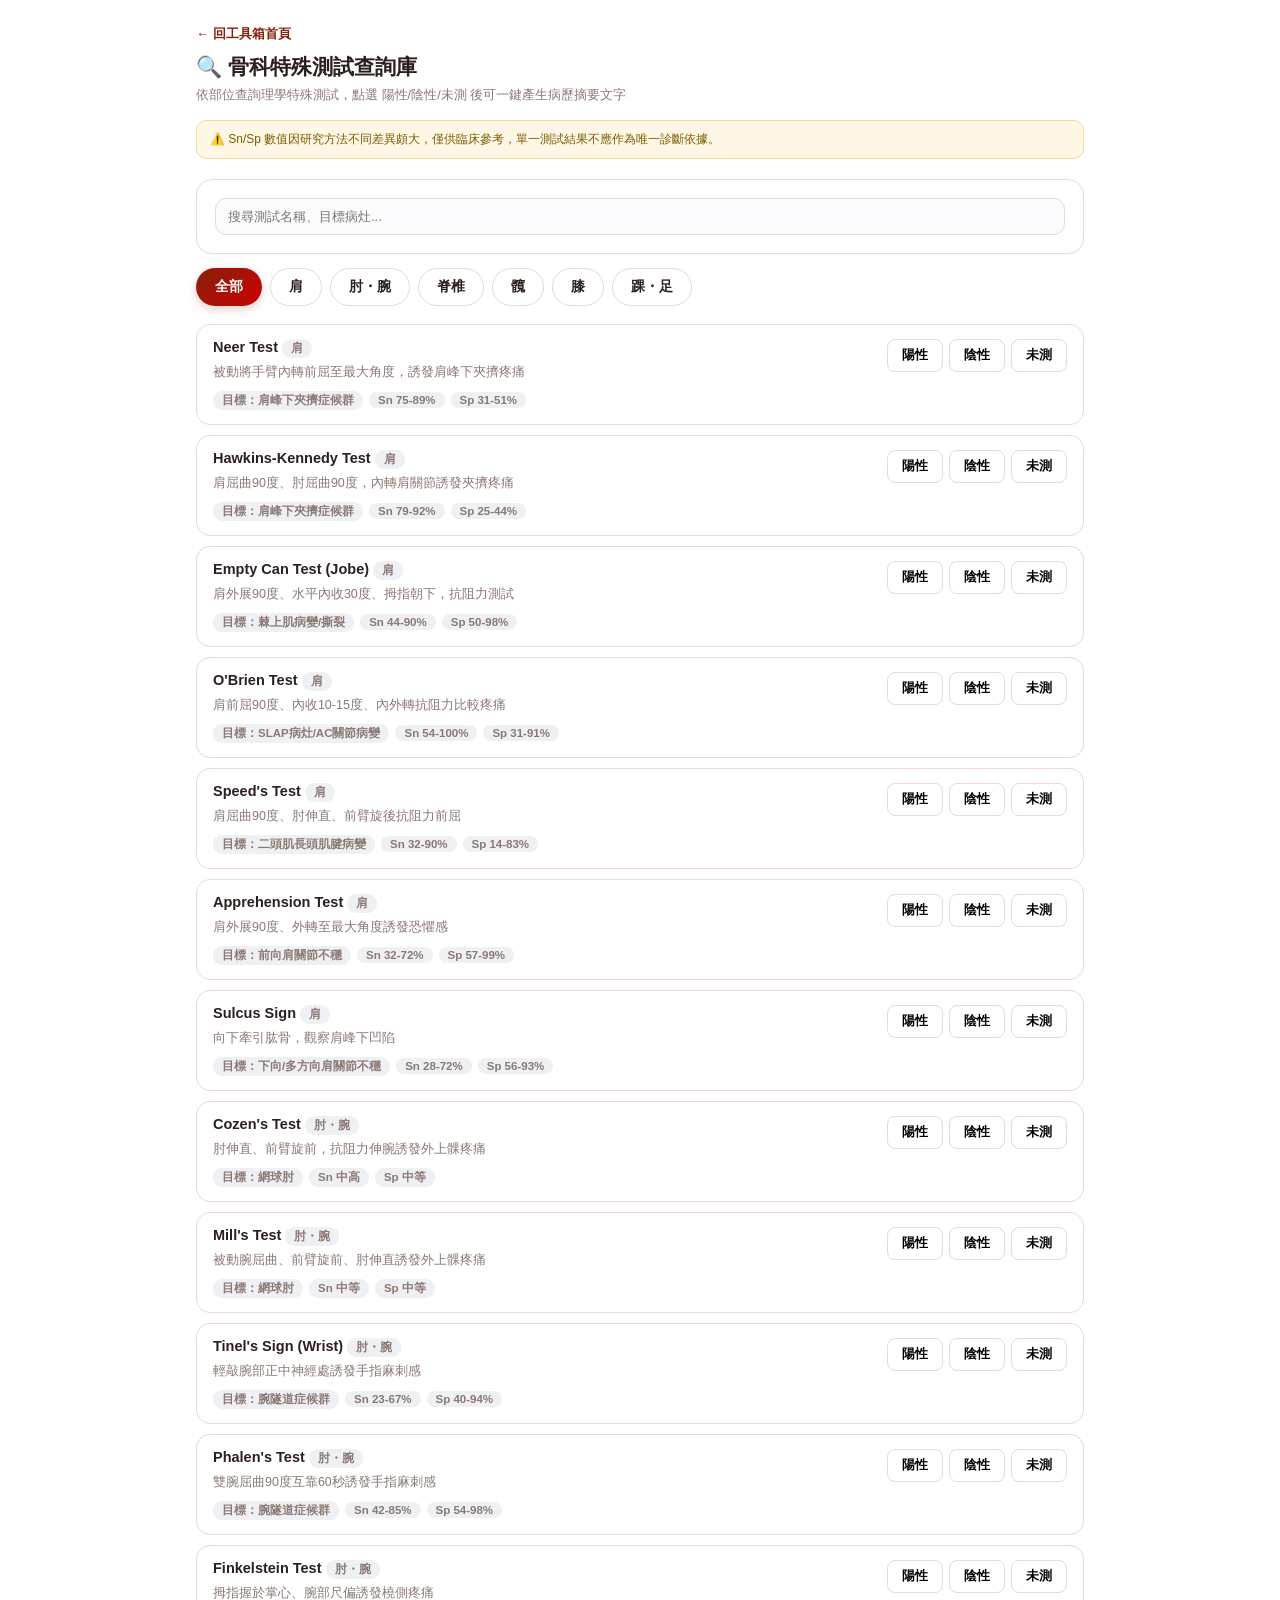
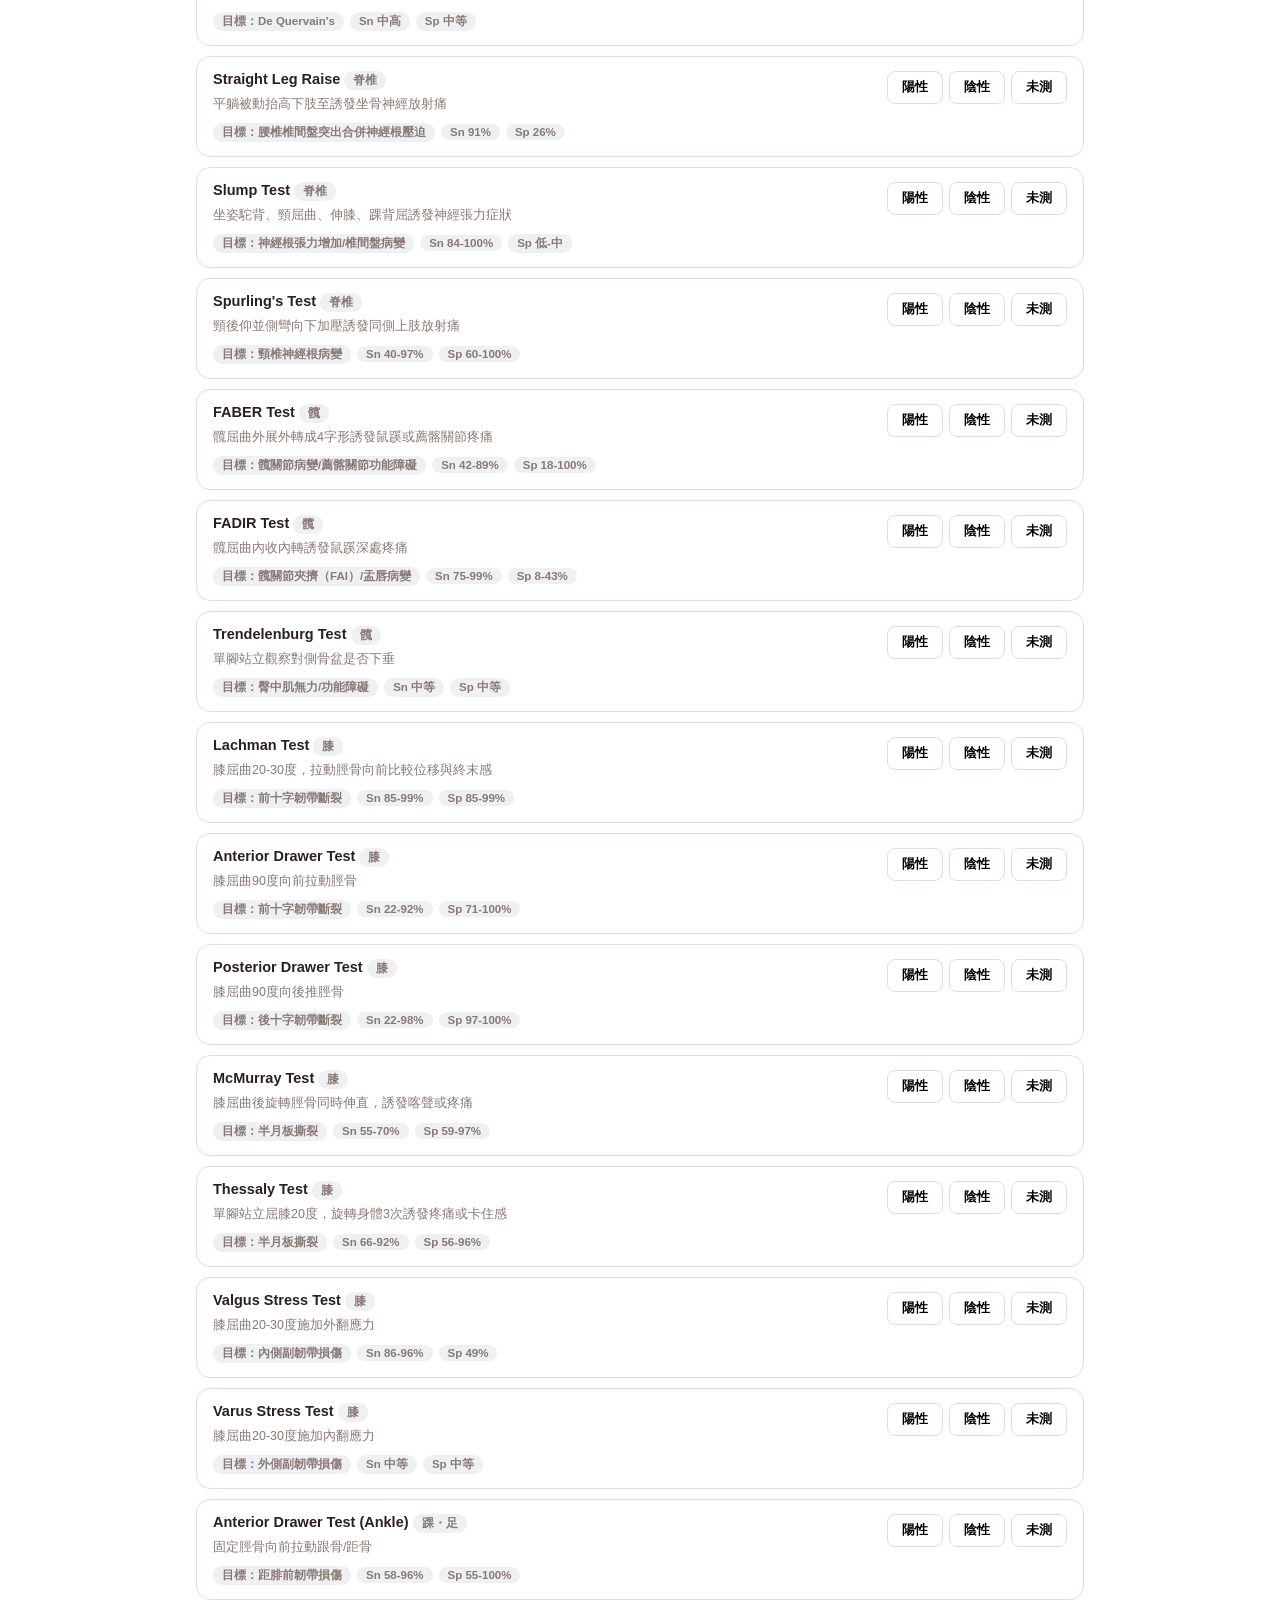
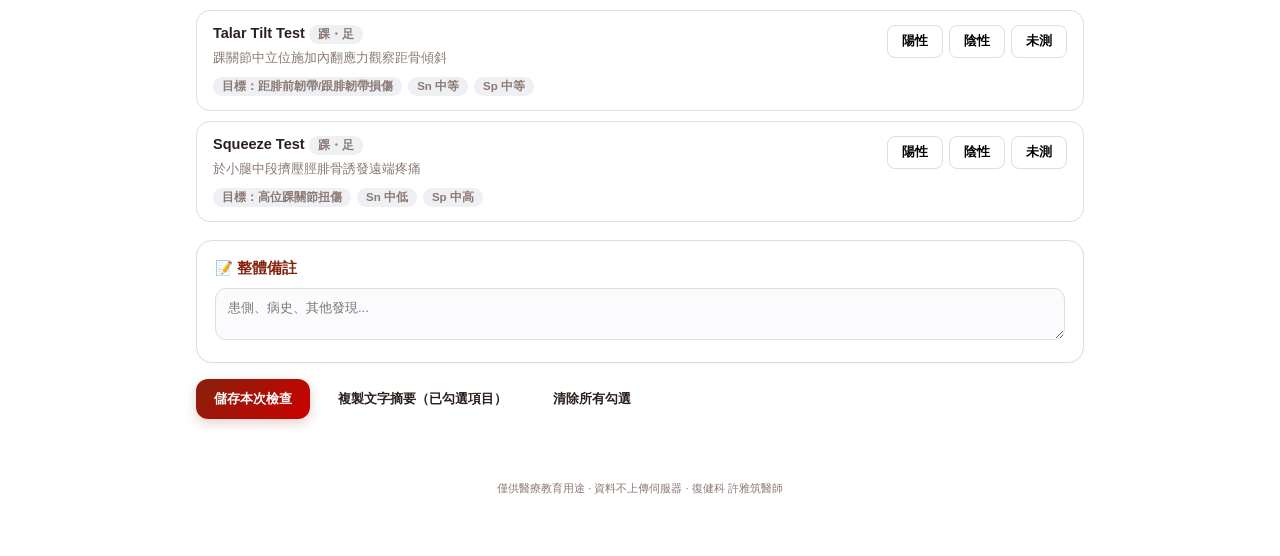
<file: special-tests.html>
<!DOCTYPE html>
<html lang="zh-TW"><head><meta charset="UTF-8"><meta name="viewport" content="width=device-width, initial-scale=1.0">
<title>骨科特殊測試庫 | 復健科臨床工具</title>
<link rel="stylesheet" href="style.css">
<style>
  .test-card{background:var(--card);border:1px solid var(--line);border-radius:14px;padding:14px 16px;margin-bottom:10px;}
  .test-head{display:flex;justify-content:space-between;align-items:flex-start;gap:12px;flex-wrap:wrap;}
  .test-name{font-weight:700;font-size:14.5px;}
  .test-desc{color:var(--sub);font-size:12.5px;margin-top:4px;line-height:1.6;}
  .pn-group{display:flex;gap:6px;flex-shrink:0;}
  .pn-btn{border:1px solid var(--line);background:#fff;border-radius:8px;padding:7px 14px;font-size:12.5px;font-weight:700;cursor:pointer;}
  .pn-btn.pos.active{background:#fde8e8;border-color:var(--bad);color:var(--bad);}
  .pn-btn.neg.active{background:#e8f7ec;border-color:var(--good);color:var(--good);}
  .pn-btn.na.active{background:#eef0f3;border-color:var(--sub);color:var(--sub);}
  .stat-row{margin-top:8px;}
</style>
</head>
<body><div class="wrap">
<a class="back" href="index.html">← 回工具箱首頁</a>
<h1>🔍 骨科特殊測試查詢庫</h1>
<div class="sub">依部位查詢理學特殊測試，點選 陽性/陰性/未測 後可一鍵產生病歷摘要文字</div>
<div class="disclaimer">⚠️ Sn/Sp 數值因研究方法不同差異頗大，僅供臨床參考，單一測試結果不應作為唯一診斷依據。</div>

<div class="card">
  <input type="text" id="searchBox" placeholder="搜尋測試名稱、目標病灶...">
</div>

<div class="region-tabs" id="regionTabs"></div>
<div id="resultsArea"></div>

<div class="card" style="margin-top:18px;">
  <div class="section-title">📝 整體備註</div>
  <textarea id="notes" placeholder="患側、病史、其他發現..."></textarea>
</div>

<div class="toolbar">
  <button class="action btn-primary" id="saveBtn">儲存本次檢查</button>
  <button class="action btn-ghost" id="exportBtn">複製文字摘要（已勾選項目）</button>
  <button class="action btn-ghost" id="clearBtn">清除所有勾選</button>
</div>
<div class="saved-note" id="savedNote"></div>

<div class="card" style="display:none;" id="historyCard">
  <div class="section-title">🕓 歷史紀錄</div>
  <div id="historyList"></div>
</div>
<footer>僅供醫療教育用途 · 資料不上傳伺服器 · 復健科 許雅筑醫師</footer>
</div>

<script src="common.js"></script>
<script>
const STORE_KEY = "special_tests_v2";
const TESTS = [
  {region:"肩", name:"Neer Test", desc:"被動將手臂內轉前屈至最大角度，誘發肩峰下夾擠疼痛", target:"肩峰下夾擠症候群", sn:"75-89%", sp:"31-51%"},
  {region:"肩", name:"Hawkins-Kennedy Test", desc:"肩屈曲90度、肘屈曲90度，內轉肩關節誘發夾擠疼痛", target:"肩峰下夾擠症候群", sn:"79-92%", sp:"25-44%"},
  {region:"肩", name:"Empty Can Test (Jobe)", desc:"肩外展90度、水平內收30度、拇指朝下，抗阻力測試", target:"棘上肌病變/撕裂", sn:"44-90%", sp:"50-98%"},
  {region:"肩", name:"O'Brien Test", desc:"肩前屈90度、內收10-15度、內外轉抗阻力比較疼痛", target:"SLAP病灶/AC關節病變", sn:"54-100%", sp:"31-91%"},
  {region:"肩", name:"Speed's Test", desc:"肩屈曲90度、肘伸直、前臂旋後抗阻力前屈", target:"二頭肌長頭肌腱病變", sn:"32-90%", sp:"14-83%"},
  {region:"肩", name:"Apprehension Test", desc:"肩外展90度、外轉至最大角度誘發恐懼感", target:"前向肩關節不穩", sn:"32-72%", sp:"57-99%"},
  {region:"肩", name:"Sulcus Sign", desc:"向下牽引肱骨，觀察肩峰下凹陷", target:"下向/多方向肩關節不穩", sn:"28-72%", sp:"56-93%"},
  {region:"肘・腕", name:"Cozen's Test", desc:"肘伸直、前臂旋前，抗阻力伸腕誘發外上髁疼痛", target:"網球肘", sn:"中高", sp:"中等"},
  {region:"肘・腕", name:"Mill's Test", desc:"被動腕屈曲、前臂旋前、肘伸直誘發外上髁疼痛", target:"網球肘", sn:"中等", sp:"中等"},
  {region:"肘・腕", name:"Tinel's Sign (Wrist)", desc:"輕敲腕部正中神經處誘發手指麻刺感", target:"腕隧道症候群", sn:"23-67%", sp:"40-94%"},
  {region:"肘・腕", name:"Phalen's Test", desc:"雙腕屈曲90度互靠60秒誘發手指麻刺感", target:"腕隧道症候群", sn:"42-85%", sp:"54-98%"},
  {region:"肘・腕", name:"Finkelstein Test", desc:"拇指握於掌心、腕部尺偏誘發橈側疼痛", target:"De Quervain's", sn:"中高", sp:"中等"},
  {region:"脊椎", name:"Straight Leg Raise", desc:"平躺被動抬高下肢至誘發坐骨神經放射痛", target:"腰椎椎間盤突出合併神經根壓迫", sn:"91%", sp:"26%"},
  {region:"脊椎", name:"Slump Test", desc:"坐姿駝背、頸屈曲、伸膝、踝背屈誘發神經張力症狀", target:"神經根張力增加/椎間盤病變", sn:"84-100%", sp:"低-中"},
  {region:"脊椎", name:"Spurling's Test", desc:"頸後仰並側彎向下加壓誘發同側上肢放射痛", target:"頸椎神經根病變", sn:"40-97%", sp:"60-100%"},
  {region:"髖", name:"FABER Test", desc:"髖屈曲外展外轉成4字形誘發鼠蹊或薦髂關節疼痛", target:"髖關節病變/薦髂關節功能障礙", sn:"42-89%", sp:"18-100%"},
  {region:"髖", name:"FADIR Test", desc:"髖屈曲內收內轉誘發鼠蹊深處疼痛", target:"髖關節夾擠（FAI）/盂唇病變", sn:"75-99%", sp:"8-43%"},
  {region:"髖", name:"Trendelenburg Test", desc:"單腳站立觀察對側骨盆是否下垂", target:"臀中肌無力/功能障礙", sn:"中等", sp:"中等"},
  {region:"膝", name:"Lachman Test", desc:"膝屈曲20-30度，拉動脛骨向前比較位移與終末感", target:"前十字韌帶斷裂", sn:"85-99%", sp:"85-99%"},
  {region:"膝", name:"Anterior Drawer Test", desc:"膝屈曲90度向前拉動脛骨", target:"前十字韌帶斷裂", sn:"22-92%", sp:"71-100%"},
  {region:"膝", name:"Posterior Drawer Test", desc:"膝屈曲90度向後推脛骨", target:"後十字韌帶斷裂", sn:"22-98%", sp:"97-100%"},
  {region:"膝", name:"McMurray Test", desc:"膝屈曲後旋轉脛骨同時伸直，誘發喀聲或疼痛", target:"半月板撕裂", sn:"55-70%", sp:"59-97%"},
  {region:"膝", name:"Thessaly Test", desc:"單腳站立屈膝20度，旋轉身體3次誘發疼痛或卡住感", target:"半月板撕裂", sn:"66-92%", sp:"56-96%"},
  {region:"膝", name:"Valgus Stress Test", desc:"膝屈曲20-30度施加外翻應力", target:"內側副韌帶損傷", sn:"86-96%", sp:"49%"},
  {region:"膝", name:"Varus Stress Test", desc:"膝屈曲20-30度施加內翻應力", target:"外側副韌帶損傷", sn:"中等", sp:"中等"},
  {region:"踝・足", name:"Anterior Drawer Test (Ankle)", desc:"固定脛骨向前拉動跟骨/距骨", target:"距腓前韌帶損傷", sn:"58-96%", sp:"55-100%"},
  {region:"踝・足", name:"Talar Tilt Test", desc:"踝關節中立位施加內翻應力觀察距骨傾斜", target:"距腓前韌帶/跟腓韌帶損傷", sn:"中等", sp:"中等"},
  {region:"踝・足", name:"Squeeze Test", desc:"於小腿中段擠壓脛腓骨誘發遠端疼痛", target:"高位踝關節扭傷", sn:"中低", sp:"中高"},
];
const REGIONS = ["全部", ...Array.from(new Set(TESTS.map(t=>t.region)))];
let currentRegion = "全部";
let currentFilter = "";
let pnState = {}; // name -> 'pos'|'neg'|'na'

function renderTabs(){
  const c = document.getElementById('regionTabs');
  c.innerHTML = REGIONS.map(r=>`<button class="region-tab ${r===currentRegion?'active':''}" data-r="${r}">${r}</button>`).join('');
  c.querySelectorAll('button').forEach(b=>{
    b.addEventListener('click', ()=>{ currentRegion = b.getAttribute('data-r'); renderTabs(); renderList(); });
  });
}

function renderList(){
  const f = currentFilter.trim().toLowerCase();
  const filtered = TESTS.filter(t=>{
    const regionMatch = currentRegion === "全部" || t.region === currentRegion;
    const textMatch = !f || t.name.toLowerCase().includes(f) || t.target.toLowerCase().includes(f) || t.region.toLowerCase().includes(f);
    return regionMatch && textMatch;
  });
  const area = document.getElementById('resultsArea');
  if(filtered.length === 0){ area.innerHTML = '<div class="card sub">查無符合結果</div>'; return; }
  area.innerHTML = filtered.map(t=>{
    const state = pnState[t.name] || null;
    return `
    <div class="test-card">
      <div class="test-head">
        <div>
          <div class="test-name">${t.name} <span class="pill">${t.region}</span></div>
          <div class="test-desc">${t.desc}</div>
          <div class="stat-row"><span class="pill">目標：${t.target}</span><span class="pill">Sn ${t.sn}</span><span class="pill">Sp ${t.sp}</span></div>
        </div>
        <div class="pn-group" data-name="${t.name}">
          <button class="pn-btn pos ${state==='pos'?'active':''}" data-v="pos">陽性</button>
          <button class="pn-btn neg ${state==='neg'?'active':''}" data-v="neg">陰性</button>
          <button class="pn-btn na ${state==='na'?'active':''}" data-v="na">未測</button>
        </div>
      </div>
    </div>`;
  }).join('');
  area.querySelectorAll('.pn-group').forEach(group=>{
    const name = group.getAttribute('data-name');
    group.querySelectorAll('.pn-btn').forEach(btn=>{
      btn.addEventListener('click', ()=>{
        const v = btn.getAttribute('data-v');
        pnState[name] = (pnState[name] === v) ? null : v;
        renderList();
      });
    });
  });
}

document.getElementById('searchBox').addEventListener('input', e=>{ currentFilter = e.target.value; renderList(); });

function summaryText(){
  const lines = [`骨科特殊測試檢查摘要 - ${new Date().toLocaleString('zh-TW')}`];
  const labelMap = {pos:'(+) 陽性', neg:'(–) 陰性', na:'未測'};
  const tested = TESTS.filter(t=> pnState[t.name]);
  if(tested.length === 0){ lines.push('（尚未勾選任何測試）'); }
  tested.forEach(t=>{
    lines.push(`${t.name}（${t.target}）：${labelMap[pnState[t.name]]}`);
  });
  const notes = document.getElementById('notes').value.trim();
  if(notes) lines.push(`\n備註：${notes}`);
  return lines.join('\n');
}

document.getElementById('saveBtn').addEventListener('click', ()=>{
  rtSave(STORE_KEY, summaryText());
  rtFlash(document.getElementById('savedNote'), '已儲存到本機 ✓');
  rtRenderHistory(STORE_KEY, document.getElementById('historyList'));
});
document.getElementById('exportBtn').addEventListener('click', ()=>{
  rtCopy(summaryText(), document.getElementById('savedNote'));
});
document.getElementById('clearBtn').addEventListener('click', ()=>{
  pnState = {}; document.getElementById('notes').value=''; renderList();
});

renderTabs();
renderList();
rtRenderHistory(STORE_KEY, document.getElementById('historyList'));
</script>
</body></html>
</file>
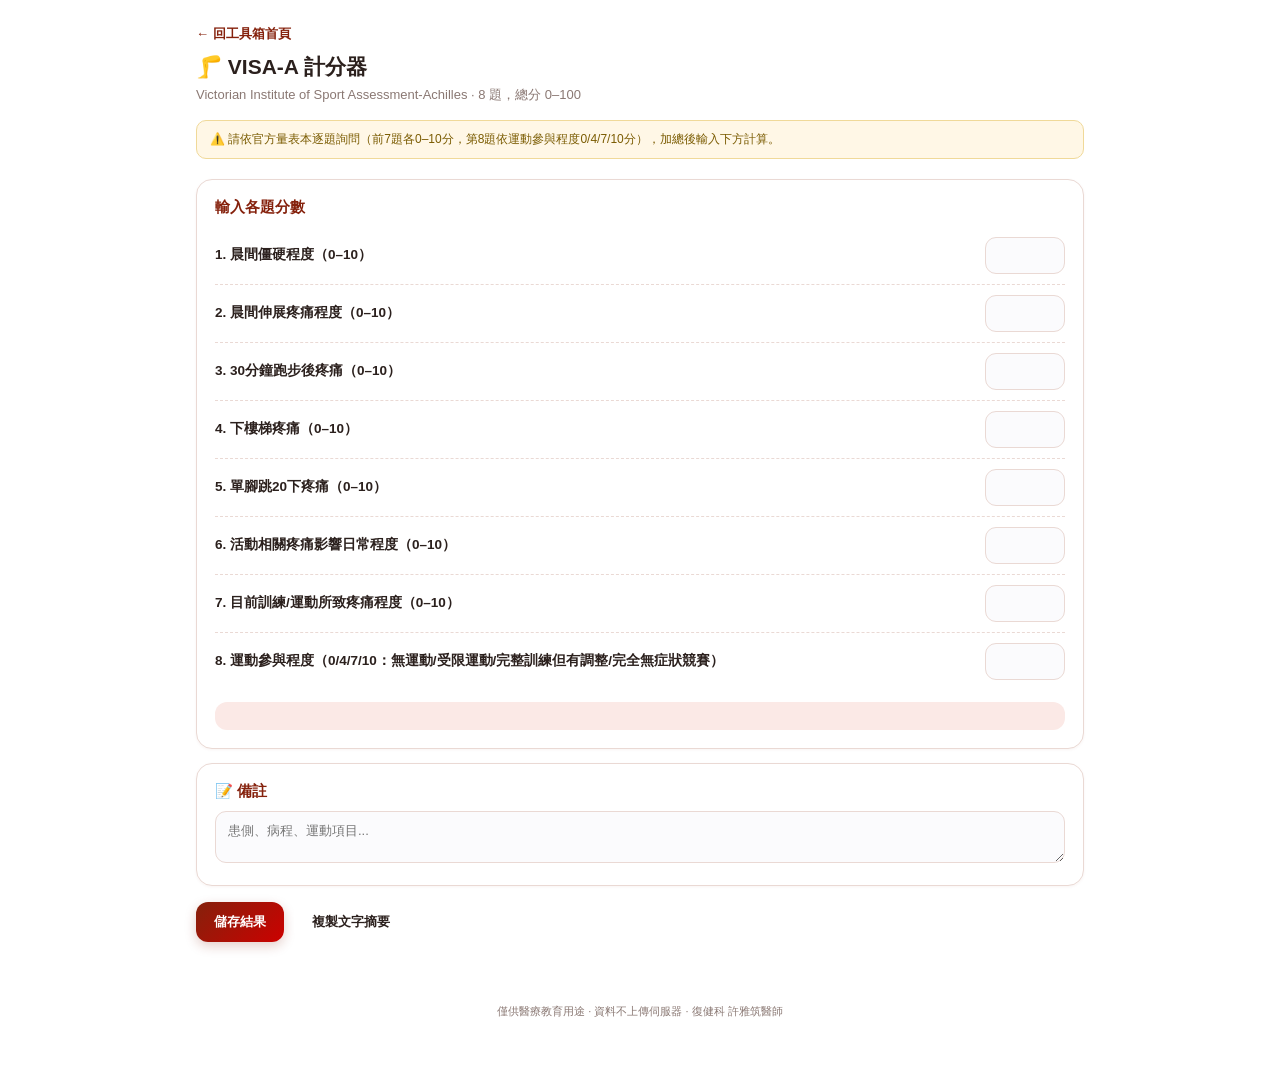
<file: visa-a-achilles.html>
<!DOCTYPE html>
<html lang="zh-TW"><head><meta charset="UTF-8"><meta name="viewport" content="width=device-width, initial-scale=1.0">
<title>VISA-A 阿基里斯肌腱病 | 復健科臨床工具</title>
<link rel="stylesheet" href="style.css"></head>
<body><div class="wrap">
<a class="back" href="index.html">← 回工具箱首頁</a>
<h1>🦵 VISA-A 計分器</h1>
<div class="sub">Victorian Institute of Sport Assessment-Achilles · 8 題，總分 0–100</div>
<div class="disclaimer">⚠️ 請依官方量表本逐題詢問（前7題各0–10分，第8題依運動參與程度0/4/7/10分），加總後輸入下方計算。</div>

<div class="card">
  <div class="section-title">輸入各題分數</div>
  <div id="itemList"></div>
  <div class="result-box" id="resultBox" style="margin-top:12px;"></div>
</div>

<div class="card">
  <div class="section-title">📝 備註</div>
  <textarea id="notes" placeholder="患側、病程、運動項目..."></textarea>
</div>

<div class="toolbar">
  <button class="action btn-primary" id="saveBtn">儲存結果</button>
  <button class="action btn-ghost" id="exportBtn">複製文字摘要</button>
</div>
<div class="saved-note" id="savedNote"></div>
<div class="card" style="display:none;" id="historyCard">
  <div class="section-title">🕓 歷史紀錄</div>
  <div id="historyList"></div>
</div>
<footer>僅供醫療教育用途 · 資料不上傳伺服器 · 復健科 許雅筑醫師</footer>
</div>

<script src="common.js"></script>
<script>
const STORE_KEY = "visa_a_score_v1";
const LABELS = [
  "晨間僵硬程度（0–10）","晨間伸展疼痛程度（0–10）","30分鐘跑步後疼痛（0–10）",
  "下樓梯疼痛（0–10）","單腳跳20下疼痛（0–10）","活動相關疼痛影響日常程度（0–10）",
  "目前訓練/運動所致疼痛程度（0–10）","運動參與程度（0/4/7/10：無運動/受限運動/完整訓練但有調整/完全無症狀競賽）"
];
function build(){
  const c = document.getElementById('itemList');
  c.innerHTML = LABELS.map((l,i)=>`<div class="row"><div class="item-name">${i+1}. ${l}</div><input type="number" min="0" max="10" id="q${i+1}" style="width:80px;" oninput="compute()"></div>`).join('');
}
function compute(){
  let sum = 0, count = 0;
  for(let i=1;i<=8;i++){
    const v = parseFloat(document.getElementById('q'+i).value);
    if(!isNaN(v)){ sum += v; count++; }
  }
  const box = document.getElementById('resultBox');
  if(count===0){ box.innerHTML='請輸入分數'; return; }
  box.innerHTML = `<div class="result-num">${sum} / 100</div><div>已填 ${count}/8 題（需全填才完整），分數越高代表功能越好、症狀越輕</div>`;
}
build();
function summaryText(){
  const notes = document.getElementById('notes').value.trim();
  return `VISA-A 評估摘要 - ${new Date().toLocaleString('zh-TW')}\n` + document.getElementById('resultBox').innerText + (notes?`\n備註：${notes}`:'');
}
document.getElementById('saveBtn').addEventListener('click', ()=>{
  rtSave(STORE_KEY, summaryText());
  rtFlash(document.getElementById('savedNote'), '已儲存到本機 ✓');
  rtRenderHistory(STORE_KEY, document.getElementById('historyList'));
});
document.getElementById('exportBtn').addEventListener('click', ()=>{
  rtCopy(summaryText(), document.getElementById('savedNote'));
});
rtRenderHistory(STORE_KEY, document.getElementById('historyList'));
</script>
</body></html>
</file>
<file: style.css>
:root{
  --bg:#ffffff; --card:#ffffff; --ink:#2b201d; --sub:#8a7873;
  --accent:#85210c; --accent2:#cc0100; --accent-light:#fbe9e6; --line:#ead9d4;
  --g0:#85210c; --g1:#cc0100; --g2:#a8341a; --g3:#85210c; --g4:#cc0100; --g5:#85210c;
  --bad:#c0392b; --warn:#b9772e; --good:#3f7d52;
  --radius:16px;
  --block-child:#fbe9e6; --block-img:#fdeeea; --block-sport:#f8ddd6; --block-sfma:#f6e2d9; --block-nhi:#f4e3da;
  --shadow-tint: rgba(133,33,12,0.18);
}
*{box-sizing:border-box;}
body{margin:0;background:var(--bg);color:var(--ink);font-family:-apple-system,BlinkMacSystemFont,"Segoe UI","PingFang TC","Microsoft JhengHei",sans-serif;}
.wrap{max-width:920px;margin:0 auto;padding:24px 16px 60px;}
.back{font-size:13px;color:var(--accent);text-decoration:none;display:inline-block;margin-bottom:10px;font-weight:600;}
.hero{background:#d4533a;border-radius:20px;padding:30px 26px;color:#fff;margin-bottom:22px;box-shadow:0 8px 24px rgba(133,33,12,0.18);}
.hero h1{font-size:25px;margin:0 0 6px;}
.hero .sub{color:rgba(255,255,255,0.88);margin:0;}
h1{font-size:21px;margin:0 0 4px;}
.sub{color:var(--sub);font-size:13px;line-height:1.6;margin-bottom:14px;}
.disclaimer{background:#fff7e6;border:1px solid #f0d999;color:#7a5b00;font-size:12px;padding:9px 13px;border-radius:10px;margin:10px 0 20px;line-height:1.6;}
.card{background:var(--card);border:1px solid var(--line);border-radius:var(--radius);padding:18px;margin-bottom:14px;box-shadow:0 1px 3px rgba(133,33,12,0.05);}
.section-title{font-size:14.5px;font-weight:800;color:var(--accent);margin:0 0 10px;}
.row{display:flex;align-items:center;justify-content:space-between;gap:12px;padding:10px 0;border-bottom:1px dashed var(--line);}
.row:last-child{border-bottom:none;}
.item-name{font-weight:600;font-size:13.5px;}
.item-sub{color:var(--sub);font-size:11.5px;margin-top:2px;}
.scbtn{width:32px;height:32px;border-radius:9px;border:1px solid var(--line);background:#fff;color:var(--sub);font-size:12.5px;font-weight:700;cursor:pointer;display:flex;align-items:center;justify-content:center;transition:.15s;}
.scbtn:hover{border-color:var(--accent);}
.scbtn.active{background:var(--accent);color:#fff;border-color:var(--accent);}
.scores{display:flex;gap:5px;flex-wrap:wrap;}
.toolbar{display:flex;gap:10px;flex-wrap:wrap;margin:16px 0;}
button.action{border:none;border-radius:12px;padding:11px 18px;font-size:13px;font-weight:700;cursor:pointer;transition:.15s;}
.btn-primary{background:linear-gradient(135deg,var(--accent),var(--accent2));color:#fff;box-shadow:0 4px 12px rgba(133,33,12,0.22);}
.btn-primary:hover{filter:brightness(1.06);}
.btn-ghost{background:#fff;border:1px solid var(--line);color:var(--ink);}
.saved-note{font-size:12px;color:var(--accent);min-height:16px;font-weight:600;}
textarea,input[type=text],input[type=number],select{width:100%;border:1px solid var(--line);border-radius:11px;padding:10px 12px;font-size:13px;font-family:inherit;background:#fbfbfd;}
textarea:focus,input:focus,select:focus{outline:none;border-color:var(--accent);background:#fff;}
.result-box{background:var(--accent-light);border-radius:12px;padding:14px;font-size:14px;margin-top:8px;}
.result-num{font-size:27px;font-weight:800;color:var(--accent);}
.tag{display:inline-block;font-size:10.5px;padding:2px 8px;border-radius:7px;font-weight:700;}
.tag.red{background:#fde8e8;color:var(--bad);}
.tag.yellow{background:#fff4dc;color:var(--warn);}
.tag.green{background:#e8f7ec;color:var(--good);}
.badge-row{display:flex;gap:6px;flex-wrap:wrap;margin-top:6px;}
.choice-btn{border:1px solid var(--line);background:#fff;color:var(--ink);border-radius:20px;padding:8px 16px;font-size:12.5px;font-weight:600;cursor:pointer;transition:.15s;}
.choice-btn.active{background:var(--accent);color:#fff;border-color:var(--accent);}
.region-tabs{display:flex;gap:8px;flex-wrap:wrap;margin-bottom:18px;}
.region-tab{border:1px solid var(--line);background:#fff;color:var(--ink);border-radius:20px;padding:9px 18px;font-size:13.5px;font-weight:700;cursor:pointer;transition:.15s;}
.region-tab.active{background:linear-gradient(135deg,var(--accent),var(--accent2));color:#fff;border-color:transparent;box-shadow:0 3px 10px rgba(133,33,12,0.22);}
.tool-card{text-decoration:none;color:inherit;display:flex;flex-direction:column;gap:6px;transition:.15s;}
.tool-card:hover{transform:translateY(-2px);border-color:var(--accent);box-shadow:0 6px 16px rgba(133,33,12,0.12);}
footer{text-align:center;color:var(--sub);font-size:11px;margin-top:30px;}
table{width:100%;border-collapse:collapse;font-size:12.5px;}
table th,table td{padding:7px 8px;border-bottom:1px solid var(--line);text-align:left;}
table th{color:var(--sub);font-weight:700;}
.grid2{display:grid;grid-template-columns:1fr 1fr;gap:10px;}
.pill{display:inline-block;background:#eef0f3;border-radius:9px;padding:2px 9px;font-size:11.5px;color:var(--sub);margin-right:6px;font-weight:600;}
.checklist-item{display:flex;align-items:flex-start;gap:10px;padding:9px 0;border-bottom:1px dashed var(--line);}
.checklist-item:last-child{border-bottom:none;}
.checklist-item input[type=checkbox]{width:18px;height:18px;margin-top:1px;accent-color:var(--accent);flex-shrink:0;}
.block-row{display:grid;grid-template-columns:repeat(3,1fr);gap:14px;margin-bottom:14px;}
@media (max-width:760px){.block-row{grid-template-columns:1fr;}}
.block-card{border-radius:18px;padding:20px;border:1px solid var(--line);}
.block-card .block-title{font-size:15px;font-weight:800;margin-bottom:4px;}
.block-card .block-sub{font-size:12px;color:var(--sub);margin-bottom:14px;}
.block-card .tool-card{background:rgba(255,255,255,0.55);border:1px solid rgba(0,0,0,0.05);border-radius:13px;padding:14px;}
.block-child{background:var(--block-child);}
.block-img{background:var(--block-img);}
.block-sport{background:var(--block-sport);}
.block-sfma{background:var(--block-sfma);}
.block-nhi{background:var(--block-nhi);}
</file>
